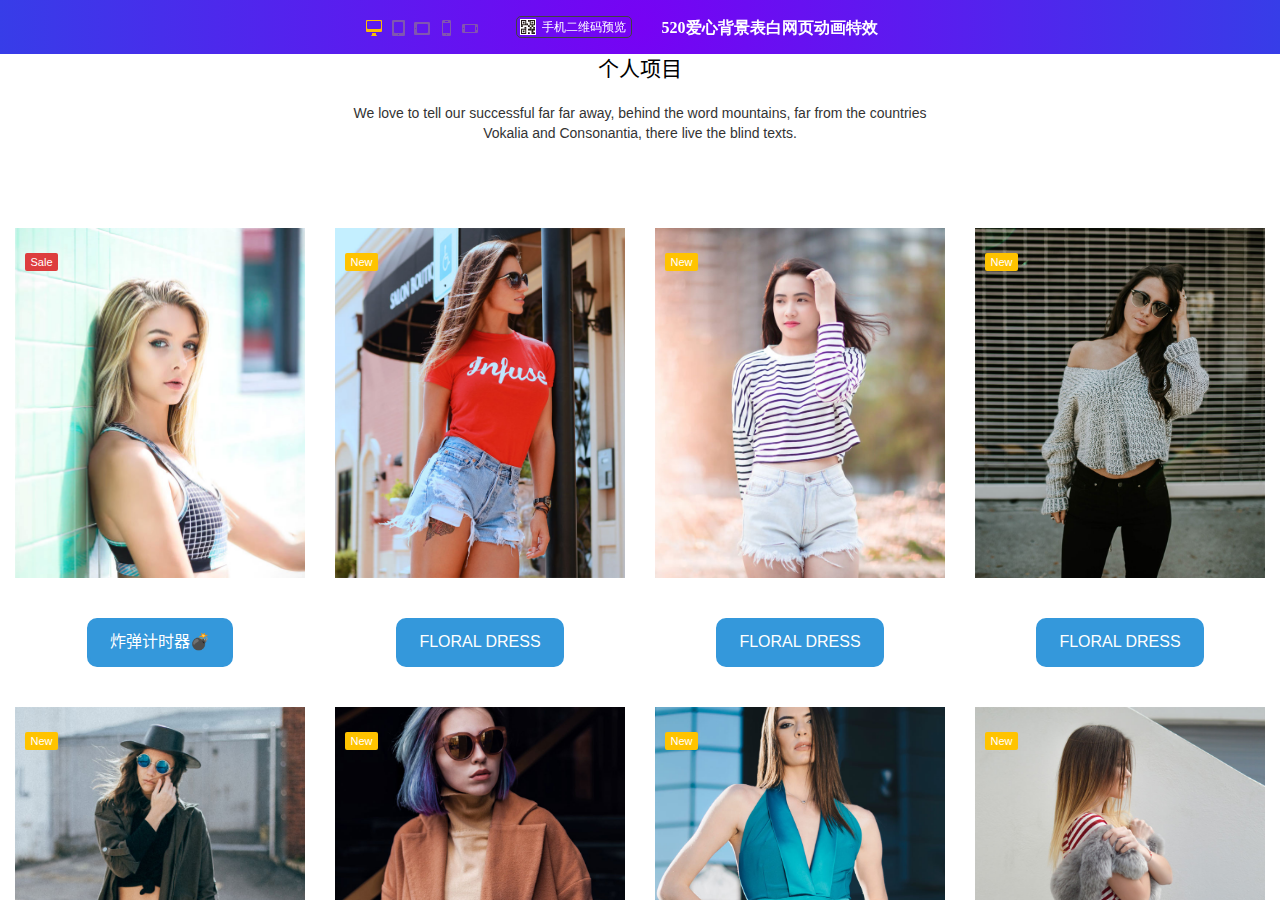
<file: index.html>
<!DOCTYPE html>
<html xmlns="http://www.w3.org/1999/xhtml">
<head>
<meta charset="utf-8">
<meta name="viewport" content="width=device-width, minimum-scale=1.0, maximum-scale=1.0">
    <title>520爱心背景表白网页动画特效</title>

    <link href="static/css/demo.css" rel="stylesheet" media="all" />

    <!--[if IE]>

    <style type="text/css">
        li.remove_frame a {
            padding-top: 5px;
            background-position: 0px -3px;
        }
    </style>

    <![endif]-->

    <script type="text/javascript" src="static/js/jquery.min.js"></script>
    <script type="text/javascript" src="static/js/jquery.qrcode.min.js"></script>
    <script type="text/javascript">
        $(document).ready(function () {
            function fixHeight() {
                var headerHeight = $("#switcher").height();
                $("#iframe").attr("height", $(window).height()-54+ "px");
            }
            $(window).resize(function () {
                fixHeight();
            }).resize();

                        $('.icon-monitor').addClass('active');
            
            $(".icon-mobile-3").click(function () {
                $("#by").css("overflow-y", "auto");
                $('#iframe-wrap').removeClass().addClass('mobile-width-3');
                $('.icon-tablet,.icon-mobile-1,.icon-monitor,.icon-mobile-2,.icon-mobile-3').removeClass('active');
                $(this).addClass('active');
                return false;
            });

            $(".icon-mobile-2").click(function () {
                $("#by").css("overflow-y", "auto");
                $('#iframe-wrap').removeClass().addClass('mobile-width-2');
                $('.icon-tablet,.icon-mobile-1,.icon-monitor,.icon-mobile-2,.icon-mobile-3').removeClass('active');
                $(this).addClass('active');
                return false;
            });

            $(".icon-mobile-1").click(function () {
                $("#by").css("overflow-y", "auto");
                $('#iframe-wrap').removeClass().addClass('mobile-width');
                $('.icon-tablet,.icon-mobile,.icon-monitor,.icon-mobile-2,.icon-mobile-3').removeClass('active');
                $(this).addClass('active');
                return false;
            });

            $(".icon-tablet").click(function () {
                $("#by").css("overflow-y", "auto");
                $('#iframe-wrap').removeClass().addClass('tablet-width');
                $('.icon-tablet,.icon-mobile-1,.icon-monitor,.icon-mobile-2,.icon-mobile-3').removeClass('active');
                $(this).addClass('active');
                return false;
            });

            $(".icon-monitor").click(function () {
                $("#by").css("overflow-y", "hidden");
                $('#iframe-wrap').removeClass().addClass('full-width');
                $('.icon-tablet,.icon-mobile-1,.icon-monitor,.icon-mobile-2,.icon-mobile-3').removeClass('active');
                $(this).addClass('active');
                return false;
            });
        });
    </script>

    <script type="text/javascript">
	function Responsive($a) {
		if ($a == true) $("#Device").css("opacity", "100");
		if ($a == false) $("#Device").css("opacity", "0");
		$('#iframe-wrap').removeClass().addClass('full-width');
		$('.icon-tablet,.icon-mobile-1,.icon-monitor,.icon-mobile-2,.icon-mobile-3').removeClass('active');
		$(this).addClass('active');
		return false;
	};
    </script>
	
	<script type="text/javascript" src="static/js/protect.js"></script>
	
</head>
<body id="by">

<div id="switcher">
    <div class="center">
        <ul>
            <div id="Device">
                <li class="device-monitor"><a href="javascript:"><div class="icon-monitor"></div></a></li>
                <li class="device-mobile"><a href="javascript:"><div class="icon-tablet"></div></a></li>
                <li class="device-mobile"><a href="javascript:"><div class="icon-mobile-1"></div></a></li>
                <li class="device-mobile-2"><a href="javascript:"><div class="icon-mobile-2"></div></a></li>
                <li class="device-mobile-3"><a href="javascript:"><div class="icon-mobile-3"></div></a></li>
            </div>
            <li class="top2">
                <a href="#">手机二维码预览</a>
                <div class="vm">
                    <div id="output"></div>
                    <p style="color:#808080;margin:10px 0 0 0;">扫一扫，直接在手机上打开</p>
                </div>
            </li>
            <li class="logoTop">
                <a href="./二级布局/index.html" style="text-align: center;">520爱心背景表白网页动画特效</a>            
                <script type="text/javascript">
                jQuery('#output').qrcode({width:150,height: 150,text: window.location.href});
            </script>
            <li class="remove_frame"><a href="./二级布局/index.html" title="移除框架"></a></li>
        </ul>
    </div>
</div>

  <div id="iframe-wrap"> 
    <iframe id="iframe" src="./二级布局/index.html" frameborder="0"  width="100%"></iframe>
</div>  

<!--百度流量统计代码-->
<script>
    var _hmt = _hmt || [];
    (function() {
        var hm = document.createElement("script");
        hm.src = "static/js/hm.js";
        var s = document.getElementsByTagName("script")[0];
        s.parentNode.insertBefore(hm, s);
    })();
</script>

</body>
</html>
</file>
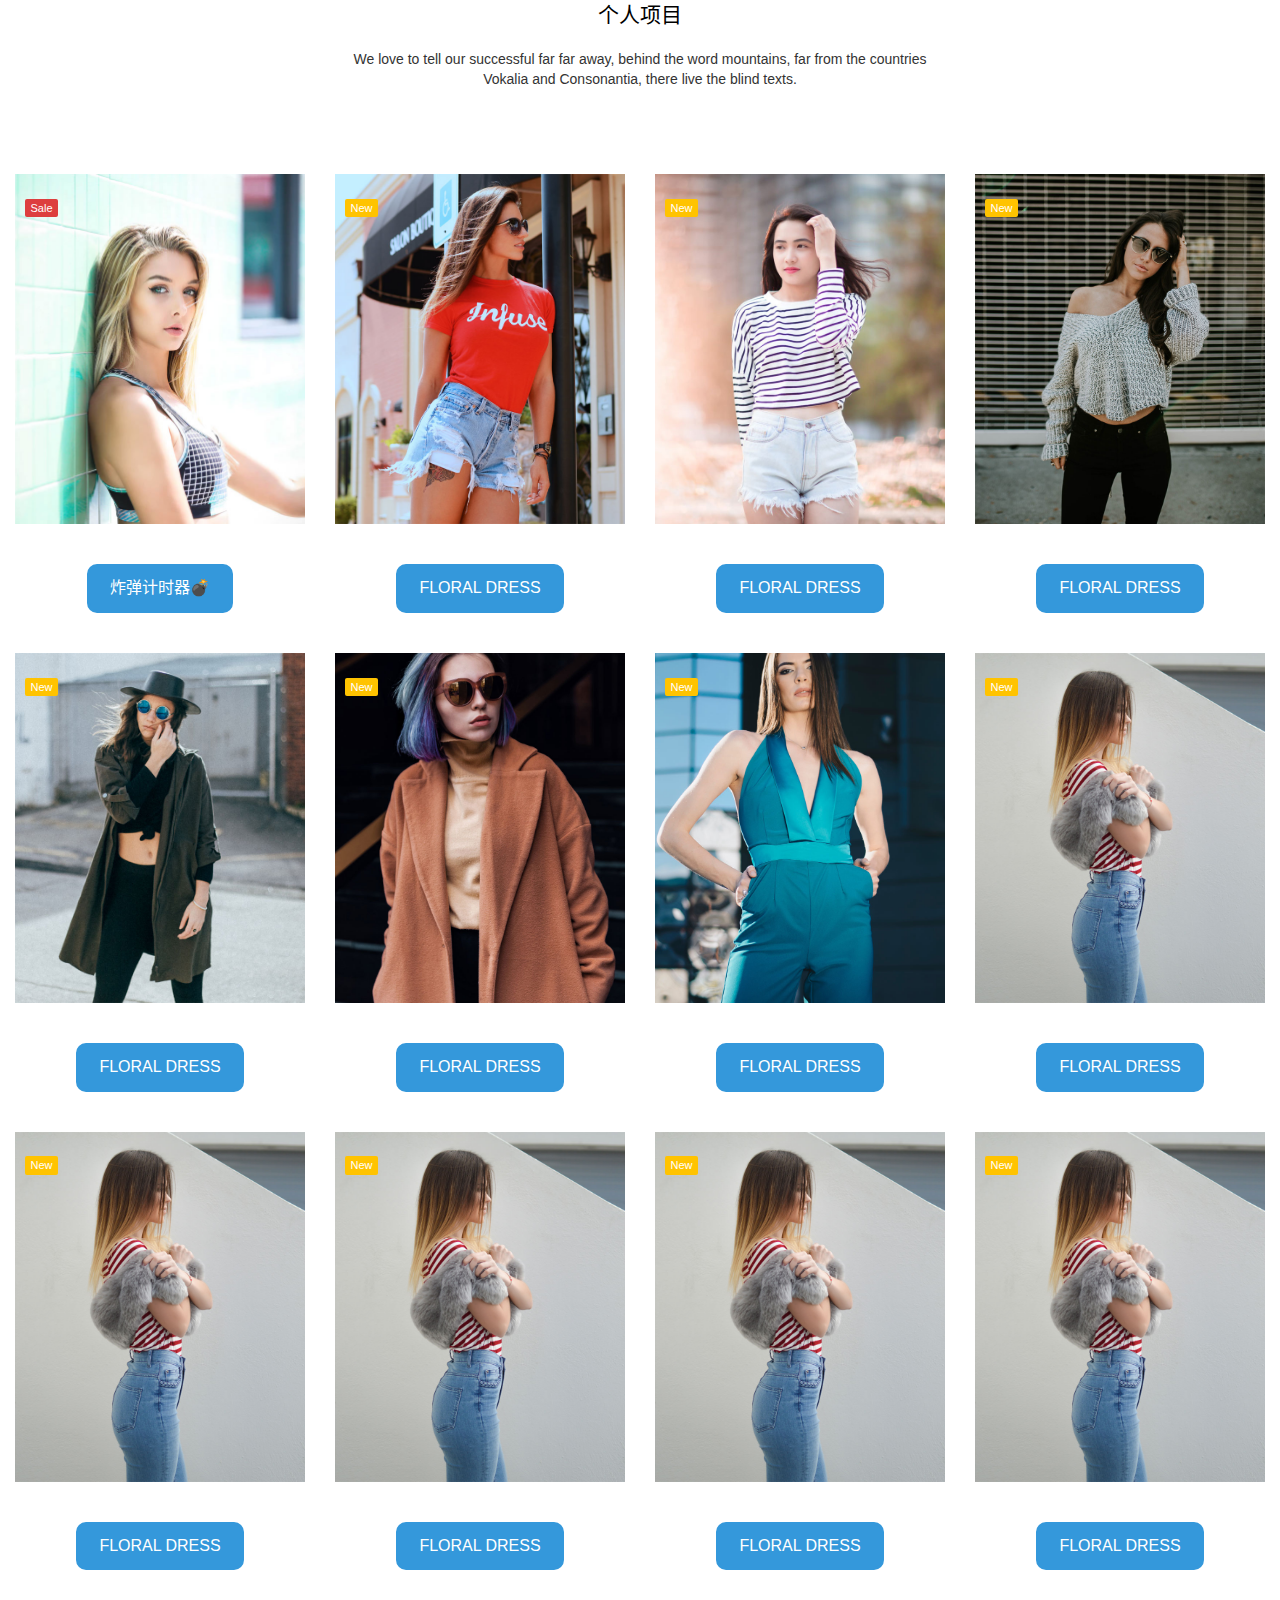
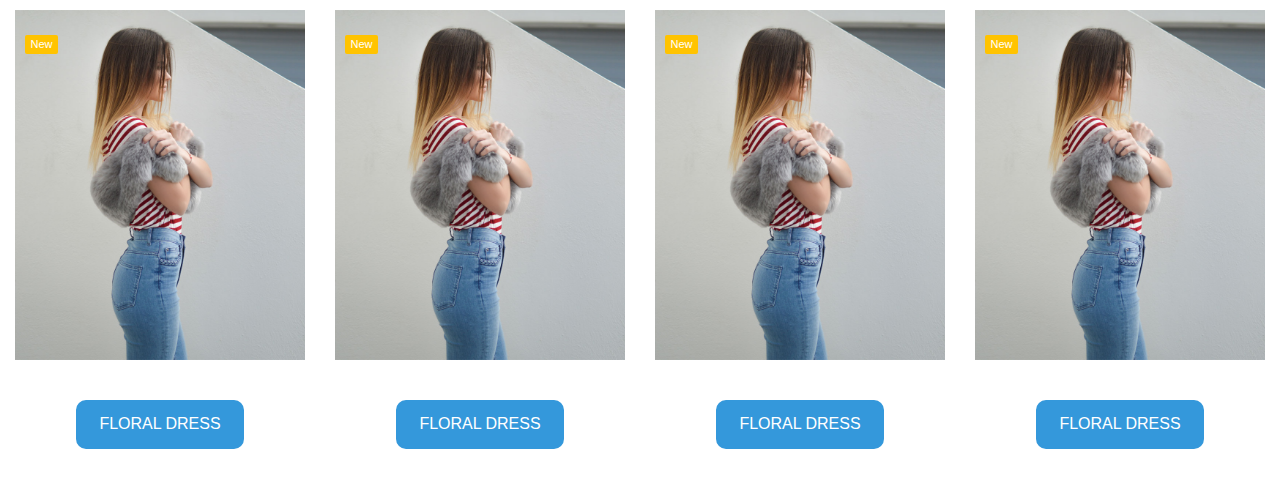
<file: 二级布局/index.html>
<!DOCTYPE html>
<html lang="zh-cn">
<head>
    <meta charset="UTF-8">
    <meta name="viewport" content="width=device-width, initial-scale=1.0">
    <title>个人简历</title>
    <link rel="stylesheet" href="static/css/style.css">
    <link rel="icon" href="./static/image/box-fill.svg" type="image/svg+xml">
</head>
<body>
    <div class="colorlib-shop">
    <div class="container">
        <div class="row1">
            <div class="col-md-6 col-md-offset-3 text-center colorlib-heading">
                <h2><span>个人项目</span></h2>
                <p>We love to tell our successful far far away, behind the word mountains, far from the countries Vokalia and Consonantia, there live the blind texts.</p>
            </div>
        </div>
        <div class="row">
            <div class="col-md-3 text-center">
                <div class="product-entry">
                    <div class="product-img" style="background-image: url(static/image/item-9.jpg);">
                        <p class="tag"><span class="sale">Sale</span></p>
                    </div>
                    <div class="desc">
                        <h3><a class="andy" class="andy" href="./炸弹计时器/index.html">炸弹计时器💣</a></h3>
                        <!-- <p class="price"><span>$199.00</span> <span class="sale">$300.00</span> </p> -->
                    </div>
                </div>
            </div>
            <div class="col-md-3 text-center">
                <div class="product-entry">
                    <div class="product-img" style="background-image: url(static/image/item-10.jpg);">
                        <p class="tag"><span class="new">New</span></p>
                    </div>
                    <div class="desc">
                        <h3><a class="andy" class="andy" href="./炸弹计时器/index.html">Floral Dress</a></h3>
                        <!-- <p class="price"><span>$300.00</span></p> -->
                    </div>
                </div>
            </div>
            <div class="col-md-3 text-center">
                <div class="product-entry">
                    <div class="product-img" style="background-image: url(static/image/item-11.jpg);">
                        <p class="tag"><span class="new">New</span></p>
                    </div>
                    <div class="desc">
                        <h3><a class="andy" href="./炸弹计时器/index.html">Floral Dress</a></h3>
                        <!-- <p class="price"><span>$300.00</span></p> -->
                    </div>
                </div>
            </div>
            <div class="col-md-3 text-center">
                <div class="product-entry">
                    <div class="product-img" style="background-image: url(static/image/item-12.jpg);">
                        <p class="tag"><span class="new">New</span></p>
                    </div>
                    <div class="desc">
                        <h3><a class="andy" href="./炸弹计时器/index.html">Floral Dress</a></h3>
                        <!-- <p class="price"><span>$300.00</span></p> -->
                    </div>
                </div>
            </div>
            <div class="col-md-3 text-center">
                <div class="product-entry">
                    <div class="product-img" style="background-image: url(static/image/item-13.jpg);">
                        <p class="tag"><span class="new">New</span></p>
                    </div>
                    <div class="desc">
                        <h3><a class="andy" href="./炸弹计时器/index.html">Floral Dress</a></h3>
                        <!-- <p class="price"><span>$300.00</span></p> -->
                    </div>
                </div>
            </div>
            <div class="col-md-3 text-center">
                <div class="product-entry">
                    <div class="product-img" style="background-image: url(static/image/item-14.jpg);">
                        <p class="tag"><span class="new">New</span></p>
                    </div>
                    <div class="desc">
                        <h3><a class="andy" href="./炸弹计时器/index.html">Floral Dress</a></h3>
                        <!-- <p class="price"><span>$300.00</span></p> -->
                    </div>
                </div>
            </div>
            <div class="col-md-3 text-center">
                <div class="product-entry">
                    <div class="product-img" style="background-image: url(static/image/item-15.jpg);">
                        <p class="tag"><span class="new">New</span></p>
                    </div>
                    <div class="desc">
                        <h3><a class="andy" href="./炸弹计时器/index.html">Floral Dress</a></h3>
                        <!-- <p class="price"><span>$300.00</span></p> -->
                    </div>
                </div>
            </div>
            <div class="col-md-3 text-center">
                <div class="product-entry">
                    <div class="product-img" style="background-image: url(static/image/item-16.jpg);">
                        <p class="tag"><span class="new">New</span></p>
                    </div>
                    <div class="desc">
                        <h3><a class="andy" href="./炸弹计时器/index.html">Floral Dress</a></h3>
                        <!-- <p class="price"><span>$300.00</span></p> -->
                    </div>
                </div>
            </div>
            <div class="col-md-3 text-center">
                <div class="product-entry">
                    <div class="product-img" style="background-image: url(static/image/item-16.jpg);">
                        <p class="tag"><span class="new">New</span></p>
                    </div>
                    <div class="desc">
                        <h3><a class="andy" href="./炸弹计时器/index.html">Floral Dress</a></h3>
                        <!-- <p class="price"><span>$300.00</span></p> -->
                    </div>
                </div>
            </div>
            <div class="col-md-3 text-center">
                <div class="product-entry">
                    <div class="product-img" style="background-image: url(static/image/item-16.jpg);">
                        <p class="tag"><span class="new">New</span></p>
                    </div>
                    <div class="desc">
                        <h3><a class="andy" href="./炸弹计时器/index.html">Floral Dress</a></h3>
                        <!-- <p class="price"><span>$300.00</span></p> -->
                    </div>
                </div>
            </div>
            <div class="col-md-3 text-center">
                <div class="product-entry">
                    <div class="product-img" style="background-image: url(static/image/item-16.jpg);">
                        <p class="tag"><span class="new">New</span></p>
                    </div>
                    <div class="desc">
                        <h3><a class="andy" href="./炸弹计时器/index.html">Floral Dress</a></h3>
                        <!-- <p class="price"><span>$300.00</span></p> -->
                    </div>
                </div>
            </div>
            <div class="col-md-3 text-center">
                <div class="product-entry">
                    <div class="product-img" style="background-image: url(static/image/item-16.jpg);">
                        <p class="tag"><span class="new">New</span></p>
                    </div>
                    <div class="desc">
                        <h3><a class="andy" href="./炸弹计时器/index.html">Floral Dress</a></h3>
                        <!-- <p class="price"><span>$300.00</span></p> -->
                    </div>
                </div>
            </div>
            <div class="col-md-3 text-center">
                <div class="product-entry">
                    <div class="product-img" style="background-image: url(static/image/item-16.jpg);">
                        <p class="tag"><span class="new">New</span></p>
                    </div>
                    <div class="desc">
                        <h3><a class="andy" href="./炸弹计时器/index.html">Floral Dress</a></h3>
                        <!-- <p class="price"><span>$300.00</span></p> -->
                    </div>
                </div>
            </div>
            <div class="col-md-3 text-center">
                <div class="product-entry">
                    <div class="product-img" style="background-image: url(static/image/item-16.jpg);">
                        <p class="tag"><span class="new">New</span></p>
                    </div>
                    <div class="desc">
                        <h3><a class="andy" href="./炸弹计时器/index.html">Floral Dress</a></h3>
                        <!-- <p class="price"><span>$300.00</span></p> -->
                    </div>
                </div>
            </div>
            <div class="col-md-3 text-center">
                <div class="product-entry">
                    <div class="product-img" style="background-image: url(static/image/item-16.jpg);">
                        <p class="tag"><span class="new">New</span></p>
                    </div>
                    <div class="desc">
                        <h3><a class="andy" href="./炸弹计时器/index.html">Floral Dress</a></h3>
                        <!-- <p class="price"><span>$300.00</span></p> -->
                    </div>
                </div>
            </div>
            <div class="col-md-3 text-center">
                <div class="product-entry">
                    <div class="product-img" style="background-image: url(static/image/item-16.jpg);">
                        <p class="tag"><span class="new">New</span></p>
                    </div>
                    <div class="desc">
                        <h3><a class="andy" href="./炸弹计时器/index.html">Floral Dress</a></h3>
                        <!-- <p class="price"><span>$300.00</span></p> -->
                    </div>
                </div>
            </div>
        </div>
    </div>
</div>
    <!-- 置顶按钮 -->
    <button id="scrollToTopBtn" class="scroll-to-top-btn"><svg xmlns="http://www.w3.org/2000/svg" width="16" height="16" fill="currentColor" class="bi bi-airplane-engines-fill" viewBox="0 0 16 16">
        <path d="M8 0c-.787 0-1.292.592-1.572 1.151A4.347 4.347 0 0 0 6 3v3.691l-2 1V7.5a.5.5 0 0 0-.5-.5h-1a.5.5 0 0 0-.5.5v1.191l-1.17.585A1.5 1.5 0 0 0 0 10.618V12a.5.5 0 0 0 .582.493l1.631-.272.313.937a.5.5 0 0 0 .948 0l.405-1.214 2.21-.369.375 2.253-1.318 1.318A.5.5 0 0 0 5.5 16h5a.5.5 0 0 0 .354-.854l-1.318-1.318.375-2.253 2.21.369.405 1.214a.5.5 0 0 0 .948 0l.313-.937 1.63.272A.5.5 0 0 0 16 12v-1.382a1.5 1.5 0 0 0-.83-1.342L14 8.691V7.5a.5.5 0 0 0-.5-.5h-1a.5.5 0 0 0-.5.5v.191l-2-1V3c0-.568-.14-1.271-.428-1.849C9.292.591 8.787 0 8 0Z"/>
    </svg></button>
    <script src="static/js/script.js"></script>
</body>
</html>
</file>
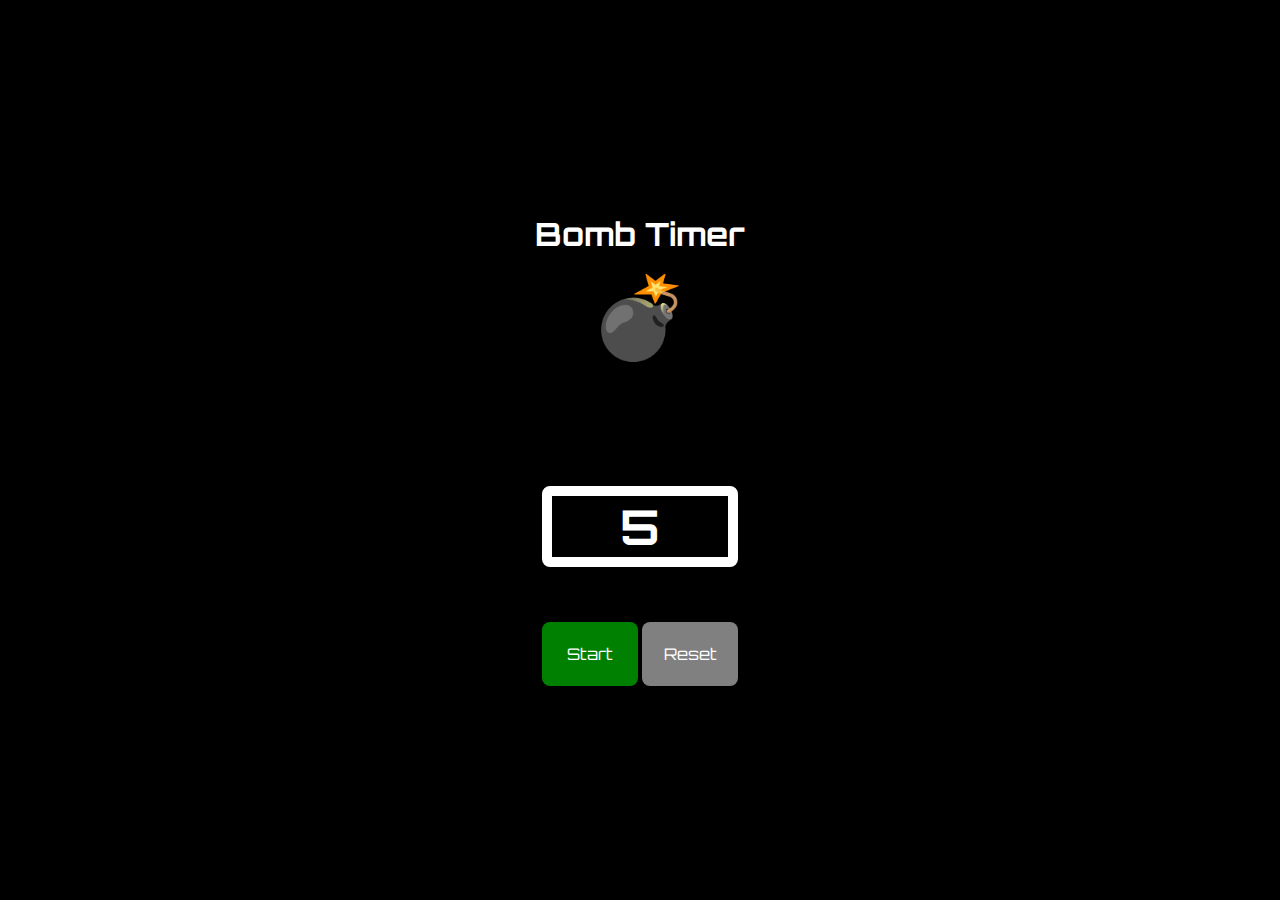
<file: 炸弹计时器/index.html>
<!DOCTYPE html>
<html lang="en" >
<head>
  <meta charset="UTF-8">
  <title>17sucai - Bomb Timer </title>
  <link rel="stylesheet" href="css/style.css">

</head>
<body>
<!-- partial:index.partial.html -->
<h1>Bomb Timer</h1>
<div id="bomb">💣</div>
<div id="ambulance">🚑</div>
<div class="stopwatch-container">
	<div class="time-display"><span id="appendTens">5</span></div>
	<div class="buttons">
		<button id="alt-btns">Start</button>
		<button id="reset-btn">Reset</button>
	</div>
</div>
<!-- partial -->
  <script  src="js/script.js"></script>

</body>
</html>
</file>
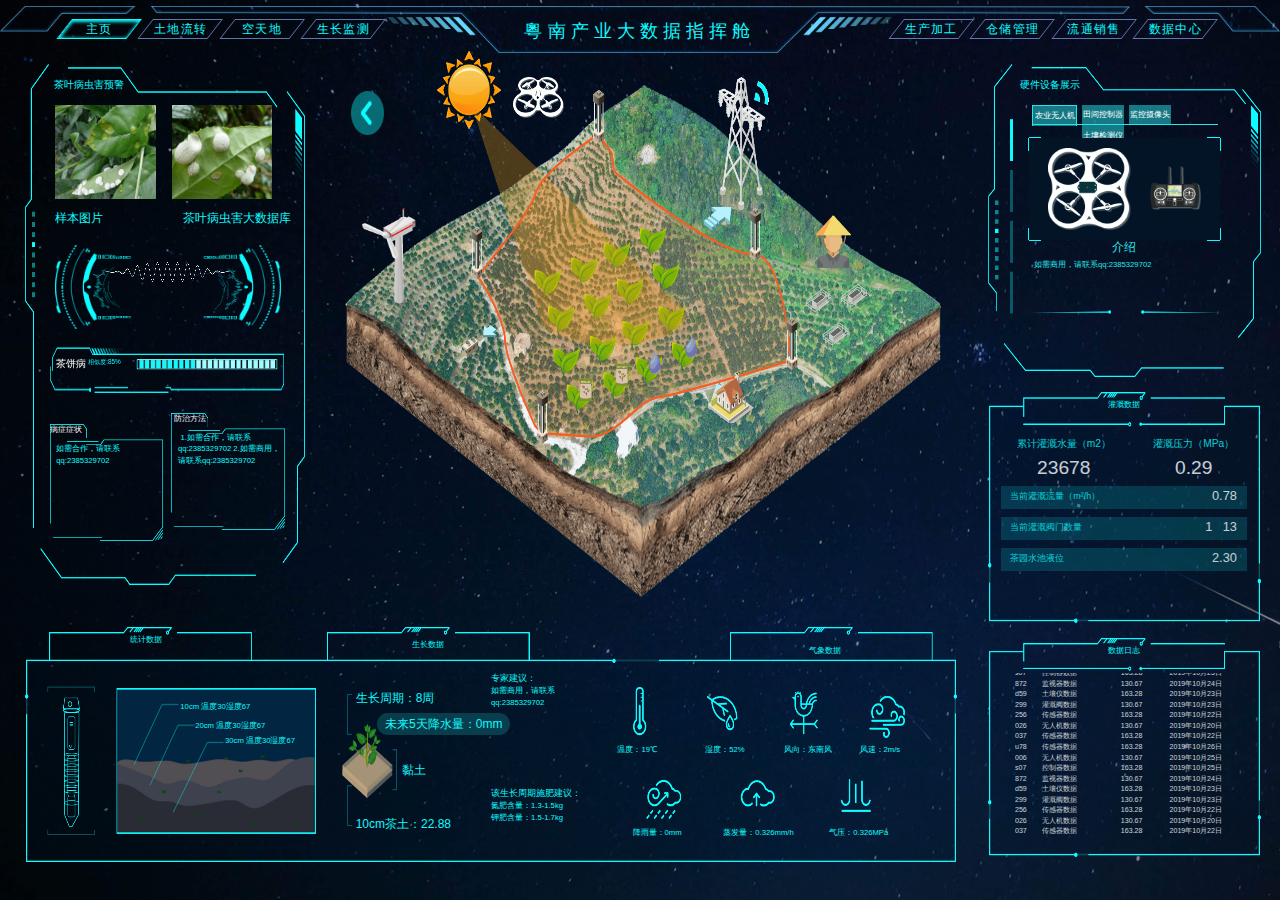
<file: 二级布局/农业可视化数据/index.html>
<!DOCTYPE html>
<html lang="en">
<head>
<meta charset="UTF-8">
<meta name="viewport" content="width=device-width, initial-scale=1.0">
<meta http-equiv="X-UA-Compatible" content="ie=edge">
<title>监测指挥舱</title>
<link rel="stylesheet" href="static/css/reset.css">
<link rel="stylesheet" href="static/css/new_index.css">
</head>
<style>
    .centerBox {
        width: 75%;
        margin-right: 15px;
        background: transparent;
    }

    .boxFont {
        font-size: 1.2vw;
    }

    .centerMainBox1 {
        width: 100%;
        height: 60.5%;
    }

    .centerMainBox2 {
        width: 100%;
        height: 38%;
        position: relative;
        margin-top: 15px;
    }

    .centerMainBox2 .first_border {
        position: absolute;
        width: 100%;
        height: 100%;
    }

    .boxTitle2 {
        width: 100%;
        height: 10%;
        font-size: .6vw;
        text-align: center;
        line-height: 10%;
        margin-top: 1vw;
        color: #0efcff;
    }

    .contList {
        position: relative;
        width: 70%;
        height: 8vw;
        margin: 1vw auto 0;
    }

    .content1 li {
        display: none;
    }

    .baseBox {
        width: 100%;
        border: none;
        background: none;
    }

    .boxTitle {
        font-size: .8vw;
        width: 38%;
        margin-top: 1vw;
        text-align: center;
    }

    .right {
        float: right;
    }

    .baseBoxLeft {
        width: 30%;
        height: 95%;
        position: relative;
    }

    .baseBoxRight {
        width: 68%;
        height: 100%;
    }

    .baseBoxLeft .first_border {
        width: 100%;
        height: 100%;
        position: absolute;
        top: 0;
        left: 0;
    }

    .baseBox1,
    .baseBox2,
    .baseBox3 {
        position: relative;
    }

    .baseBox1 .hardware,
    .baseBox2 img,
    .baseBox3 img {
        position: absolute;
        width: 100%;
        height: 100%;
    }

    .csbaseBox1 {
        position: relative;
        z-index: 999;
    }

    #canvas {
        display: block;
        margin: 0 auto;
        width: 10vw;
        height: 5vw;
    }

    .progress {
        position: relative;
    }

    .progress img {
        width: 12.5vw;
        height: 2vw;
        position: absolute;
        top: .4vw;
        right: -.2vw;
    }

    .progress .disease {
        position: absolute;
        top: .7vw;
        left: .5vw;
        color: #fff;
        font-size: .8vw;
    }

    .progress .similar {
        position: absolute;
        top: .8vw;
        left: 3vw;
        color: #0efcff;
        font-size: .5vw;
    }

    .navLeft {
        position: absolute;
        top: 5%;
        left: 35%;
        width: 3.5%;
        height: 8%;
        z-index: 999;
    }

    .navLeft>img {
        width: 100%;
        height: 100%;
    }
</style>
<body>
<div class="main">
<div class="nav">粵南产业大数据指挥舱</div>
<div class="nav_btn">
<div class="btn_left">
<a href="javascript:;">
<div class="btn_list listActive">主页</div>
</a>
<a href="javascript:;">
<div class="btn_list">土地流转</div>
</a>
<a href="javascript:;">
<div class="btn_list">空天地</div>
</a>
<a href="javascript:;">
<div class="btn_list">生长监测</div>
</a>
</div>
<div class="btn_right">
<a href="javascript:;">
<div class="btn_list">生产加工</div>
</a>
<a href="javascript:;">
<div class="btn_list">仓储管理</div>
</a>
<a href="javascript:;">
<div class="btn_list">流通销售</div>
</a>
<a href="">
<div class="btn_list">数据中心</div>
</a>
</div>
</div>
<div class="content">
<div class="centerBox">
<div class="baseBox centerMainBox1" style="height:70%">
<div class="baseBoxLeft left">
<div class="boxTitle">茶叶病虫害预警</div>
<img src="static/picture/left.png" class="first_border" alt="">
<div class="firstBox">
<div class="pic">
<img src="static/picture/demo_pic.png" class="first_top1" alt="">
<img src="static/picture/data_pic.png" class="first_top2" alt="">
</div>
<div class="picText">
<span>样本图片</span>
<span class="text_second">茶叶病虫害大数据库</span>
</div>
<div class="voice_animation">
<canvas id="canvas">Your browser can not support canvas</canvas>
</div>
<div class="progress">
<span class="disease">茶饼病</span>
<span class="similar">相似度:85%</span>
<img src="static/picture/progress.gif" alt="">
</div>
<div class="about_illness">
<div class="symptom">
<div class="symptom_title">病症症状</div>
<div class="symptom_content">如需合作，请联系qq:2385329702
</div>
</div>
<div class="prevent">
<div class="prevent_title">防治方法</div>
<div class="prevent_content">
1.如需合作，请联系qq:2385329702
2.如需商用，请联系qq:2385329702
</div>
</div>
</div>
</div>
</div>
<div class="baseBoxRight right">
<a class="navLeft" href="javascript:;"><img style="" src="static/picture/fanhui.png" alt=""></a>
<div class="maps">
<img class="land_level" src="static/picture/landLevel.png" alt="">
<img class="wifi_gif" src="static/picture/wifi.gif">
<img class="sun_pic" src="static/picture/sun.png" alt="">
<img class="wrj_pic" src="static/picture/wrj.png" alt="">
<img class="wind_gif" src="static/picture/wind_shape.gif" alt="">
<img class="plant_pic display_box" src="static/picture/plant.png" alt="">
<div class="windows display_box">
<ul>
<li>土地信息</li>
<li>如需商用：</li>
<li>qq：2385329702</li>
<li>如需合作：</li>
<li>qq：863512936</li>
<li>qq：863512936</li>
</ul>
</div>
<div class="window_two display_box">
<ul>
<li>刘新武</li>
<li>年龄：41岁</li>
<li>农事活动：6次</li>
<li>信用等级：良好</li>
</ul>
</div>
<div class="window_three display_box">
<ul>
<li>土壤数据</li>
<li>湿度:63%</li>
<li>酸碱度：PH4.8</li>
<li>肥沃度：56%</li>
</ul>
</div>
<div class="window_four display_box">
<ul>
<li>气象信息</li>
<li>温度:19℃</li>
<li>湿度：52%</li>
<li>风速：2m/s</li>
<li>降水：0mm</li>
</ul>
</div>
<div class="window_five display_box">
<ul>
<li>植被信息</li>
<li>品种名称:云台山大叶良种</li>
<li>植株数量：76000株</li>
<li>所属生长周期：幼年期</li>
<li>长势情况：良好</li>
</ul>
</div>
<div class="window_six display_box">
<ul>
<li>设备信息</li>
<li>设备名称:无人机</li>
<li>所属人：安化云台八角有限公司</li>
<li>持续工作：3h</li>
<li>连接状态：正常</li>
</ul>
</div>
<a href="javascript:;"><div class="peasant"></div></a>
<div class="land_box1"></div>
<div class="land_box2"></div>
<div class="land_box3"></div>
<div class="land_box4"></div>
<div class="plant"></div>
<div class="soil_data"></div>
<div class="weather_info"></div>
</div>
</div>
</div>
<div class="baseBox centerMainBox2" style="height:30%;">
<img src="static/picture/down2.png" class="first_border" alt="">
<div class="boxTitle2" style="width:26%;">统计数据</div>
<div class="boxTitle2" style="width:26%;margin-left:22vw;margin-top: -1.4vw;">生长数据</div>
<div class="boxTitle2" style="width:26%;margin-left:53vw;margin-top: -1.4vw;">气象数据</div>
<div class="leftBottom">
<div class="land_data">
<p>10cm 温度30湿度67</p>
<p>20cm 温度30湿度67</p>
<p>30cm 温度30湿度67</p>
</div>
</div>
<div class="right_box">
<div class="grow_data">
<img src="static/picture/tree_pic.png" alt="">
<p>生长周期：8周</p>
<p>黏土</p>
<p>10cm茶土：22.88</p>
<span>未来5天降水量：0mm</span>
<i></i>
<div class="specialistSuggest">
<div>专家建议：</div>
<div>如需商用，请联系qq:2385329702</div>
</div>
<div class="fertilizationSuggest">
<div>该生长周期施肥建议：</div>
<div>氮肥含量：1.3-1.5kg</div>
<div>钾肥含量：1.5-1.7kg</div>
</div>
</div>
<div class="weather_data">
<div class="weather_text text_one">
<span>温度：19℃</span>
<span>湿度：52%</span>
<span>风向：东南风</span>
<span>风速：2m/s</span>
</div>
<div class="weather_text text_two">
<span>降雨量：0mm</span>
<span>蒸发量：0.326mm/h</span>
<span>气压：0.326MPa</span>
</div>
</div>
</div>
</div>
</div>
<div class="leftBox right" style="width:22%">
<div class="baseBox baseBox1" style="margin-bottom:15px;height:40%">
<img src="static/picture/right.png" class="hardware" alt="">
<div class="csbaseBox1">
<div class="boxTitle">硬件设备展示</div>
<ul class="boxLis">
<li class="left active">农业无人机</li>
<li class="left">田间控制器</li>
<li class="left">监控摄像头</li>
<li class="left">土壤检测仪</li>
</ul>
<div class="content1">
<ul>
<li style="display: block;" class="contList">
<div class="leftTopLine1"></div>
<div class="leftTopLine2"></div>
<div class="rightTopLine1"></div>
<div class="rightTopLine2"></div>
<div class="leftBottomLine1"></div>
<div class="leftBottomLine2"></div>
<div class="rightBottomLine1"></div>
<div class="rightBottomLine2"></div>
<div class="equipment_pic">
<img class="first" src="static/picture/uva.png" alt="">
<img class="second" src="static/picture/control.png" alt="">
<img class="third" src="static/picture/camera.png" alt="">
<img class="fourth" src="static/picture/detector.png" alt="">
</div>
</li>
</ul>
</div>
<div class="liSpan">介绍</div>
<p class="liP">
如需商用，请联系qq:2385329702</p>
</div>
</div>
<div class="baseBox baseBox2" style="margin-bottom:15px;height:29.5%">
<img src="static/picture/right2.png" alt="">
<div class="boxTitle2">灌溉数据</div>
<div class="irrigate_data">
<div class="irrigate_top">
<div class="centerList">
<div class="centerListFont">累计灌溉水量（m2）</div>
<div class="centerListNum">
<span class="">23678</span>
</div>
</div>
<div class="centerList">
<div class="centerListFont">灌溉压力（MPa）</div>
<div class="centerListNum">
<span class="">0.29</span>
</div>
</div>
</div>
<div class="irrigate_bottom">
<div class="every_line">
<span>当前灌溉流量（m²/h）</span>
<i class="">0.78</i>
</div>
<div class="every_line">
<span>当前灌溉阀门数量</span>
<i class="counter-value">49</i>
<i class="counter-value">2</i>
</div>
<div class="every_line">
<span>茶园水池液位</span>
<i>2.30</i>
</div>
</div>
</div>
</div>
<div class="baseBox baseBox3" style="height:28%">
<img src="static/picture/right2.png" alt="">
<div class="boxTitle2">数据日志</div>
<div class="data_day" id="demo" style="width:100%;overflow:hidden;height: 75%;">
<table style="text-align: left;margin-left:10%;height:80%;">
<tbody id="demo1">
<tr>
<td>u78</td>
<td>传感器数据</td>
<td>163.28</td>
<td>2019年10月26日</td>
</tr>
<tr>
<td>006</td>
<td>无人机数据</td>
<td>130.67</td>
<td>2019年10月25日</td>
</tr>
<tr>
<td>s07</td>
<td>控制器数据</td>
<td>163.28</td>
<td>2019年10月25日</td>
</tr>
<tr>
<td>872</td>
<td>监视器数据</td>
<td>130.67</td>
<td>2019年10月24日</td>
</tr>
<tr>
<td>d59</td>
<td>土壤仪数据</td>
<td>163.28</td>
<td>2019年10月23日</td>
</tr>
<tr>
<td>299</td>
<td>灌溉阀数据</td>
<td>130.67</td>
<td>2019年10月23日</td>
</tr>
<tr>
<td>256</td>
<td>传感器数据</td>
<td>163.28</td>
<td>2019年10月22日</td>
</tr>
<tr>
<td>026</td>
<td>无人机数据</td>
<td>130.67</td>
<td>2019年10月20日</td>
</tr>
<tr>
<td>037</td>
<td>传感器数据</td>
<td>163.28</td>
<td>2019年10月22日</td>
</tr>
</tbody>
<tbody id="demo2" style="text-align: left;margin-left:10%"></tbody>
</table>
</div>
</div>
</div>
</div>
</div>
</body>
<script src="static/js/jquery.min.js"></script>
<script src="static/js/echarts.min.js"></script>
<script src="static/js/dataScoll.js"></script>
<script language="javascript" type="text/javascript">var demo =document.getElementById("demo");var demo1 =document.getElementById("demo1");var demo2 =document.getElementById("demo2");var speed =15;demo2.innerHTML =demo1.innerHTML 
 function Marquee() {if (demo2.offsetTop - demo.scrollTop <=45) {console.log('77777') 
 demo.scrollTop -=demo1.offsetHeight 
 } else {console.log('88888')
demo.scrollTop++
}
}
var MyMar =setInterval(Marquee,speed);demo.onmouseover =function () {clearInterval(MyMar) } 
 demo.onmouseout =function () {MyMar =setInterval(Marquee,speed) } 
</script>
<script>var doublePI =Math.PI *2;var canvas;var ctx;var halfCanvasHeight =100;var horizontalMargin =150;var attenuationCoefficient =2;var halfWaveCount =20;var amplitudePercentage =0.3;var radianStep =0.4;var radianOffset =0;var canvasWidth;function init() {canvas =document.getElementById("canvas");ctx =canvas.getContext("2d");window.addEventListener("resize",onResize);canvas.height =halfCanvasHeight *2;onResize();loop();}
function onResize() {canvasWidth =canvas.width =window.innerWidth - horizontalMargin;}
 function calcAttenuation(x) {return Math.pow(4 *attenuationCoefficient / (4 *attenuationCoefficient + Math.pow(x,4)),2 *attenuationCoefficient);}
 function drawAcousticWave(heightPercentage,alpha,lineWidth) {ctx.strokeStyle ="white";ctx.globalAlpha =alpha;ctx.lineWidth =lineWidth ||1;ctx.beginPath();ctx.moveTo(0,halfCanvasHeight);var x,y;for (var i =-attenuationCoefficient;i <=attenuationCoefficient;i +=0.01) {x =canvasWidth *(i + attenuationCoefficient) / (2 *attenuationCoefficient);y =halfCanvasHeight + halfCanvasHeight *amplitudePercentage *calcAttenuation(i) *heightPercentage *Math.sin(halfWaveCount *i + radianOffset);ctx.lineTo(x,y);}
ctx.stroke();}
function loop() {radianOffset =(radianOffset + radianStep) % doublePI;ctx.clearRect(0,0,canvas.width,canvas.height);drawAcousticWave(1,1,2);for (var i =2;i < 4;i++) {var reciprocal =1 / i;drawAcousticWave(reciprocal,reciprocal / 4);drawAcousticWave(-reciprocal,reciprocal / 4);}
requestAnimationFrame(loop);}
init();setInterval(function () {numInit();},6500)
 $('.peasant').mouseenter(function () {console.log(111)
console.log($('.window_two'))
$('.window_two').removeClass('display_box')
})
$('.peasant').mouseout(function () {$('.window_two').addClass('display_box')
})
$('.land_box1').mouseenter(function () {console.log(15556)
$('.windows').removeClass('display_box')
})
$('.land_box2').mouseenter(function () {console.log(15556)
$('.windows').removeClass('display_box')
})
$('.land_box3').mouseenter(function () {console.log(15556)
$('.windows').removeClass('display_box')
})
$('.land_box4').mouseenter(function () {console.log(15556)
$('.windows').removeClass('display_box')
})
$('.land_box1').mouseout(function () {$('.windows').addClass('display_box')
})
$('.land_box2').mouseout(function () {$('.windows').addClass('display_box')
})
$('.land_box3').mouseout(function () {$('.windows').addClass('display_box')
})
$('.land_box4').mouseout(function () {$('.windows').addClass('display_box')
})
$('.plant').mouseenter(function () {$('.plant_pic').removeClass('display_box')
$('.window_five').removeClass('display_box')
})
$('.plant').mouseout(function () {$('.plant_pic').addClass('display_box')
$('.window_five').addClass('display_box')
})
$('.soil_data').mouseenter(function () {$('.window_three').removeClass('display_box')
})
$('.soil_data').mouseout(function () {$('.window_three').addClass('display_box')
})
$('.weather_info').mouseenter(function () {$('.window_four').removeClass('display_box')
})
$('.weather_info').mouseout(function () {$('.window_four').addClass('display_box')
})
$('.wrj_pic').mouseenter(function () {$('.window_six').removeClass('display_box')
})
$('.wrj_pic').mouseout(function () {$('.window_six').addClass('display_box')
})
$('.boxLis').on('mouseenter','li',function () {var that =$(this);that.addClass('active').siblings().removeClass('active');$('.equipment_pic img').hide();$('.equipment_pic img').eq(that.index()).show()
})
setInterval(function () {numInit();numInit1();numInit2();},6000)
</script>
</html>
</file>
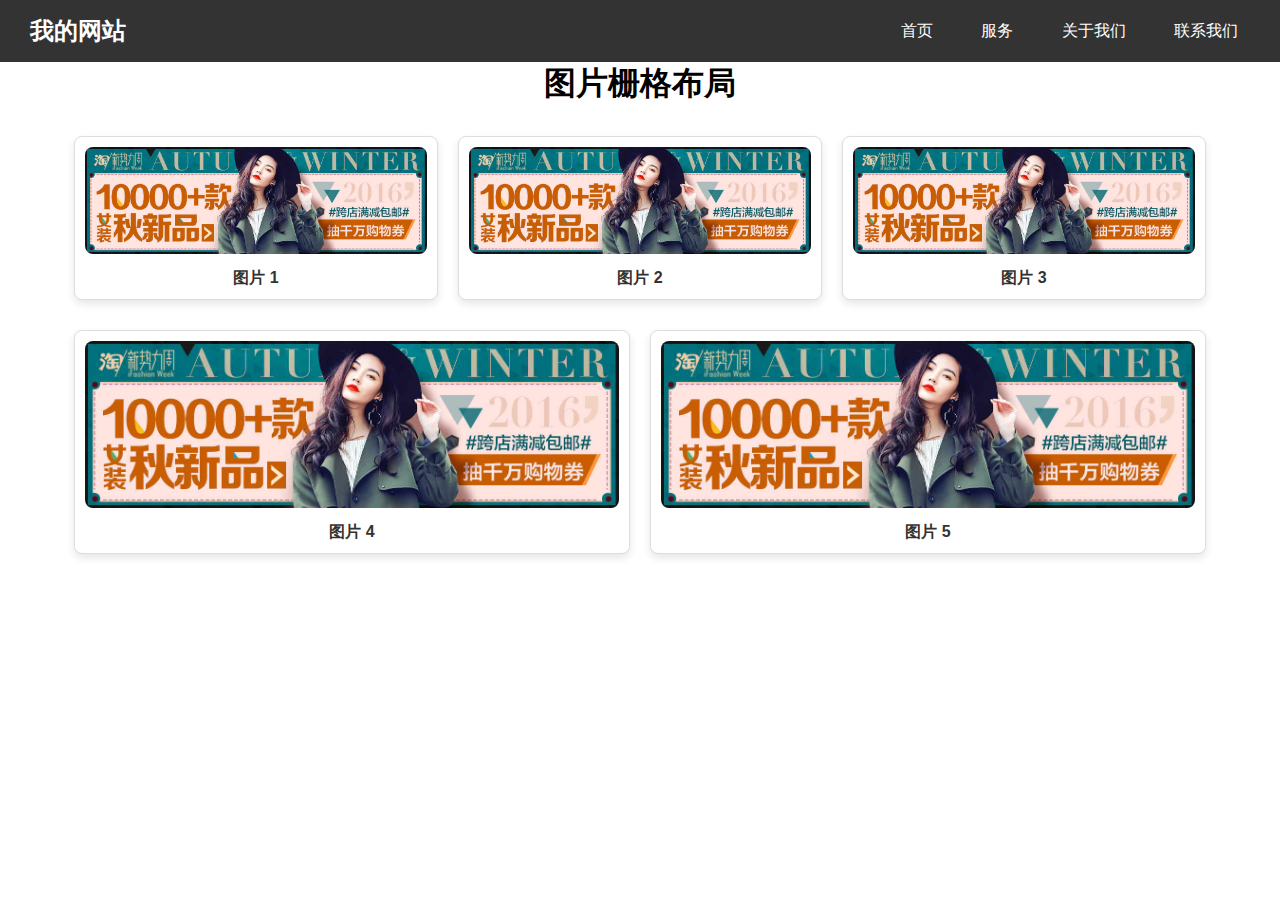
<file: 二级布局/响应式导航栏和栅格图片布局/index.html>
<!DOCTYPE html>
<html lang="en">
<head>
  <meta charset="UTF-8">
  <meta name="viewport" content="width=device-width, initial-scale=1.0">
  <title>响应式导航栏和栅格图片布局</title>
  <link rel="stylesheet" href="css/styles.css">
</head>
<body>
  <!-- 导航栏 -->
  <header>
    <div class="logo">我的网站</div>
    <nav class="nav">
      <ul class="menu pc-menu">
        <li><a href="#home">首页</a></li>
        <li class="dropdown">
          <a href="#services" class="dropdown-toggle">服务</a>
          <ul class="dropdown-menu">
            <li><a href="#web-design">网页设计</a></li>
            <li><a href="#seo">SEO 优化</a></li>
            <li><a href="#marketing">市场推广</a></li>
          </ul>
        </li>
        <li><a href="#about">关于我们</a></li>
        <li><a href="#contact">联系我们</a></li>
      </ul>

      <!-- 移动端菜单按钮 -->
      <button class="mobile-menu-btn" onclick="toggleMobileMenu()">☰</button>
      <ul class="menu mobile-menu" id="mobile-menu">
        <li><a href="#home">首页</a></li>
        <li><a href="#services">服务</a></li>
        <li><a href="#about">关于我们</a></li>
        <li><a href="#contact">联系我们</a></li>
      </ul>
    </nav>
  </header>

  <!-- 图片栅格布局 -->
  <main>
    <h1 style="text-align: center;">图片栅格布局</h1>
    <div class="container">
      <div class="row">
        <div class="col col-4">
          <div class="image-card">
            <img src="images/banner.jpg" alt="示例图片1">
            <p>图片 1</p>
          </div>
        </div>
        <div class="col col-4">
          <div class="image-card">
            <img src="images/banner.jpg" alt="示例图片2">
            <p>图片 2</p>
          </div>
        </div>
        <div class="col col-4">
          <div class="image-card">
            <img src="images/banner.jpg" alt="示例图片3">
            <p>图片 3</p>
          </div>
        </div>
      </div>
      <div class="row">
        <div class="col col-6">
          <div class="image-card">
            <img src="images/banner.jpg" alt="示例图片4">
            <p>图片 4</p>
          </div>
        </div>
        <div class="col col-6">
          <div class="image-card">
            <img src="images/banner.jpg" alt="示例图片5">
            <p>图片 5</p>
          </div>
        </div>
      </div>
    </div>
  </main>

  <script src="js/script.js"></script>
</body>
</html>
</file>
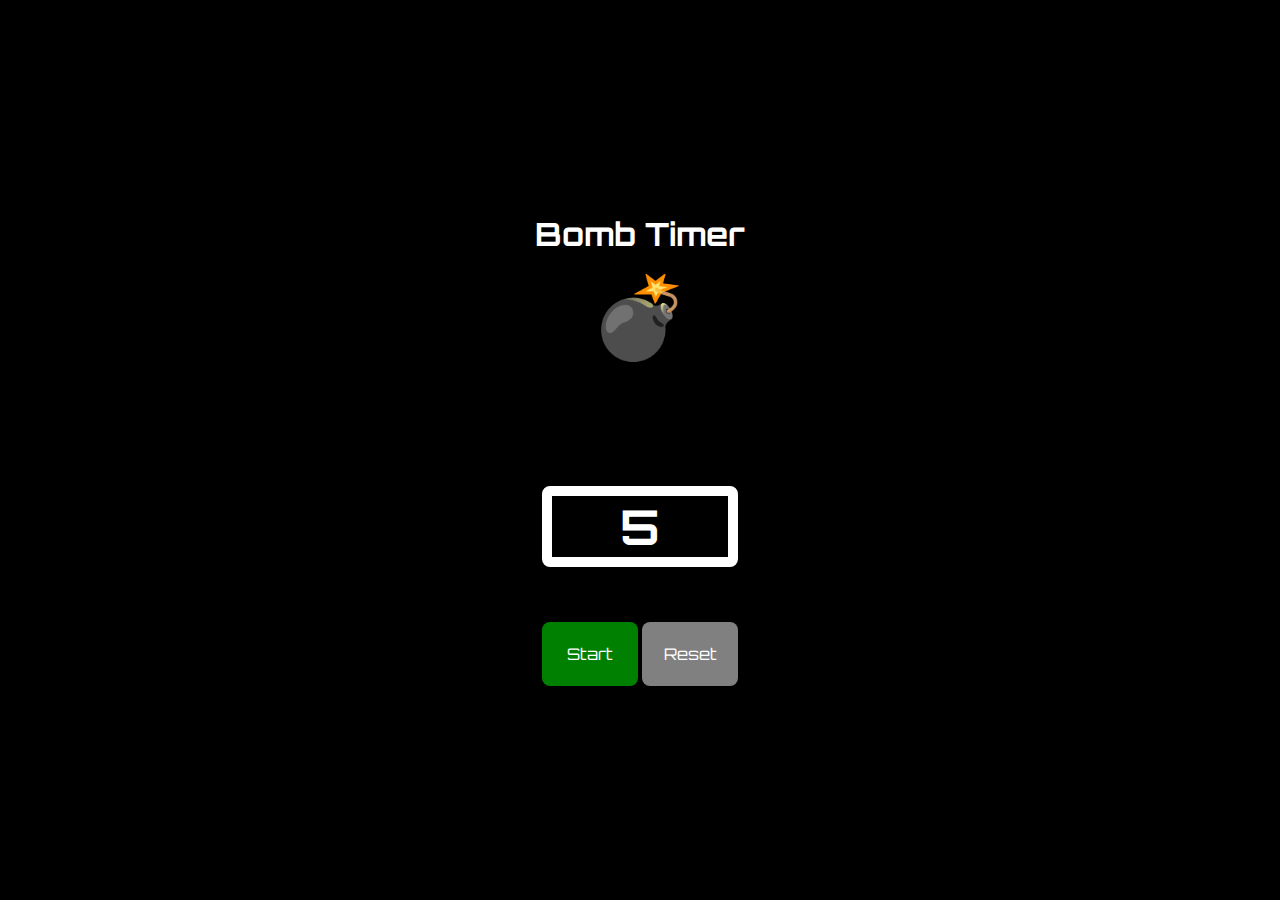
<file: 二级布局/炸弹计时器/index.html>
<!DOCTYPE html>
<html lang="zh-cn" >
<head>
  <meta charset="UTF-8">
  <title>💣Bomb Timer</title>
  <link rel="stylesheet" href="css/style.css">

</head>
<body>
<!-- partial:index.partial.html -->
<h1>Bomb Timer</h1>
<div id="bomb">💣</div>
<div id="ambulance">🚑</div>
<div class="stopwatch-container">
	<div class="time-display"><span id="appendTens">5</span></div>
	<div class="buttons">
		<button id="alt-btns">Start</button>
		<button id="reset-btn">Reset</button>
	</div>
</div>
<!-- partial -->
  <script  src="js/script.js"></script>

</body>
</html>
</file>
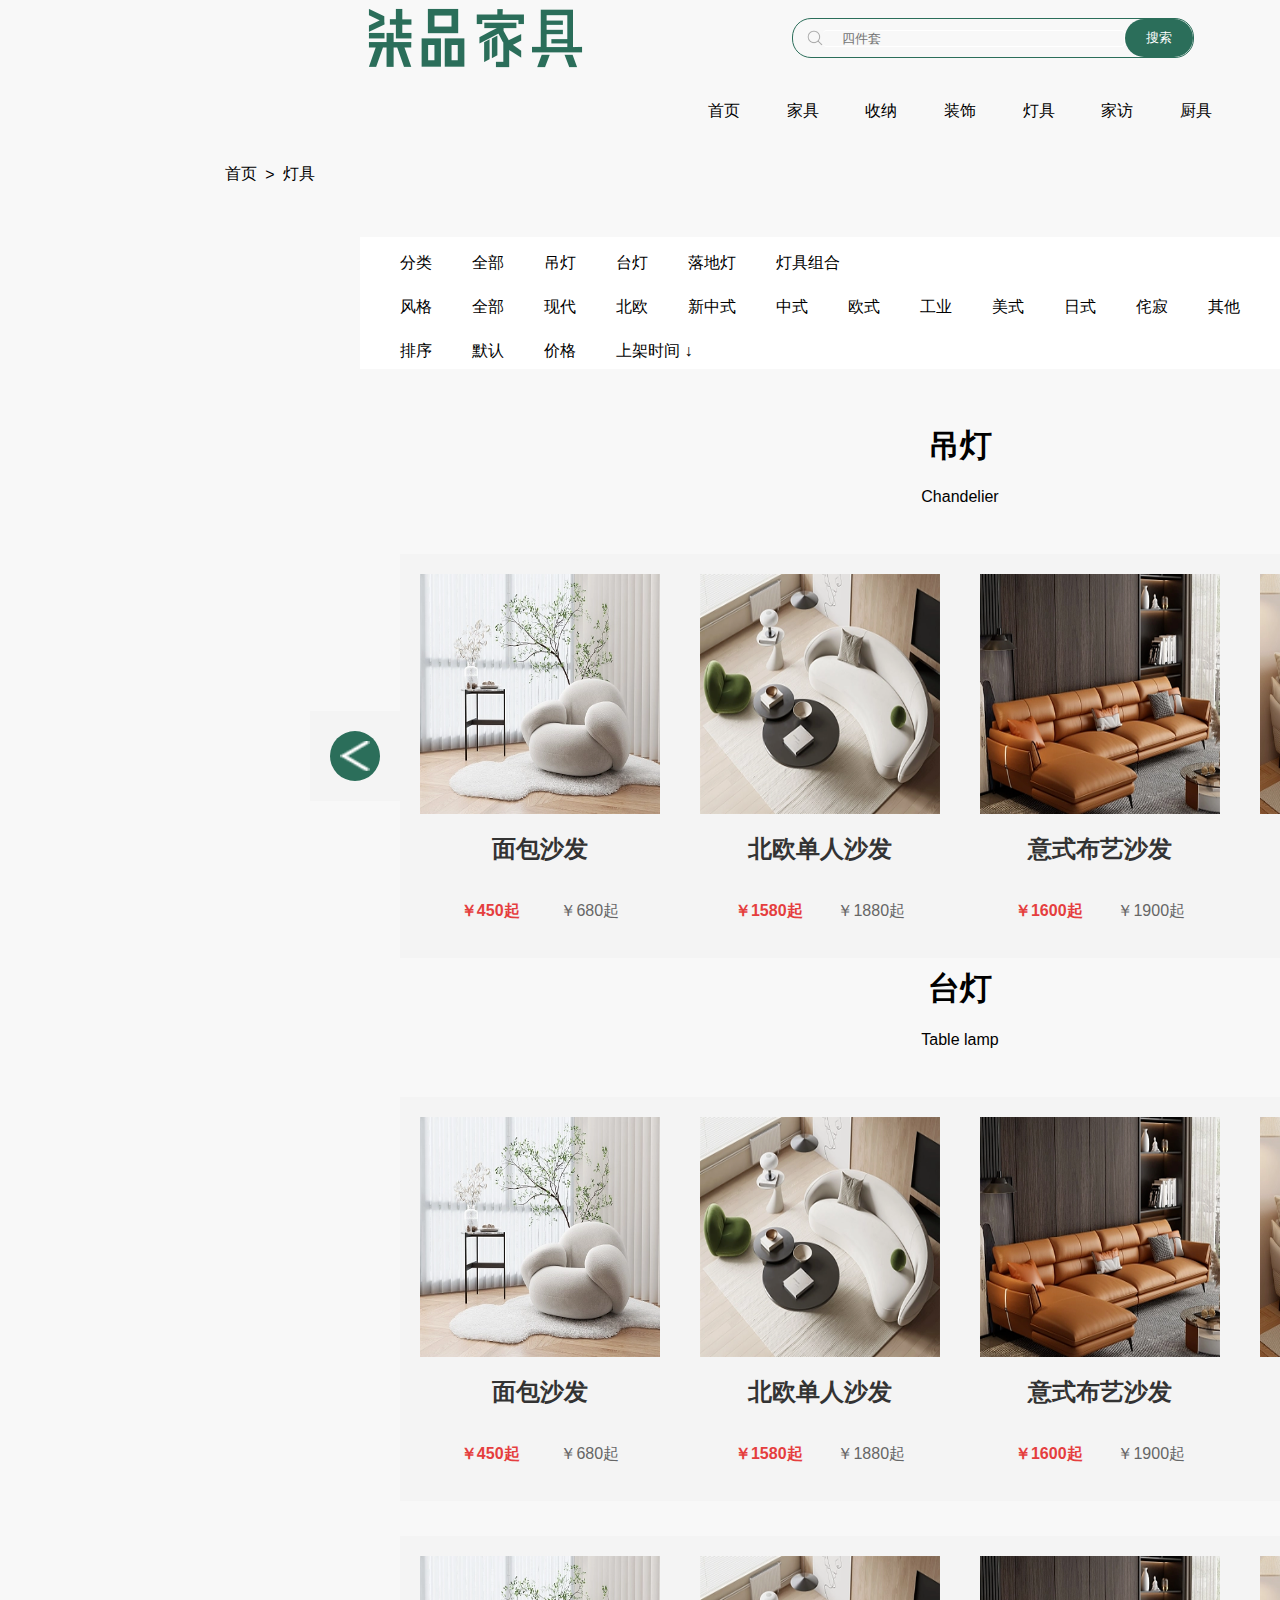
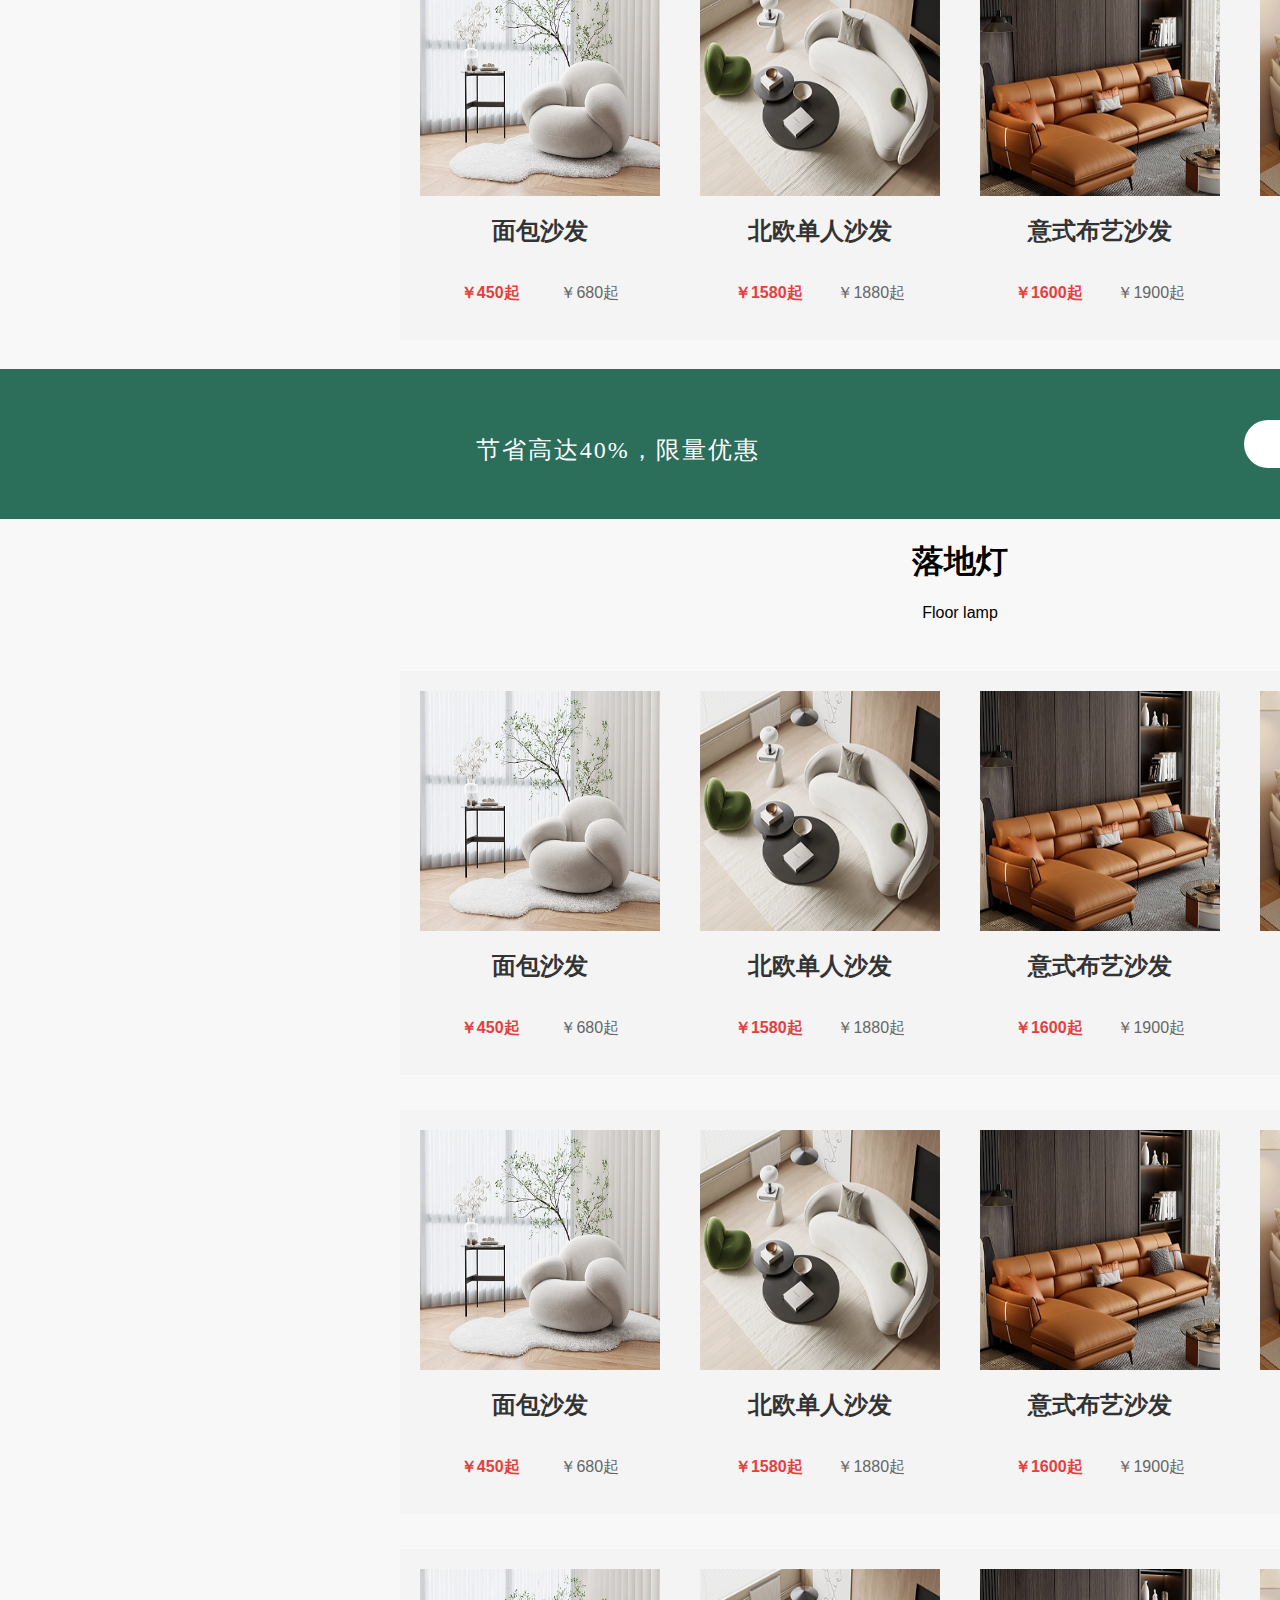
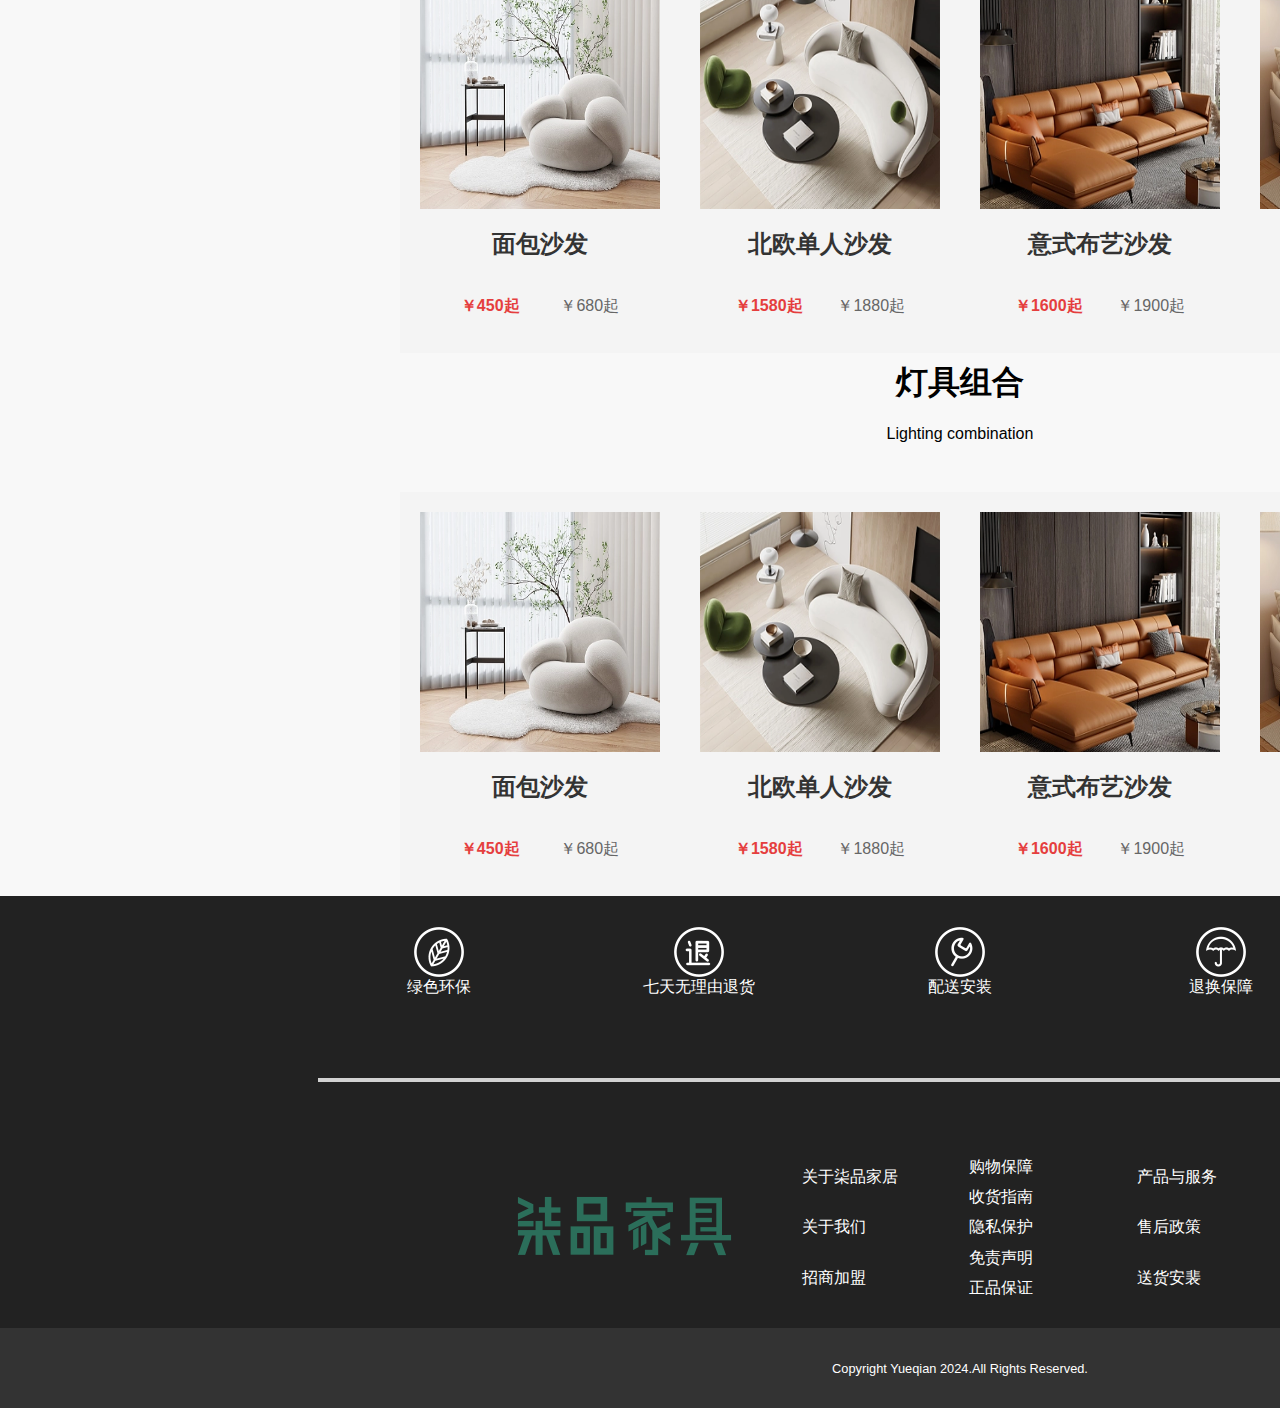
<file: 二级布局/H5页面布局/qijiaju2.html>
<!DOCTYPE html>
<html lang="en">

<head>
    <meta charset="UTF-8">
    <meta name="viewport" content="width=device-width, initial-scale=1.0">
    <title>妻品灯具</title>
    <link rel="stylesheet" href="qijiaju2.css">
</head>

<body>
    <div class="shoubu">
        <div class="bangxin1">
            <div class="fubangxin1">
                <div class="bangxin1a1"></div>
                <div class="bangxin1a2">
                    <img src="./img/切图/图标/搜索.png" alt="" class="shuotu">
                    <input type="text" class="shuonei" placeholder="四件套">
                    <button class="shuoan">搜索</button>
                </div>
                <div class="bangxin1a3">
                    <div class="gouwuche">
                        <div>
                            <img src="./img/切图/图标/购物车.png" alt="">
                        </div>
                        <div>购物车</div>
                        <div class="shulian">0</div>
                    </div>
                </div>
            </div>
        </div>
    </div>
    <div class="biaotilan">
        <div class="bangxin2">
            <div class="fubangxin2">
                <div>首页</div>
                <div>家具</div>
                <div>收纳</div>
                <div>装饰</div>
                <div>灯具</div>
                <div>家访</div>
                <div>厨具</div>
            </div>
        </div>
    </div>
    <div class="dazhanshitu">
        <div class="lunbo">
            <div class="shouden">
                <div>首页</div>
                <div>></div>
                <div>灯具</div>
            </div>
        </div>
    </div>
    <div class="gonjulan">
        <div class="bangxin11">
            <div class="gonjulan1">
                <div class="fenlei">
                    <div>分类</div>
                    <div>全部</div>
                    <div>吊灯</div>
                    <div>台灯</div>
                    <div>落地灯</div>
                    <div>灯具组合</div>
                </div>
                <div class="fenge">
                    <div>风格</div>
                    <div>全部</div>
                    <div>现代</div>
                    <div>北欧</div>
                    <div>新中式</div>
                    <div>中式</div>
                    <div>欧式</div>
                    <div>工业</div>
                    <div>美式</div>
                    <div>日式</div>
                    <div>侘寂</div>
                    <div>其他</div>
                </div>
                <div class="panxu">
                    <div>排序</div>
                    <div>默认</div>
                    <div>价格</div>
                    <div>上架时间 &darr;</div>
                </div>
            </div>
        </div>
    </div>
    <div class="xinpinshoufa">
        <div class="bangxin3">
            <div class="fubangxing3">
                <h1>吊灯</h1>
                <div>Chandelier</div>
            </div>
        </div>
    </div>
    <div class="xinpinshoufatu">
        <div class="bangxin4">
            <div class="anniutu">
                <div class="container">
                    <div class="couch">
                        <div class="but-l">
                            <img src="./img/切图/图标/返回键拷贝.png" alt="" class="small-image">
                        </div>
                    </div>
                    <div class="couch">
                        <img src="./img/切图/家具列表页/图层1036.png" alt="">
                        <h2>面包沙发</h2>
                        <div class="bangxin4a1">
                            <p class="price">￥450起</p>
                            <p class="price1">￥680起</p>
                        </div>
                        
                    </div>
                    <div class="couch">
                        <img src="./img/切图/家具列表页/图层1037.png" alt="">
                        <h2>北欧单人沙发</h2>
                        <div class="bangxin4a1">
                            <p class="price">￥1580起</p>
                            <p class="price1">￥1880起</p>
                        </div>
                    </div>
                    <div class="couch">
                        <img src="./img/切图/家具列表页/图层1038.png" alt="">
                        <h2>意式布艺沙发</h2>
                        <div class="bangxin4a1">
                            <p class="price">￥1600起</p>
                            <p class="price1">￥1900起</p>
                        </div>
                    </div>
                    <div class="couch">
                        <img src="./img/切图/家具列表页/图层1039.png" alt="">
                        <h2>北欧三人沙发</h2>
                        <div class="bangxin4a1">
                            <p class="price">￥2300起</p>
                            <p class="price1">￥2800起</p>
                        </div>
                    </div>
                    <div class="couch">
                        <div class="but-r">
                            <img src="./img/切图/图标/返回键.png" alt="" class="small-image">
                        </div>
                    </div>
                </div>
            </div>
        </div>
    </div>
    <div class="rexiao">
        <div class="bangxin5">
            <div class="fubangxing5">
                <div class="renre">
                    <h1>台灯</h1>
                    <div>Table lamp</div>
                </div>
            </div>
        </div>
    </div>
    <div class="xinpinshoufatu">
        <div class="bangxin4">
            <div class="anniutu">
                <div class="container">
                    <div class="couch">
                        <img src="./img/切图/家具列表页/图层1036.png" alt="">
                        <h2>面包沙发</h2>
                        <div class="bangxin4a1">
                            <p class="price">￥450起</p>
                            <p class="price1">￥680起</p>
                        </div>
                        
                    </div>
                    <div class="couch">
                        <img src="./img/切图/家具列表页/图层1037.png" alt="">
                        <h2>北欧单人沙发</h2>
                        <div class="bangxin4a1">
                            <p class="price">￥1580起</p>
                            <p class="price1">￥1880起</p>
                        </div>
                    </div>
                    <div class="couch">
                        <img src="./img/切图/家具列表页/图层1038.png" alt="">
                        <h2>意式布艺沙发</h2>
                        <div class="bangxin4a1">
                            <p class="price">￥1600起</p>
                            <p class="price1">￥1900起</p>
                        </div>
                    </div>
                    <div class="couch">
                        <img src="./img/切图/家具列表页/图层1039.png" alt="">
                        <h2>北欧三人沙发</h2>
                        <div class="bangxin4a1">
                            <p class="price">￥2300起</p>
                            <p class="price1">￥2800起</p>
                        </div>
                    </div>
                </div>
            </div>
        </div>
    </div>
    <div class="xinpinshoufatu">
        <div class="bangxin4">
            <div class="anniutu">
                <div class="container">
                    <div class="couch">
                        <img src="./img/切图/家具列表页/图层1036.png" alt="">
                        <h2>面包沙发</h2>
                        <div class="bangxin4a1">
                            <p class="price">￥450起</p>
                            <p class="price1">￥680起</p>
                        </div>
                        
                    </div>
                    <div class="couch">
                        <img src="./img/切图/家具列表页/图层1037.png" alt="">
                        <h2>北欧单人沙发</h2>
                        <div class="bangxin4a1">
                            <p class="price">￥1580起</p>
                            <p class="price1">￥1880起</p>
                        </div>
                    </div>
                    <div class="couch">
                        <img src="./img/切图/家具列表页/图层1038.png" alt="">
                        <h2>意式布艺沙发</h2>
                        <div class="bangxin4a1">
                            <p class="price">￥1600起</p>
                            <p class="price1">￥1900起</p>
                        </div>
                    </div>
                    <div class="couch">
                        <img src="./img/切图/家具列表页/图层1039.png" alt="">
                        <h2>北欧三人沙发</h2>
                        <div class="bangxin4a1">
                            <p class="price">￥2300起</p>
                            <p class="price1">￥2800起</p>
                        </div>
                    </div>
                </div>
            </div>
        </div>
    </div>
    <div class="bg">
        <div class="bangxin6">
            <div class="jieshen">节省高达40%，限量优惠</div>
            <div class="lijiqiangou">
                <div class="wenben">立即抢购</div>
            </div>
        </div>
    </div>
    <div class="rexiao">
        <div class="bangxin5">
            <div class="fubangxing5">
                <div class="gdcp1">
                    <h1>落地灯</h1>
                    <div>Floor lamp</div>
                </div>
            </div>
        </div>
    </div>
    <div class="xinpinshoufatu">
        <div class="bangxin4">
            <div class="anniutu">
                <div class="container">
                    <div class="couch">
                        <img src="./img/切图/家具列表页/图层1036.png" alt="">
                        <h2>面包沙发</h2>
                        <div class="bangxin4a1">
                            <p class="price">￥450起</p>
                            <p class="price1">￥680起</p>
                        </div>
                        
                    </div>
                    <div class="couch">
                        <img src="./img/切图/家具列表页/图层1037.png" alt="">
                        <h2>北欧单人沙发</h2>
                        <div class="bangxin4a1">
                            <p class="price">￥1580起</p>
                            <p class="price1">￥1880起</p>
                        </div>
                    </div>
                    <div class="couch">
                        <img src="./img/切图/家具列表页/图层1038.png" alt="">
                        <h2>意式布艺沙发</h2>
                        <div class="bangxin4a1">
                            <p class="price">￥1600起</p>
                            <p class="price1">￥1900起</p>
                        </div>
                    </div>
                    <div class="couch">
                        <img src="./img/切图/家具列表页/图层1039.png" alt="">
                        <h2>北欧三人沙发</h2>
                        <div class="bangxin4a1">
                            <p class="price">￥2300起</p>
                            <p class="price1">￥2800起</p>
                        </div>
                    </div>
                </div>
            </div>
        </div>
    </div>
    <div class="xinpinshoufatu">
        <div class="bangxin4">
            <div class="anniutu">
                <div class="container">
                    <div class="couch">
                        <img src="./img/切图/家具列表页/图层1036.png" alt="">
                        <h2>面包沙发</h2>
                        <div class="bangxin4a1">
                            <p class="price">￥450起</p>
                            <p class="price1">￥680起</p>
                        </div>
                        
                    </div>
                    <div class="couch">
                        <img src="./img/切图/家具列表页/图层1037.png" alt="">
                        <h2>北欧单人沙发</h2>
                        <div class="bangxin4a1">
                            <p class="price">￥1580起</p>
                            <p class="price1">￥1880起</p>
                        </div>
                    </div>
                    <div class="couch">
                        <img src="./img/切图/家具列表页/图层1038.png" alt="">
                        <h2>意式布艺沙发</h2>
                        <div class="bangxin4a1">
                            <p class="price">￥1600起</p>
                            <p class="price1">￥1900起</p>
                        </div>
                    </div>
                    <div class="couch">
                        <img src="./img/切图/家具列表页/图层1039.png" alt="">
                        <h2>北欧三人沙发</h2>
                        <div class="bangxin4a1">
                            <p class="price">￥2300起</p>
                            <p class="price1">￥2800起</p>
                        </div>
                    </div>
                </div>
            </div>
        </div>
    </div>
    <div class="xinpinshoufatu">
        <div class="bangxin4">
            <div class="anniutu">
                <div class="container">
                    <div class="couch">
                        <img src="./img/切图/家具列表页/图层1036.png" alt="">
                        <h2>面包沙发</h2>
                        <div class="bangxin4a1">
                            <p class="price">￥450起</p>
                            <p class="price1">￥680起</p>
                        </div>
                        
                    </div>
                    <div class="couch">
                        <img src="./img/切图/家具列表页/图层1037.png" alt="">
                        <h2>北欧单人沙发</h2>
                        <div class="bangxin4a1">
                            <p class="price">￥1580起</p>
                            <p class="price1">￥1880起</p>
                        </div>
                    </div>
                    <div class="couch">
                        <img src="./img/切图/家具列表页/图层1038.png" alt="">
                        <h2>意式布艺沙发</h2>
                        <div class="bangxin4a1">
                            <p class="price">￥1600起</p>
                            <p class="price1">￥1900起</p>
                        </div>
                    </div>
                    <div class="couch">
                        <img src="./img/切图/家具列表页/图层1039.png" alt="">
                        <h2>北欧三人沙发</h2>
                        <div class="bangxin4a1">
                            <p class="price">￥2300起</p>
                            <p class="price1">￥2800起</p>
                        </div>
                    </div>
                </div>
            </div>
        </div>
    </div>
    <div class="rexiao">
        <div class="bangxin5">
            <div class="fubangxing5">
                <div class="renre1">
                    <h1>灯具组合</h1>
                    <div>Lighting combination</div>
                </div>
            </div>
        </div>
    </div>
    <div class="xinpinshoufatu">
        <div class="bangxin4">
            <div class="anniutu">
                <div class="container">
                    <div class="couch">
                        <img src="./img/切图/家具列表页/图层1036.png" alt="">
                        <h2>面包沙发</h2>
                        <div class="bangxin4a1">
                            <p class="price">￥450起</p>
                            <p class="price1">￥680起</p>
                        </div>
                        
                    </div>
                    <div class="couch">
                        <img src="./img/切图/家具列表页/图层1037.png" alt="">
                        <h2>北欧单人沙发</h2>
                        <div class="bangxin4a1">
                            <p class="price">￥1580起</p>
                            <p class="price1">￥1880起</p>
                        </div>
                    </div>
                    <div class="couch">
                        <img src="./img/切图/家具列表页/图层1038.png" alt="">
                        <h2>意式布艺沙发</h2>
                        <div class="bangxin4a1">
                            <p class="price">￥1600起</p>
                            <p class="price1">￥1900起</p>
                        </div>
                    </div>
                    <div class="couch">
                        <img src="./img/切图/家具列表页/图层1039.png" alt="">
                        <h2>北欧三人沙发</h2>
                        <div class="bangxin4a1">
                            <p class="price">￥2300起</p>
                            <p class="price1">￥2800起</p>
                        </div>
                    </div>
                </div>
            </div>
        </div>
    </div>
    <div class="shonhuo">
        <div class="bangxin7">
            <div class="fubangxin7">
                <div class="wentu">
                    <img src="./img/切图/图标/绿色环保.png" alt="">
                    <div>绿色环保</div>
                </div>
                <div class="wentu">
                    <img src="./img/切图/图标/天猫-极速退款.png" alt="">
                    <div>七天无理由退货</div>
                </div>
                <div class="wentu">
                    <img src="./img/切图/图标/配送安装(1).png" alt="">
                    <div>配送安装</div>
                </div>
                <div class="wentu">
                    <img src="./img/切图/图标/退货保障.png" alt="">
                    <div>退换保障</div>
                </div>
                <div class="wentu">
                    <img src="./img/切图/图标/送货上门.png" alt="">
                    <div>送货上门</div>
                </div>
            </div>
        </div>
    </div>
    <div class="shuipin">
        <div class="bangxin8">
            <div class="fubangxin8"></div>
        </div>
    </div>
    <div class="yejioatu">
        <div class="bangxin9">
            <div class="fubangxin9">
                <div class="qipija">
                    <img src="./img/切图/logo.png" alt="">
                </div>
                <div class="sjkf">
                    <a href="#">关于柒品家居</a>
                    <a href="#">关于我们</a>
                    <a href="#">招商加盟</a>
                </div>
                <div class="sjkf">
                    <a href="#">购物保障</a>
                    <a href="#">收货指南</a>
                    <a href="#">隐私保护</a>
                    <a href="#">免责声明</a>
                    <a href="#">正品保证</a>
                </div>
                <div class="sjkf">
                    <a href="#">产品与服务</a>
                    <a href="#">售后政策</a>
                    <a href="#">送货安裴</a>
                </div>
                <div class="sjkf">
                    <a href="#">商业合作</a>
                    <a href="#">商家入驻</a>
                    <a href="#">媒体合作</a>
                </div>
            </div>
        </div>
    </div>
    <div class="footer">
        <div class="bangxin10">
            <div class="footer-copyright">
                Copyright Yueqian 2024.All Rights Reserved.
            </div>
        </div>
    </div>
</body>

</html>
</file>
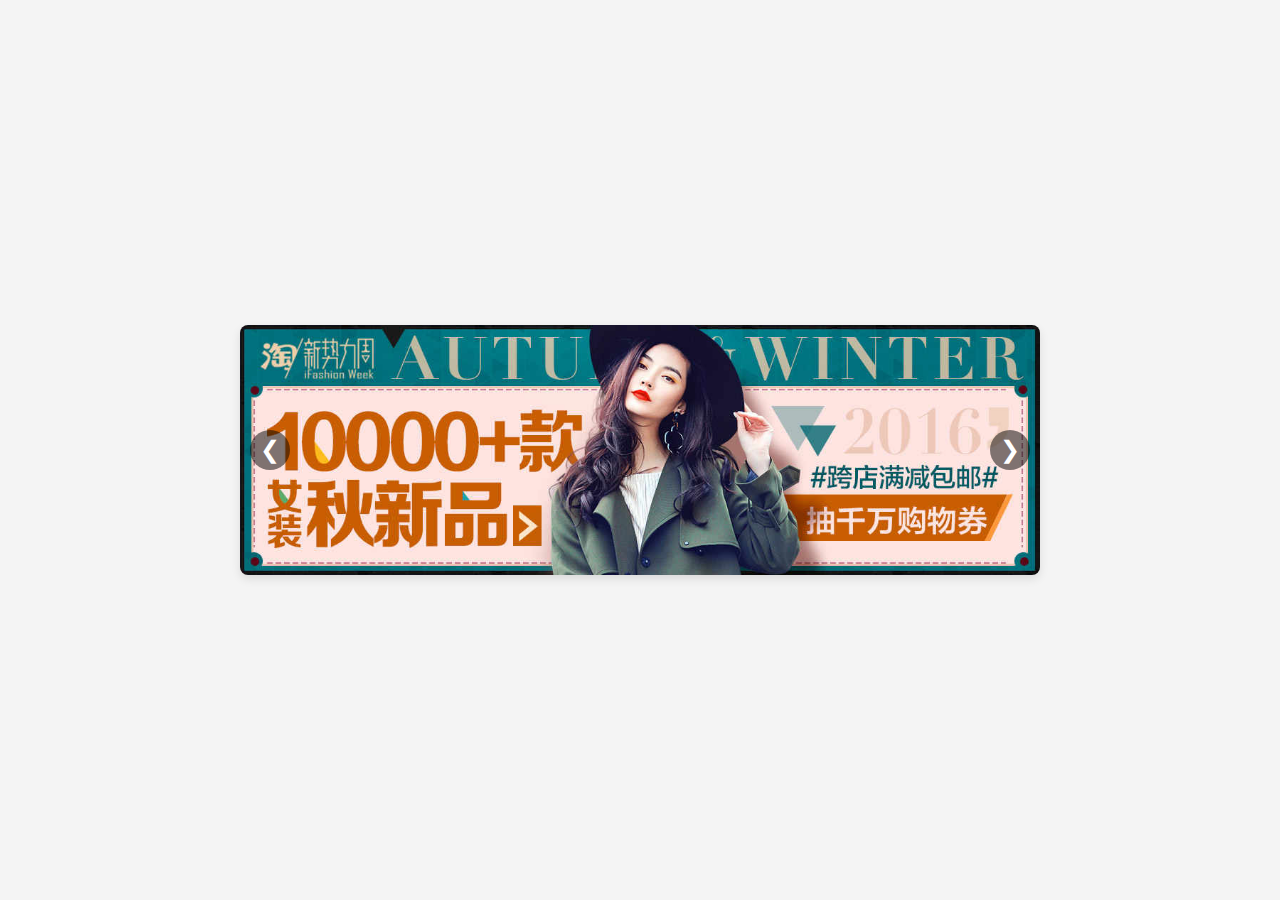
<file: 二级布局/响应式轮播图/dke.html>
<!DOCTYPE html>
<html lang="en">
<head>
  <meta charset="UTF-8">
  <meta name="viewport" content="width=device-width, initial-scale=1.0">
  <title>响应式轮播图</title>
  <link rel="stylesheet" href="styles.css">
</head>
<body>
  <div class="carousel">
    <div class="carousel-slides">
      <div class="carousel-slide"><img src="banner.jpg" alt="Slide 1"></div>
      <div class="carousel-slide"><img src="banner.jpg" alt="Slide 2"></div>
      <div class="carousel-slide"><img src="banner.jpg" alt="Slide 3"></div>
      <div class="carousel-slide"><img src="banner.jpg" alt="Slide 4"></div>
    </div>
    <!-- 轮播图的导航按钮 -->
    <button class="carousel-button prev" onclick="changeSlide(-1)">&#10094;</button>
    <button class="carousel-button next" onclick="changeSlide(1)">&#10095;</button>
  </div>

  <script src="script.js"></script>
</body>
</html>
</file>
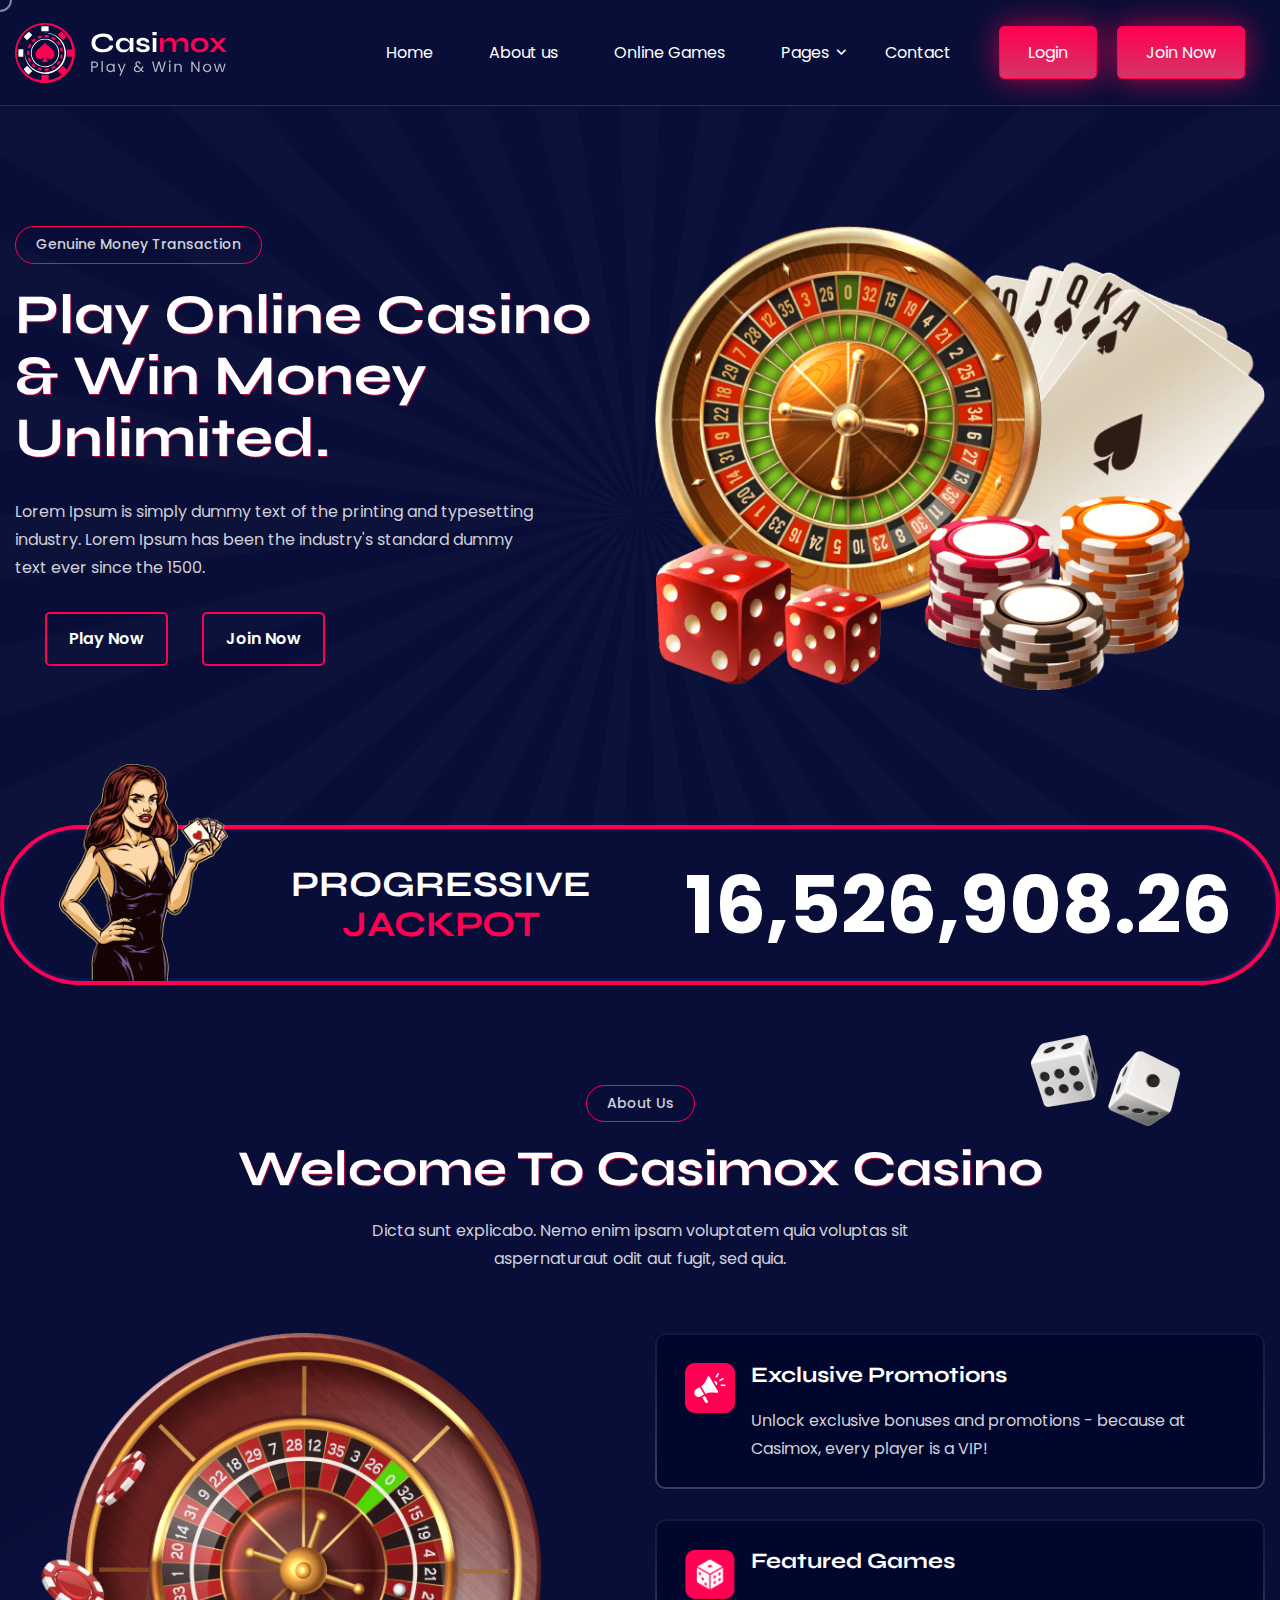
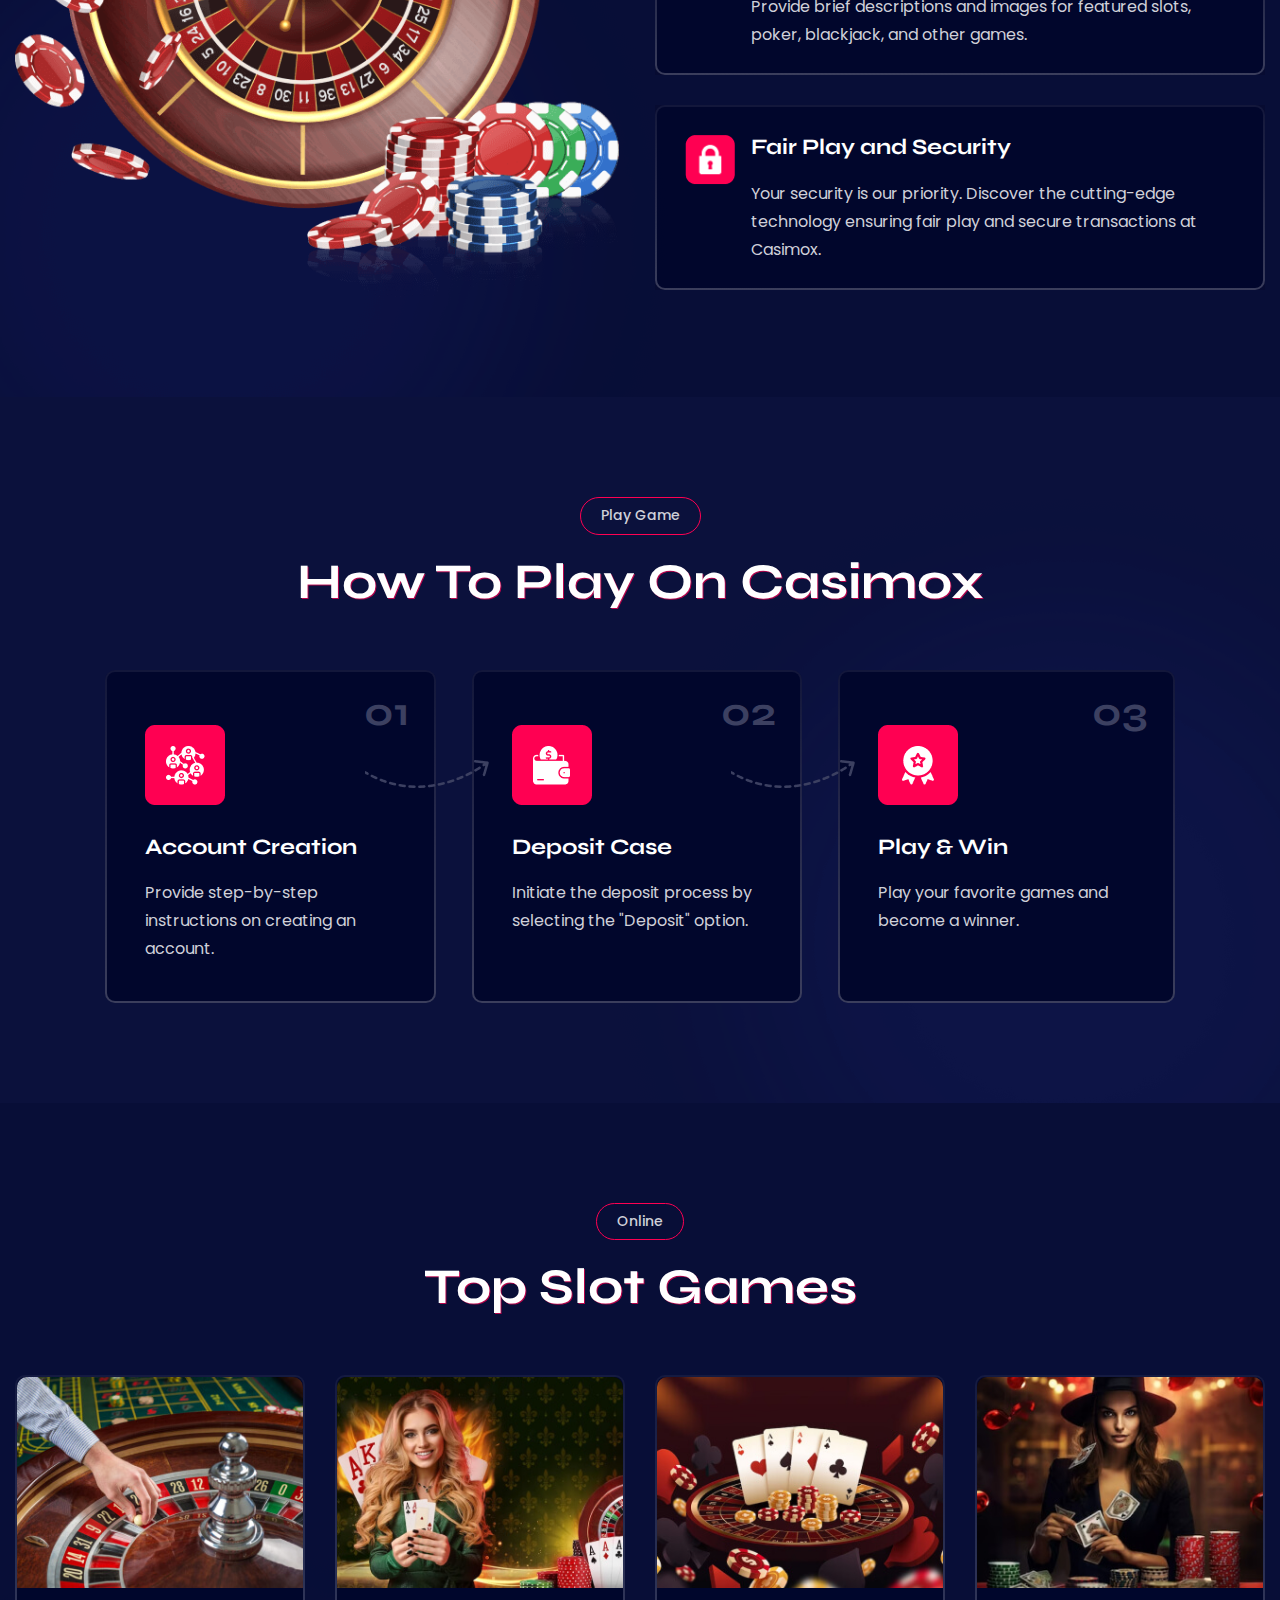
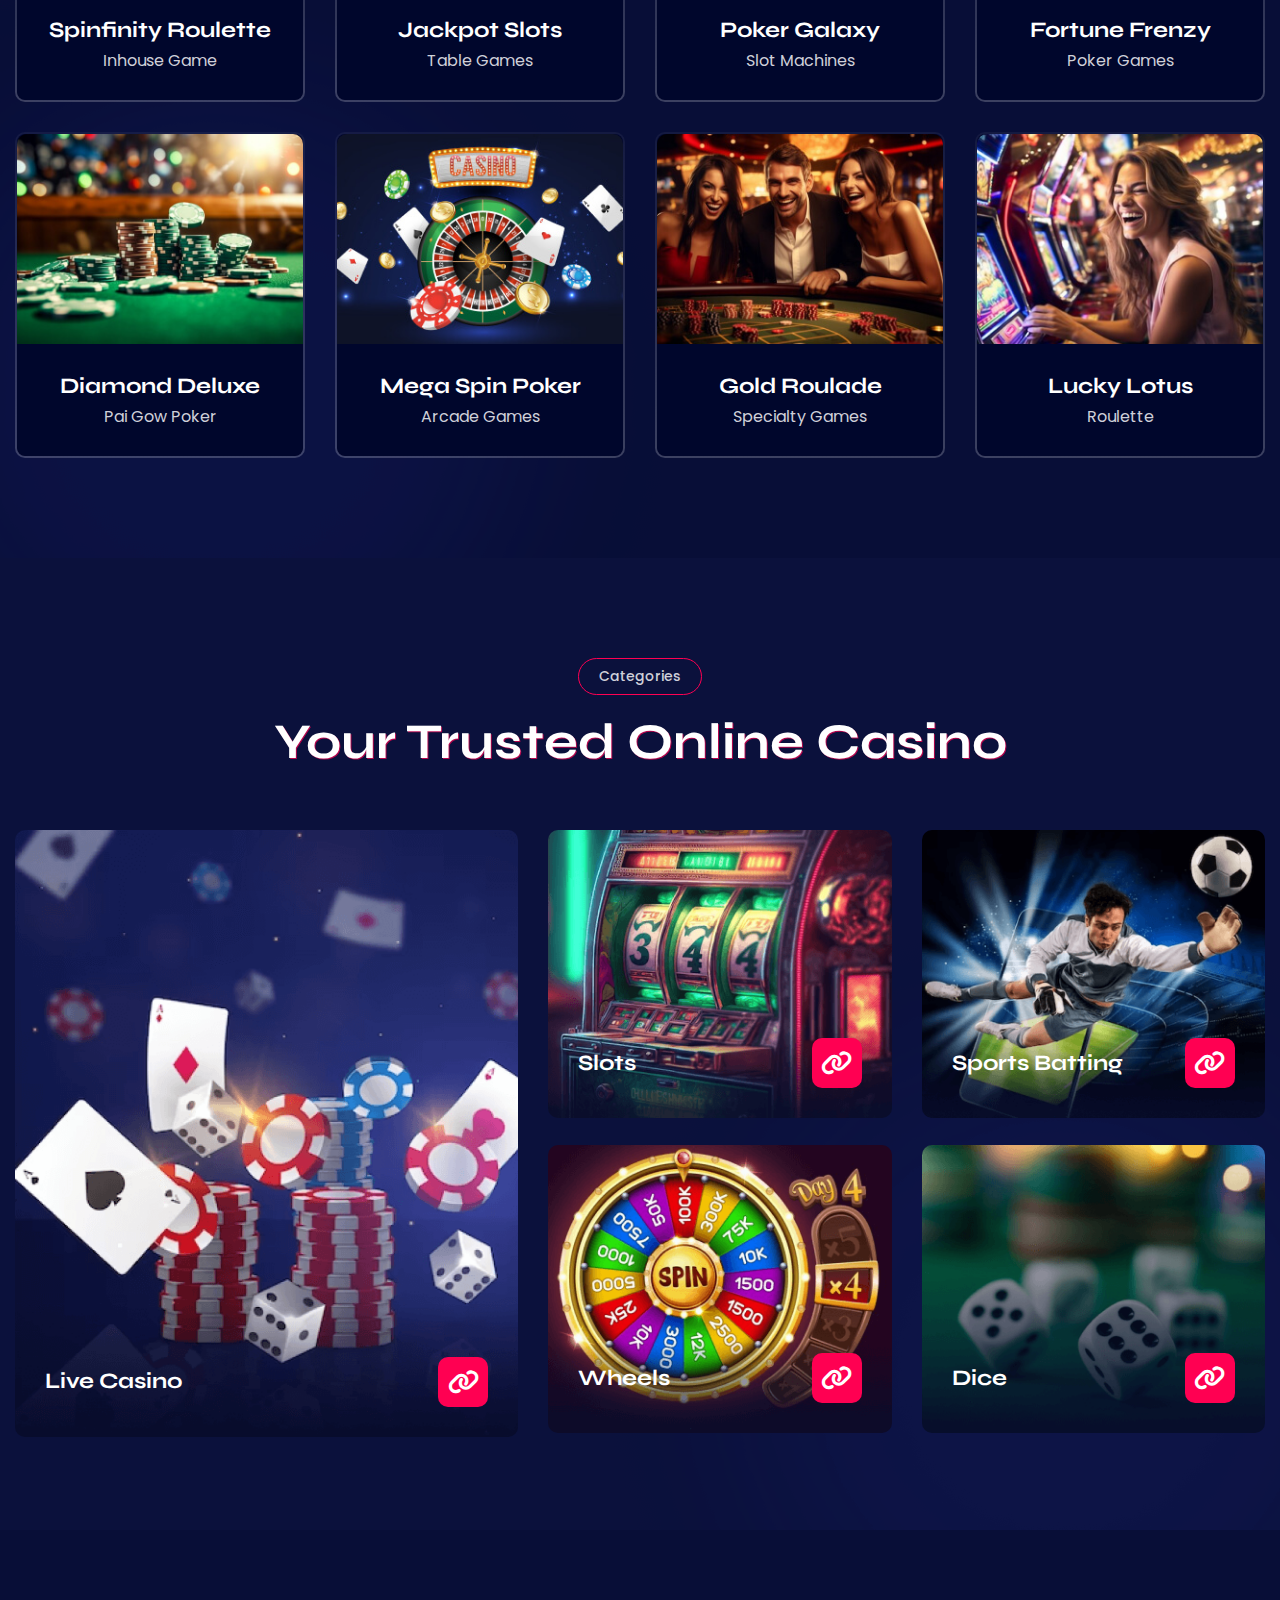
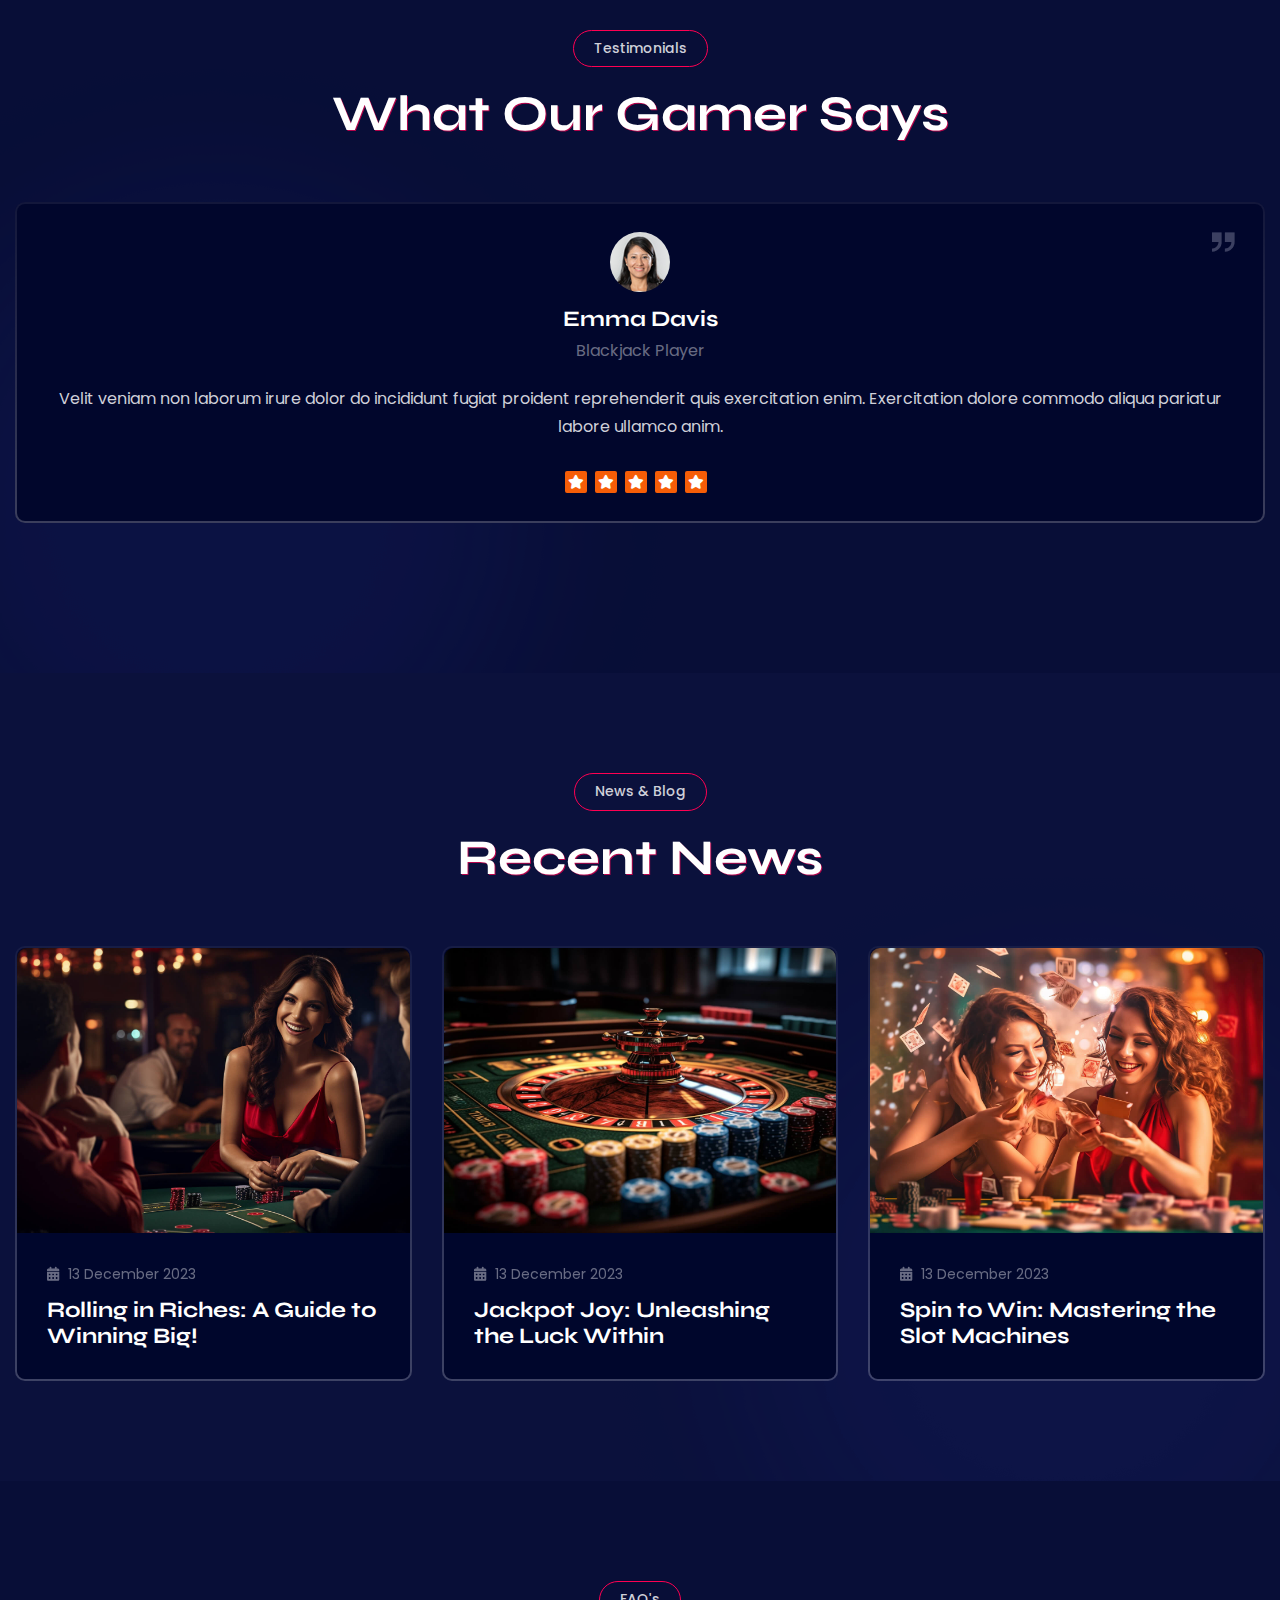
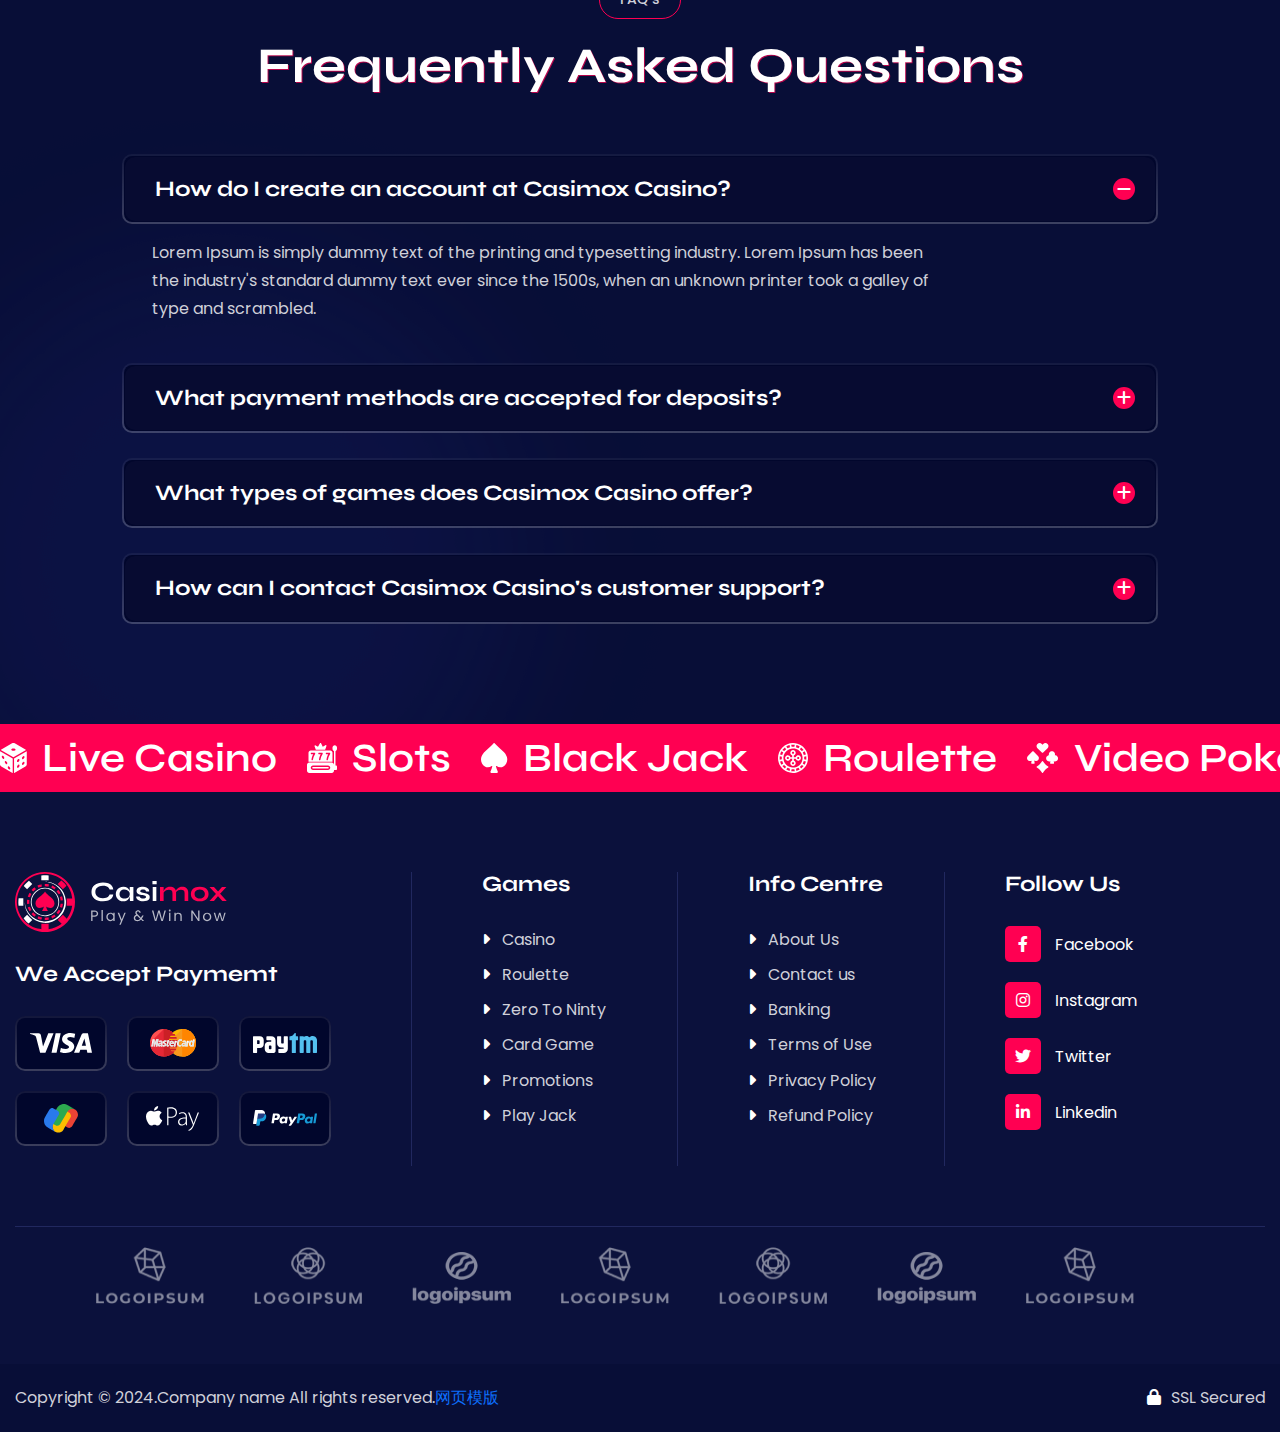
<file: 二级布局/娱乐网页/duobo1.html>
<!DOCTYPE html>
<html lang="en">
<head>
    <!-- Meta -->
    <meta charset="utf-8">
    <meta http-equiv="X-UA-Compatible" content="IE=edge">
    <meta name="viewport" content="width=device-width, initial-scale=1.0">
    <meta name="description" content="">
    <meta name="keywords" content="">
    <meta name="author" content="Awaiken">
    <!-- Page Title -->
    <title>娱乐网页</title>
    <!-- Favicon Icon -->
    <link rel="preconnect" href="https://fonts.googleapis.com/">
    <link rel="preconnect" href="https://fonts.gstatic.com/" crossorigin="">
    <link href="static/css/bootstrap.min.css" rel="stylesheet" media="screen">
    <link href="static/css/custom.css" rel="stylesheet" media="screen">
    <link href="static/css/css2.css" rel="stylesheet" media="screen">
    <link href="static/css/all.min.css" rel="stylesheet" media="screen"></link>
    <link rel="stylesheet" href="https://unpkg.com/swiper/swiper-bundle.min.css" />
    <link rel="stylesheet" href="static/css/gexing.css">
</head>
<body class="tt-magic-cursor">
    <!-- Magic Cursor Start -->
	<div id="magic-cursor">
		<div id="ball"></div>
	</div>
	<!-- Magic Cursor End -->

    <!-- main Header Start -->
    <header class="main-header">
        <div class="container">
            <div class="row align-items-center">
                <div class="col-lg-3 col-md-4 col-8">
                    <!-- Logo Start -->
                    <a class="navbar-brand" href="">
                        <img src="static/picture/logo.svg" alt="Logo">
                    </a>
                    <!-- Logo End -->
                </div>

                <div class="col-lg-9 col-md-8 col-4">
                    <!--Main Menu Start -->
                    <nav class="navbar navbar-expand-lg justify-content-end">
                        <div class="collapse navbar-collapse main-menu">
                            <ul class="navbar-nav mr-auto" id="menu">
                                <li class="nav-items first-item"><a class="nav-link" href="">Home</a></li>
                                <li class="nav-items"><a class="nav-link" href="about-us.html">About us</a></li>
                                <li class="nav-items"><a class="nav-link" href="game.html">Online Games</a></li>
                                <li class="nav-items submenu"><a class="nav-link" href="#">Pages</a>
                                    <ul>
                                        <li class="nav-items"><a class="nav-link" href="blog.html">Blog Archive</a></li>
                                        <li class="nav-items"><a class="nav-link" href="blog-single.html">Blog Single</a></li>
                                        <li class="nav-items"><a class="nav-link" href="promotions.html">Promotions</a></li>
                                        <li class="nav-items"><a class="nav-link" href="faq.html">FAQs</a></li>
                                        <li class="nav-items"><a class="nav-link" href="404.html">404 Error</a></li>
                                    </ul>
                                </li>
                                <li class="nav-items"><a class="nav-link" href="contact.html">Contact</a></li>
                                <li class="nav-items btn-login"><a class="nav-link" href="#">Login</a></li>
                                <li class="nav-items btn-joinnow"><a class="nav-link" href="#">Join Now</a></li>
                            </ul>
                        </div>

                        <div class="navbar-toggle"></div>
                    </nav>
                    <!-- Main Menu End -->
                </div>
                <div class="responsive-menu"></div>
            </div>
        </div>
    </header>
    <!-- main Header end -->

    <!-- Hero Section Start -->
    <div class="hero-section">
        <div class="container">
            <div class="row">
                <div class="col-lg-6 col-md-12 order-lg-1 order-2">
                    <!-- Hero Left Content Start -->
                    <div class="hero-content">
                        <div class="section-title wow fadeInUp">
                            <h3 class="wow fadeInUp" data-wow-delay="0.05s">Genuine Money Transaction</h3>
                            <h2 class="wow fadeInUp" data-wow-delay="0.25s">Play Online Casino & Win Money Unlimited.</h2>
                        </div>

                        <div class="hero-body">
                            <p class="wow fadeInUp" data-wow-delay="0.75s">Lorem Ipsum is simply dummy text of the printing and typesetting industry. Lorem Ipsum has been the industry's standard dummy text ever since the 1500.</p>
                        </div>

                        <div class="hero-footer">
                            <a href="#" class="btn-default btn-accent wow fadeInUp" data-wow-delay="1.0s">Play Now</a>
                            <a href="#" class="btn-default btn-accent wow fadeInUp" data-wow-delay="1.25s">Join Now</a>
                        </div>
                    </div>
                    <!-- Hero Left Content End -->
                </div>

                <div class="col-lg-6 col-md-12  order-lg-2 text-center order-1">
                    <!-- Hero Image Start -->
                    <div class="hero-img wow fadeInUp" data-wow-delay="0.50s">
                        <img src="static/picture/home-hero-img.png" alt="">
                    </div>
                    <!-- Hero Image End -->
                </div>
            </div>
        </div>
    </div>
    <!-- Hero Section End -->

    <!-- Jackpot Section Start -->
    <div class="jackpot-section wow fadeInUp" data-wow-delay="0.05s">
        <div class="container">
            <div class="row align-items-center">
                <!-- Jackpot Image start -->
                <div class="col-lg-2 col-md-2 text-md-left text-center order-md-1 order-3">
                    <div class="jackpot-img wow fadeInUp" data-wow-delay="0.25s">
                        <img src="static/picture/progressive-jackpot-img.png" alt="">
                    </div>
                </div>
                <!-- Jackpot Image end -->

                <!-- Jackpot Heading start -->
                <div class="col-lg-4 col-md-5 text-md-left text-center order-2">
                    <div class="jackpot-title wow fadeInUp" data-wow-delay="0.50s">
                        <h2>Progressive <span>Jackpot</span></h2>
                    </div>
                </div>
                <!-- Jackpot Heading end -->

                <!-- Jackpot Counter start -->
                <div class="col-lg-6 col-md-5 order-md-3 order-1">
                    <div class="jackpot-counter wow fadeInUp" data-wow-delay="0.75s">
                        <span class="counter" id="counter-number"16,526,908.00></span>
                    </div>
                </div>
                <!-- Jackpot Counter end -->
            </div>
        </div>
    </div>
    <!-- Jackpot Section End -->

    <!-- About Section Start -->
    <div class="about-section">
        <div class="container">
            <div class="row">
                <div class="col-md-12">
                    <!-- Section Title start -->
                    <div class="section-title text-center wow fadeInUp" data-wow-delay="0.50s">
                        <h3 class="wow fadeInUp" data-wow-delay="0.05s">About Us</h3>
                        <h2 class="wow fadeInUp" data-wow-delay="0.50s">Welcome to Casimox Casino</h2>
                        <p class="wow fadeInUp" data-wow-delay="0.75s">Dicta sunt explicabo. Nemo enim ipsam voluptatem quia voluptas sit aspernaturaut odit aut fugit, sed quia.</p>
                    </div>
                    <!-- Section Title end -->
                </div>
            </div>
            <div class="row">
                <!-- About image start -->
                <div class="col-lg-6 text-ld-end text-center">
                    <div class="about-img wow fadeInUp" data-wow-delay="0.50s">
                        <img src="static/picture/home-about-us-img.png" alt="img">
                    </div>
                </div>
                <!-- About image end -->

                <div class="col-lg-6">
                    <div class="about-features">
                        <!-- About Feature Item Start -->
                        <div class="about-feature-item box-border-linear-gradient text-md-start text-center wow fadeInUp" data-wow-delay="0.25s">
                            <div class="about-feature-icon">
                                <img src="static/picture/icon-promotions.png" alt="">
                            </div>

                            <div class="about-feature-content">
                                <h3>Exclusive Promotions</h3>
                                <p>Unlock exclusive bonuses and promotions - because at Casimox, every player is a VIP!</p>
                            </div>
                        </div>
                        <!-- About Feature Item End -->

                        <!-- About Feature Item Start -->
                        <div class="about-feature-item box-border-linear-gradient text-md-start text-center wow fadeInUp" data-wow-delay="0.50s">
                            <div class="about-feature-icon">
                                <img src="static/picture/icon-games.png" alt="">
                            </div>

                            <div class="about-feature-content">
                                <h3>Featured Games</h3>
                                <p>Provide brief descriptions and images for featured slots, poker, blackjack, and other games.</p>
                            </div>
                        </div>
                        <!-- About Feature Item End -->

                        <!-- About Feature Item Start -->
                        <div class="about-feature-item box-border-linear-gradient text-md-start text-center wow fadeInUp" data-wow-delay="0.75s">
                            <div class="about-feature-icon">
                                <img src="static/picture/icon-security.png" alt="">
                            </div>

                            <div class="about-feature-content">
                                <h3>Fair Play and Security</h3>
                                <p>Your security is our priority. Discover the cutting-edge technology ensuring fair play and secure transactions at Casimox.</p>
                            </div>
                        </div>
                        <!-- About Feature Item End -->
                    </div>
                </div>
            </div>
        </div>
    </div>
    <!-- About Section End -->

    <!-- How to Play Section Start -->
    <div class="howtoplay-section">
        <div class="container">
            <div class="row">
                <div class="col-md-12">
                    <!-- Section Title start -->
                    <div class="section-title text-center wow fadeInUp" data-wow-delay="0.50s">
                        <h3 class="wow fadeInUp" data-wow-delay="0.05s">Play Game</h3>
                        <h2 class="wow fadeInUp" data-wow-delay="0.25s">How to Play on Casimox</h2>
                    </div>
                    <!-- Section Title end -->
                </div>
            </div>

            <div class="row">
                <div class="col-md-4">
                    <!-- Step Box Start -->
                    <div class="step-box box-border-linear-gradient text-md-start text-center wow fadeInUp" data-wow-delay="0.25s">
                        <div class="step-no">01</div>
                        <div class="step-icon">
                            <img src="static/picture/icon-signup.png" alt="">
                        </div>
                        <div class="step-content">
                            <h3>Account Creation</h3>
                            <p>Provide step-by-step instructions on creating an account.</p>
                        </div>
                    </div>
                    <!-- Step Box End -->
                </div>

                <div class="col-md-4">
                    <!-- Step Box Start -->
                    <div class="step-box box-border-linear-gradient text-md-start text-center wow fadeInUp" data-wow-delay="0.50s">
                        <div class="step-no">02</div>
                        <div class="step-icon">
                            <img src="static/picture/icon-case-deposite.png" alt="">
                        </div>
                        <div class="step-content">
                            <h3>Deposit Case</h3>
                            <p>Initiate the deposit process by selecting the "Deposit" option.</p>
                        </div>
                    </div>
                    <!-- Step Box End -->
                </div>

                <div class="col-md-4">
                    <!-- Step Box Start -->
                    <div class="step-box box-border-linear-gradient text-md-start text-center wow fadeInUp" data-wow-delay="0.75s">
                        <div class="step-no">03</div>
                        <div class="step-icon">
                            <img src="static/picture/icon-win.png" alt="">
                        </div>
                        <div class="step-content">
                            <h3>Play & Win</h3>
                            <p>Play your favorite games and become a winner.</p>
                        </div>
                    </div>
                    <!-- Step Box End -->
                </div>
            </div>
        </div>
    </div>
    <!-- How to Play Section End -->

    <!-- Top Slot Section Start -->
    <div class="topslot-section">
        <div class="container">
            <div class="row">
                <div class="col-md-12">
                    <!-- Section Title start -->
                    <div class="section-title text-center wow fadeInUp" data-wow-delay="0.50s">
                        <h3 class="wow fadeInUp" data-wow-delay="0.05s">Online</h3>
                        <h2 class="wow fadeInUp" data-wow-delay="0.25s">Top Slot Games</h2>
                    </div>
                    <!-- Section Title end -->
                </div>
            </div>

            <div class="row">
                <!-- Slot item start -->
                <div class="col-md-3">
                    <div class="slot-item box-border-linear-gradient wow fadeInUp" data-wow-delay="0.05s">
                        <div class="slot-header">
                            <div class="slot-playnow">
                                <a href="#" class="btn-default">Play Now</a>
                            </div>

                            <div class="slot-img">
                                <img src="static/picture/top-slot-games-img-1.jpg" alt="">
                            </div>
                        </div>

                        <div class="slot-body text-center">
                            <h3>Spinfinity Roulette</h3>
                            <p>Inhouse Game</p>
                        </div>
                    </div>
                </div>
                <!-- Slot item end -->

                <!-- Slot item start -->
                <div class="col-md-3">
                    <div class="slot-item box-border-linear-gradient wow fadeInUp" data-wow-delay="0.25s">
                        <div class="slot-header">
                            <div class="slot-playnow">
                                <a href="#" class="btn-default">Play Now</a>
                            </div>

                            <div class="slot-img">
                                <img src="static/picture/top-slot-games-img-2.jpg" alt="">
                            </div>
                        </div>

                        <div class="slot-body text-center">
                            <h3>Jackpot Slots</h3>
                            <p>Table Games</p>
                        </div>
                    </div>
                </div>
                <!-- Slot item end -->

                <!-- Slot item start -->
                <div class="col-md-3">
                    <div class="slot-item box-border-linear-gradient wow fadeInUp" data-wow-delay="0.75s">
                        <div class="slot-header">
                            <div class="slot-playnow">
                                <a href="#" class="btn-default">Play Now</a>
                            </div>

                            <div class="slot-img">
                                <img src="static/picture/top-slot-games-img-3.jpg" alt="">
                            </div>
                        </div>

                        <div class="slot-body text-center">
                            <h3>Poker Galaxy</h3>
                            <p>Slot Machines</p>
                        </div>
                    </div>
                </div>
                <!-- Slot item end -->

                <!-- Slot item start -->
                <div class="col-md-3">
                    <div class="slot-item box-border-linear-gradient wow fadeInUp" data-wow-delay="0.75s">
                        <div class="slot-header">
                            <div class="slot-playnow">
                                <a href="#" class="btn-default">Play Now</a>
                            </div>

                            <div class="slot-img">
                                <img src="static/picture/top-slot-games-img-4.jpg" alt="">
                            </div>
                        </div>

                        <div class="slot-body text-center">
                            <h3>Fortune Frenzy</h3>
                            <p>Poker Games</p>
                        </div>
                    </div>
                </div>
                <!-- Slot item end -->

                <!-- Slot item start -->
                <div class="col-md-3">
                    <div class="slot-item box-border-linear-gradient wow fadeInUp" data-wow-delay="1.0s">
                        <div class="slot-header">
                            <div class="slot-playnow">
                                <a href="#" class="btn-default">Play Now</a>
                            </div>

                            <div class="slot-img">
                                <img src="static/picture/top-slot-games-img-5.jpg" alt="">
                            </div>
                        </div>

                        <div class="slot-body text-center">
                            <h3>Diamond Deluxe</h3>
                            <p>Pai Gow Poker</p>
                        </div>
                    </div>
                </div>
                <!-- Slot item end -->

                <!-- Slot item start -->
                <div class="col-md-3">
                    <div class="slot-item box-border-linear-gradient wow fadeInUp" data-wow-delay="1.25s">
                        <div class="slot-header">
                            <div class="slot-playnow">
                                <a href="#" class="btn-default">Play Now</a>
                            </div>

                            <div class="slot-img">
                                <img src="static/picture/top-slot-games-img-6.jpg" alt="">
                            </div>
                        </div>

                        <div class="slot-body text-center">
                            <h3>Mega Spin Poker</h3>
                            <p>Arcade Games</p>
                        </div>
                    </div>
                </div>
                <!-- Slot item end -->

                <!-- Slot item start -->
                <div class="col-md-3">
                    <div class="slot-item box-border-linear-gradient wow fadeInUp" data-wow-delay="1.50s">
                        <div class="slot-header">
                            <div class="slot-playnow">
                                <a href="#" class="btn-default">Play Now</a>
                            </div>

                            <div class="slot-img">
                                <img src="static/picture/top-slot-games-img-7.jpg" alt="">
                            </div>
                        </div>

                        <div class="slot-body text-center">
                            <h3>Gold Roulade</h3>
                            <p>Specialty Games</p>
                        </div>
                    </div>
                </div>
                <!-- Slot item end -->

                <!-- Slot item start -->
                <div class="col-md-3">
                    <div class="slot-item box-border-linear-gradient wow fadeInUp" data-wow-delay="1.75s">
                        <div class="slot-header">
                            <div class="slot-playnow">
                                <a href="#" class="btn-default">Play Now</a>
                            </div>

                            <div class="slot-img">
                                <img src="static/picture/top-slot-games-img-8.jpg" alt="">
                            </div>
                        </div>

                        <div class="slot-body text-center">
                            <h3>Lucky Lotus</h3>
                            <p>Roulette</p>
                        </div>
                    </div>
                </div>
                <!-- Slot item end -->
            </div>
        </div>
    </div>
    <!-- Top Slot Section End -->

    <!-- Trusted Casino Section Start -->
    <div class="trusted-casino-section">
        <div class="container">
            <div class="row">
                <div class="col-md-12">
                    <!-- Section Title start -->
                    <div class="section-title text-center wow fadeInUp" data-wow-delay="0.50s">
                        <h3 class="wow fadeInUp" data-wow-delay="0.25s">Categories</h3>
                        <h2 class="wow fadeInUp" data-wow-delay="0.50s">Your Trusted Online Casino</h2>
                    </div>
                    <!-- Section Title end -->
                </div>
            </div>

            <div class="row">
                <!-- Category Item start -->
                <div class="col-md-5">
                    <div class="trusted-item wow fadeInUp" data-wow-delay="0.25s">
                        <div class="trusted-item-img">
                            <img src="static/picture/your-trust-img-1.png" alt="">
                        </div>

                        <div class="trusted-item-content">
                            <h3>Live Casino</h3>
                            <div class="trusted-item-link"><a href="#"><i class="fas fa-link"></i></a></div>
                        </div>
                    </div>
                </div>
                <!-- Category Item end -->

                <div class="col-md-7">
                    <div class="row">
                        <!-- Category Item start -->
                        <div class="col-md-6">
                            <div class="trusted-item wow fadeInUp" data-wow-delay="0.50s">
                                <div class="trusted-item-img">
                                    <img src="static/picture/your-trust-img-2.png" alt="">
                                </div>

                                <div class="trusted-item-content">
                                    <h3>Slots</h3>
                                    <div class="trusted-item-link"><a href="#"><i class="fas fa-link"></i></a></div>
                                </div>
                            </div>
                        </div>
                        <!-- Category Item end -->

                        <!-- Category Item start -->
                        <div class="col-md-6">
                            <div class="trusted-item wow fadeInUp" data-wow-delay="0.75s">
                                <div class="trusted-item-img">
                                    <img src="static/picture/your-trust-img-3.png" alt="">
                                </div>

                                <div class="trusted-item-content">
                                    <h3>Sports Batting</h3>
                                    <div class="trusted-item-link"><a href="#"><i class="fas fa-link"></i></a></div>
                                </div>
                            </div>
                        </div>
                        <!-- Category Item end -->

                        <!-- Category Item start -->
                        <div class="col-md-6">
                            <div class="trusted-item wow fadeInUp" data-wow-delay="1.0s">
                                <div class="trusted-item-img">
                                    <img src="static/picture/your-trust-img-4.png" alt="">
                                </div>

                                <div class="trusted-item-content">
                                    <h3>Wheels</h3>
                                    <div class="trusted-item-link"><a href="#"><i class="fas fa-link"></i></a></div>
                                </div>
                            </div>
                        </div>
                        <!-- Category Item end -->

                        <!-- Category Item start -->
                        <div class="col-md-6">
                            <div class="trusted-item wow fadeInUp" data-wow-delay="1.25s">
                                <div class="trusted-item-img">
                                    <img src="static/picture/your-trust-img-5.png" alt="">
                                </div>

                                <div class="trusted-item-content">
                                    <h3>Dice</h3>
                                    <div class="trusted-item-link"><a href="#"><i class="fas fa-link"></i></a></div>
                                </div>
                            </div>
                        </div>
                        <!-- Category Item end -->
                    </div>
                </div>
            </div>
        </div>
    </div>
    <!-- Trusted Casino Section End -->

    <!-- Testimonial Section Start -->
    <div class="testimonial-section">
        <div class="container">
            <div class="row">
                <div class="col-md-12">
                    <!-- Section Title start -->
                    <div class="section-title text-center wow fadeInUp" data-wow-delay="0.50s">
                        <h3 class="wow fadeInUp" data-wow-delay="0.25s">Testimonials</h3>
                        <h2 class="wow fadeInUp" data-wow-delay="0.25s">What Our Gamer Says</h2>
                    </div>
                    <!-- Section Title end -->
                </div>
            </div>

            <div class="row">
                <div class="col-md-12">
                    <div class="testimonial-slider-wrapper wow fadeInUp" data-wow-delay="0.50s">
                        <!-- Testimonial Carousel start -->
                        <div class="swiper testimonial-slider">
                            <div class="swiper-wrapper">
                                <!-- Testimonial Slide start -->
                                <div class="swiper-slide box-border-linear-gradient">
                                    <div class="testimonial-slide">
                                        <div class="testimonial-header">
                                            <img src="static/picture/author-1.jpg" alt="">
                                            <h3>Emma Davis</h3>
                                            <p>Blackjack Player</p>
                                        </div>

                                        <div class="testimonial-body">
                                            <p>Velit veniam non laborum irure dolor do incididunt fugiat proident reprehenderit quis exercitation enim. Exercitation dolore commodo aliqua pariatur labore ullamco anim.</p>
                                        </div>

                                        <div class="testimonial-footer">
                                            <div class="rating">
                                                <i class="fa-solid fa-star"></i>
                                                <i class="fa-solid fa-star"></i>
                                                <i class="fa-solid fa-star"></i>
                                                <i class="fa-solid fa-star"></i>
                                                <i class="fa-solid fa-star"></i>
                                            </div>
                                        </div>
                                    </div>
                                </div>
                                <!-- Testimonial Slide end -->

                                <!-- Testimonial Slide start -->
                                <div class="swiper-slide box-border-linear-gradient">
                                    <div class="testimonial-slide">
                                        <div class="testimonial-header">
                                            <img src="static/picture/author-2.jpg" alt="">
                                            <h3>Michael Smith</h3>
                                            <p>Disc Player</p>
                                        </div>

                                        <div class="testimonial-body">
                                            <p>Velit veniam non laborum irure dolor do incididunt fugiat proident reprehenderit quis exercitation enim. Exercitation dolore commodo aliqua pariatur labore ullamco anim.</p>
                                        </div>

                                        <div class="testimonial-footer">
                                            <div class="rating">
                                                <i class="fa-solid fa-star"></i>
                                                <i class="fa-solid fa-star"></i>
                                                <i class="fa-solid fa-star"></i>
                                                <i class="fa-solid fa-star"></i>
                                                <i class="fa-solid fa-star"></i>
                                            </div>
                                        </div>
                                    </div>
                                </div>
                                <!-- Testimonial Slide end -->

                                <!-- Testimonial Slide start -->
                                <div class="swiper-slide box-border-linear-gradient">
                                    <div class="testimonial-slide">
                                        <div class="testimonial-header">
                                            <img src="static/picture/author-3.jpg" alt="">
                                            <h3>Ethan Marshall</h3>
                                            <p>Blackjack Player</p>
                                        </div>

                                        <div class="testimonial-body">
                                            <p>Velit veniam non laborum irure dolor do incididunt fugiat proident reprehenderit quis exercitation enim. Exercitation dolore commodo aliqua pariatur labore ullamco anim.</p>
                                        </div>

                                        <div class="testimonial-footer">
                                            <div class="rating">
                                                <i class="fa-solid fa-star"></i>
                                                <i class="fa-solid fa-star"></i>
                                                <i class="fa-solid fa-star"></i>
                                                <i class="fa-solid fa-star"></i>
                                                <i class="fa-solid fa-star"></i>
                                            </div>
                                        </div>
                                    </div>
                                </div>
                                <!-- Testimonial Slide end -->

                                <!-- Testimonial Slide start -->
                                <div class="swiper-slide box-border-linear-gradient">
                                    <div class="testimonial-slide">
                                        <div class="testimonial-header">
                                            <img src="static/picture/author-4.jpg" alt="">
                                            <h3>Mia Johnson</h3>
                                            <p>Poker Player</p>
                                        </div>

                                        <div class="testimonial-body">
                                            <p>Velit veniam non laborum irure dolor do incididunt fugiat proident reprehenderit quis exercitation enim. Exercitation dolore commodo aliqua pariatur labore ullamco anim.</p>
                                        </div>

                                        <div class="testimonial-footer">
                                            <div class="rating">
                                                <i class="fa-solid fa-star"></i>
                                                <i class="fa-solid fa-star"></i>
                                                <i class="fa-solid fa-star"></i>
                                                <i class="fa-solid fa-star"></i>
                                                <i class="fa-solid fa-star"></i>
                                            </div>
                                        </div>
                                    </div>
                                </div>
                                <!-- Testimonial Slide end -->

                                <!-- Testimonial Slide start -->
                                <div class="swiper-slide box-border-linear-gradient">
                                    <div class="testimonial-slide">
                                        <div class="testimonial-header">
                                            <img src="static/picture/author-1.jpg" alt="">
                                            <h3>Emma Davis</h3>
                                            <p>Casino Player</p>
                                        </div>

                                        <div class="testimonial-body">
                                            <p>Velit veniam non laborum irure dolor do incididunt fugiat proident reprehenderit quis exercitation enim. Exercitation dolore commodo aliqua pariatur labore ullamco anim.</p>
                                        </div>

                                        <div class="testimonial-footer">
                                            <div class="rating">
                                                <i class="fa-solid fa-star"></i>
                                                <i class="fa-solid fa-star"></i>
                                                <i class="fa-solid fa-star"></i>
                                                <i class="fa-solid fa-star"></i>
                                                <i class="fa-solid fa-star"></i>
                                            </div>
                                        </div>
                                    </div>
                                </div>
                                <!-- Testimonial Slide end -->

                                <!-- Testimonial Slide start -->
                                <div class="swiper-slide box-border-linear-gradient">
                                    <div class="testimonial-slide">
                                        <div class="testimonial-header">
                                            <img src="static/picture/author-2.jpg" alt="">
                                            <h3>Michael Smith</h3>
                                            <p>Disc Player</p>
                                        </div>

                                        <div class="testimonial-body">
                                            <p>Velit veniam non laborum irure dolor do incididunt fugiat proident reprehenderit quis exercitation enim. Exercitation dolore commodo aliqua pariatur labore ullamco anim.</p>
                                        </div>

                                        <div class="testimonial-footer">
                                            <div class="rating">
                                                <i class="fa-solid fa-star"></i>
                                                <i class="fa-solid fa-star"></i>
                                                <i class="fa-solid fa-star"></i>
                                                <i class="fa-solid fa-star"></i>
                                                <i class="fa-solid fa-star"></i>
                                            </div>
                                        </div>
                                    </div>
                                </div>
                                <!-- Testimonial Slide end -->
                            </div>

                            <div class="swiper-pagination"></div>
                        </div>
                        <!-- Testimonial Carousel end -->
                    </div>
                </div>
            </div>
        </div>
    </div>
    <!-- Testimonial Section End -->

    <!-- Recent Posts Section Start -->
    <div class="recent-post-section">
        <div class="container">
            <div class="row">
                <div class="col-md-12">
                    <!-- Section Title start -->
                    <div class="section-title text-center wow fadeInUp" data-wow-delay="0.50s">
                        <h3 class="wow fadeInUp" data-wow-delay="0.25s">News & Blog</h3>
                        <h2 class="wow fadeInUp" data-wow-delay="0.50s">Recent News</h2>
                    </div>
                    <!-- Section Title end -->
                </div>
            </div>

            <div class="row">
                <!-- Post item Start -->
                <div class="col-lg-4 col-md-6 col-12">
                    <div class="post-item box-border-linear-gradient wow fadeInUp" data-wow-delay="0.25s">
                        <div class="post-img">
                            <a href="blog-single.html"><img src="static/picture/post-1.jpg" alt=""></a>
                        </div>
                        <div class="post-content">
                            <div class="post-header">
                                <div class="post-meta">
                                    <ul>
                                        <li><i class="fa-solid fa-calendar-days"></i> 13 December 2023</li>
                                    </ul>
                                </div>

                                <h2><a href="blog-single.html">Rolling in Riches: A Guide to Winning Big!</a></h2>
                            </div>
                        </div>
                    </div>
                </div>
                <!-- Post item End -->

                <!-- Post item Start -->
                <div class="col-lg-4 col-md-6 col-12">
                    <div class="post-item box-border-linear-gradient wow fadeInUp" data-wow-delay="0.50s">
                        <div class="post-img">
                            <a href="blog-single.html"><img src="static/picture/post-2.jpg" alt=""></a>
                        </div>

                        <div class="post-content">
                            <div class="post-header">
                                <div class="post-meta">
                                    <ul>
                                        <li><i class="fa-solid fa-calendar-days"></i> 13 December 2023</li>
                                    </ul>
                                </div>

                                <h2><a href="blog-single.html">Jackpot Joy: Unleashing the Luck Within</a></h2>
                            </div>
                        </div>
                    </div>
                </div>
                <!-- Post item End -->

                <!-- Post item Start -->
                <div class="col-lg-4 col-md-6 col-12">
                    <div class="post-item box-border-linear-gradient wow fadeInUp" data-wow-delay="0.75s">
                        <div class="post-img">
                            <a href="blog-single.html"><img src="static/picture/post-3.jpg" alt=""></a>
                        </div>

                        <div class="post-content">
                            <div class="post-header">
                                <div class="post-meta">
                                    <ul>
                                        <li><i class="fa-solid fa-calendar-days"></i> 13 December 2023</li>
                                    </ul>
                                </div>

                                <h2><a href="blog-single.html">Spin to Win: Mastering the Slot Machines</a></h2>
                            </div>
                        </div>
                    </div>
                </div>
                <!-- Post item End -->
            </div>
        </div>
    </div>
    <!-- Recent Posts Section End -->

    <!-- FAQs Section Start -->
    <div class="faq-section">
        <div class="container">
            <div class="row">
                <div class="col-md-12">
                    <!-- Section Title start -->
                    <div class="section-title text-center wow fadeInUp" data-wow-delay="0.50s">
                        <h3 class="wow fadeInUp" data-wow-delay="0.25s">FAQ's</h3>
                        <h2 class="wow fadeInUp" data-wow-delay="0.50s">Frequently Asked Questions</h2>
                    </div>
                    <!-- Section Title end -->
                </div>
            </div>

            <div class="row">
                <div class="col-md-10 offset-md-1">
                    <!-- FAQs Accordion Start -->
                    <div class="faq-accordion wow fadeInUp" data-wow-delay="0.50s" id="accordion">
                        <!-- FAQ Item start -->
                        <div class="accordion-item">
                            <h2 class="accordion-header box-border-linear-gradient" id="headingOne">
                                <button class="accordion-button" type="button" data-bs-toggle="collapse" data-bs-target="#collapseOne" aria-expanded="true" aria-controls="collapseOne">How do I create an account at Casimox Casino?</button>
                            </h2>
                            <div id="collapseOne" class="accordion-collapse collapse show" aria-labelledby="headingOne" data-bs-parent="#accordion">
                                <div class="accordion-body">
                                    <p>Lorem Ipsum is simply dummy text of the printing and typesetting industry. Lorem Ipsum has been the industry's standard dummy text ever since the 1500s, when an unknown printer took a galley of type and scrambled.</p>
                                </div>
                            </div>
                        </div>
                        <!-- FAQ Item end -->

                        <!-- FAQ Item start -->
                        <div class="accordion-item">
                            <h2 class="accordion-header box-border-linear-gradient" id="headingTwo">
                                <button class="accordion-button collapsed" type="button" data-bs-toggle="collapse" data-bs-target="#collapseTwo" aria-expanded="false" aria-controls="collapseTwo">What payment methods are accepted for deposits?</button>
                            </h2>
                            <div id="collapseTwo" class="accordion-collapse collapse" aria-labelledby="headingTwo" data-bs-parent="#accordion">
                                <div class="accordion-body">
                                    <p>Lorem Ipsum is simply dummy text of the printing and typesetting industry. Lorem Ipsum has been the industry's standard dummy text ever since the 1500s, when an unknown printer took a galley of type and scrambled.</p>
                                </div>
                            </div>
                        </div>
                        <!-- FAQ Item end -->

                        <!-- FAQ Item start -->
                        <div class="accordion-item">
                            <h2 class="accordion-header box-border-linear-gradient" id="headingThree">
                                <button class="accordion-button collapsed" type="button" data-bs-toggle="collapse" data-bs-target="#collapseThree" aria-expanded="false" aria-controls="collapseThree">What types of games does Casimox Casino offer?</button>
                            </h2>
                            <div id="collapseThree" class="accordion-collapse collapse" aria-labelledby="headingThree" data-bs-parent="#accordion">
                                <div class="accordion-body">
                                    <p>Lorem Ipsum is simply dummy text of the printing and typesetting industry. Lorem Ipsum has been the industry's standard dummy text ever since the 1500s, when an unknown printer took a galley of type and scrambled.</p>
                                </div>
                            </div>
                        </div>
                        <!-- FAQ Item end -->

                        <!-- FAQ Item start -->
                        <div class="accordion-item">
                            <h2 class="accordion-header box-border-linear-gradient" id="headingFour">
                                <button class="accordion-button collapsed" type="button" data-bs-toggle="collapse" data-bs-target="#collapseFour" aria-expanded="false" aria-controls="collapseFour">How can I contact Casimox Casino's customer support?</button>
                            </h2>
                            <div id="collapseFour" class="accordion-collapse collapse" aria-labelledby="headingFour" data-bs-parent="#accordion">
                                <div class="accordion-body">
                                    <p>Lorem Ipsum is simply dummy text of the printing and typesetting industry. Lorem Ipsum has been the industry's standard dummy text ever since the 1500s, when an unknown printer took a galley of type and scrambled.</p>
                                </div>
                            </div>
                        </div>
                        <!-- FAQ Item end -->
                    </div>
                    <!-- FAQs Accordion End -->
                </div>
            </div>
        </div>
    </div>
    <!-- FAQs Section Ends -->

    <!-- Footer Start -->
    <footer>
        <!-- Scrolling Ticker Section Start -->
        <div class="scrolling-ticker">
            <div class="scrolling-ticker-box">
                <div class="scrolling-content">
                    <span><img src="static/picture/icon-casino.svg" alt="">Live Casino</span>
                    <span><img src="static/picture/icon-slots.svg" alt="">Slots</span>
                    <span><img src="static/picture/icon-black-jack.svg" alt="">Black Jack</span>
                    <span><img src="static/picture/icon-roulette.svg" alt="">Roulette</span>
                    <span><img src="static/picture/icon-video-poker.svg" alt="">Video Poker</span>
                    <span><img src="static/picture/icon-table-games.svg" alt="">Table Games</span>
                    <span><img src="static/picture/icon-jackpot.svg" alt="">Jackpot</span>
                </div>

                <div class="scrolling-content">
                    <span><img src="static/picture/icon-casino.svg" alt="">Live Casino</span>
                    <span><img src="static/picture/icon-slots.svg" alt="">Slots</span>
                    <span><img src="static/picture/icon-black-jack.svg" alt="">Black Jack</span>
                    <span><img src="static/picture/icon-roulette.svg" alt="">Roulette</span>
                    <span><img src="static/picture/icon-video-poker.svg" alt="">Video Poker</span>
                    <span><img src="static/picture/icon-table-games.svg" alt="">Table Games</span>
                    <span><img src="static/picture/icon-jackpot.svg" alt="">Jackpot</span>
                </div>
            </div>
        </div>
        <!-- Scrolling Ticker Section End -->

        <!-- Mega Footer Start -->
        <div class="footer-mega">
            <div class="container">
                <div class="row">
                    <!-- Footer About start -->
                    <div class="col-lg-4 col-12 text-lg-start text-center">
                        <div class="footer-about">
                            <!-- Footer Logo start -->
                            <div class="footer-logo">
                                <img src="static/picture/logo.svg" alt="">
                            </div>
                            <!-- Footer Logo end -->

                            <!-- Footer Payment icon start -->
                            <div class="footer-payment-method">
                                <h2>We Accept Paymemt</h2>
                                <div class="footer-payment-icon">
                                    <div class="footer-payment-item box-border-linear-gradient">
                                        <img src="static/picture/icon-visa.svg" alt="">
                                    </div>

                                    <div class="footer-payment-item box-border-linear-gradient">
                                        <img src="static/picture/icon-mastercard.svg" alt="">
                                    </div>

                                    <div class="footer-payment-item box-border-linear-gradient">
                                        <img src="static/picture/icon-paytm.svg" alt="">
                                    </div>

                                    <div class="footer-payment-item box-border-linear-gradient">
                                        <img src="static/picture/icon-gpay.svg" alt="">
                                    </div>

                                    <div class="footer-payment-item box-border-linear-gradient">
                                        <img src="static/picture/icon-apple-pay.svg" alt="">
                                    </div>

                                    <div class="footer-payment-item box-border-linear-gradient">
                                        <img src="static/picture/icon-paypal.svg" alt="">
                                    </div>
                                </div>
                            </div>
                            <!-- Footer Payment icon end -->
                        </div>
                    </div>
                    <!-- Footer About end -->

                    <!-- Footer Quick Links start -->
                    <div class="col-lg-5 col-md-8 col-12">
                        <div class="row">
                            <div class="col-6">
                                <div class="footer-links">
                                    <h2>Games</h2>
                                    <ul>
                                        <li><a href="#">Casino</a></li>
                                        <li><a href="#">Roulette</a></li>
                                        <li><a href="#">Zero To Ninty</a></li>
                                        <li><a href="#">Card Game</a></li>
                                        <li><a href="#">Promotions</a></li>
                                        <li><a href="#">Play Jack</a></li>
                                    </ul>
                                </div>
                            </div>

                            <div class="col-6">
                                <div class="footer-links">
                                    <h2>Info Centre</h2>
                                    <ul>
                                        <li><a href="#">About Us</a></li>
                                        <li><a href="#">Contact us</a></li>
                                        <li><a href="#">Banking</a></li>
                                        <li><a href="#">Terms of Use</a></li>
                                        <li><a href="#">Privacy Policy</a></li>
                                        <li><a href="#">Refund Policy</a></li>
                                    </ul>
                                </div>
                            </div>
                        </div>
                    </div>
                    <!-- Footer Quick Links ends -->

                    <!-- Footer Follow us start -->
                    <div class="col-lg-3 col-md-4 col-12">
                        <div class="follow-us">
                            <h2>Follow Us</h2>

                            <ul>
                                <li><a href="#"><i class="fa-brands fa-facebook-f"></i> Facebook</a></li>
                                <li><a href="#"><i class="fa-brands fa-instagram"></i> Instagram</a></li>
                                <li><a href="#"><i class="fa-brands fa-twitter"></i> Twitter</a></li>
                                <li><a href="#"><i class="fa-brands fa-linkedin-in"></i> Linkedin</a></li>
                            </ul>
                        </div>
                    </div>
                    <!-- Footer Follow us end -->
                </div>

                <!-- Footer Casino Logos start -->
                <div class="row">
                    <div class="col-md-12">
                        <div class="footer-casino-logos">
                            <img src="static/picture/logo-1.png" alt="">
                            <img src="static/picture/logo-2.png" alt="">
                            <img src="static/picture/logo-3.png" alt="">
                            <img src="static/picture/logo-1.png" alt="">
                            <img src="static/picture/logo-2.png" alt="">
                            <img src="static/picture/logo-3.png" alt="">
                            <img src="static/picture/logo-1.png" alt="">
                        </div>
                    </div>
                </div>
                <!-- Footer Casino Logos end -->
            </div>
        </div>
        <!-- Mega Footer Ends -->

        <!-- Footer Copyright Start -->
        <div class="footer-copyright">
            <div class="container">
                <div class="row">
                    <!-- Footer Copyright Text start -->
                    <div class="col-md-8 text-md-start text-center">
                        <div class="copyright-text">
                            <p>Copyright &copy; 2024.Company name All rights reserved.<a target="_blank" href="https://www.luobin.com/">网页模版</a></p>
                        </div>
                    </div>
                    <div class="col-md-4 text-md-end text-center">
                        <div class="ssl-note">
                            <p><i class="fa-solid fa-lock"></i> SSL Secured</p>
                        </div>
                    </div>
                </div>
            </div>
        </div>
    </footer>

    <script>
        let currentValue = 16526908.00; // 初始值
        const increment = 0.01; // 每次增加的数值

        function increaseNumber() {
            currentValue += increment; // 增加数值
            document.getElementById('counter-number').textContent = currentValue.toLocaleString('en-US', { minimumFractionDigits: 2, maximumFractionDigits: 2 }); // 格式化为两位小数的千位分隔
        }

        // 每X豪秒调用一次increaseNumber函数
        setInterval(increaseNumber, 35);

    document.addEventListener('DOMContentLoaded', function () {
        const swiper = new Swiper('.swiper-container', {
            slidesPerView: 1,
            spaceBetween: 10,
            navigation: {
                nextEl: '.swiper-button-next',
                prevEl: '.swiper-button-prev',
            },
            pagination: {
                el: '.swiper-pagination',
                clickable: true,
            },
            autoplay: {
                delay: 1000,
                disableOnInteraction: false,
            },
        });
    });
    </script>
    <script src="https://unpkg.com/swiper/swiper-bundle.min.js"></script>

</body>
</html>
</file>
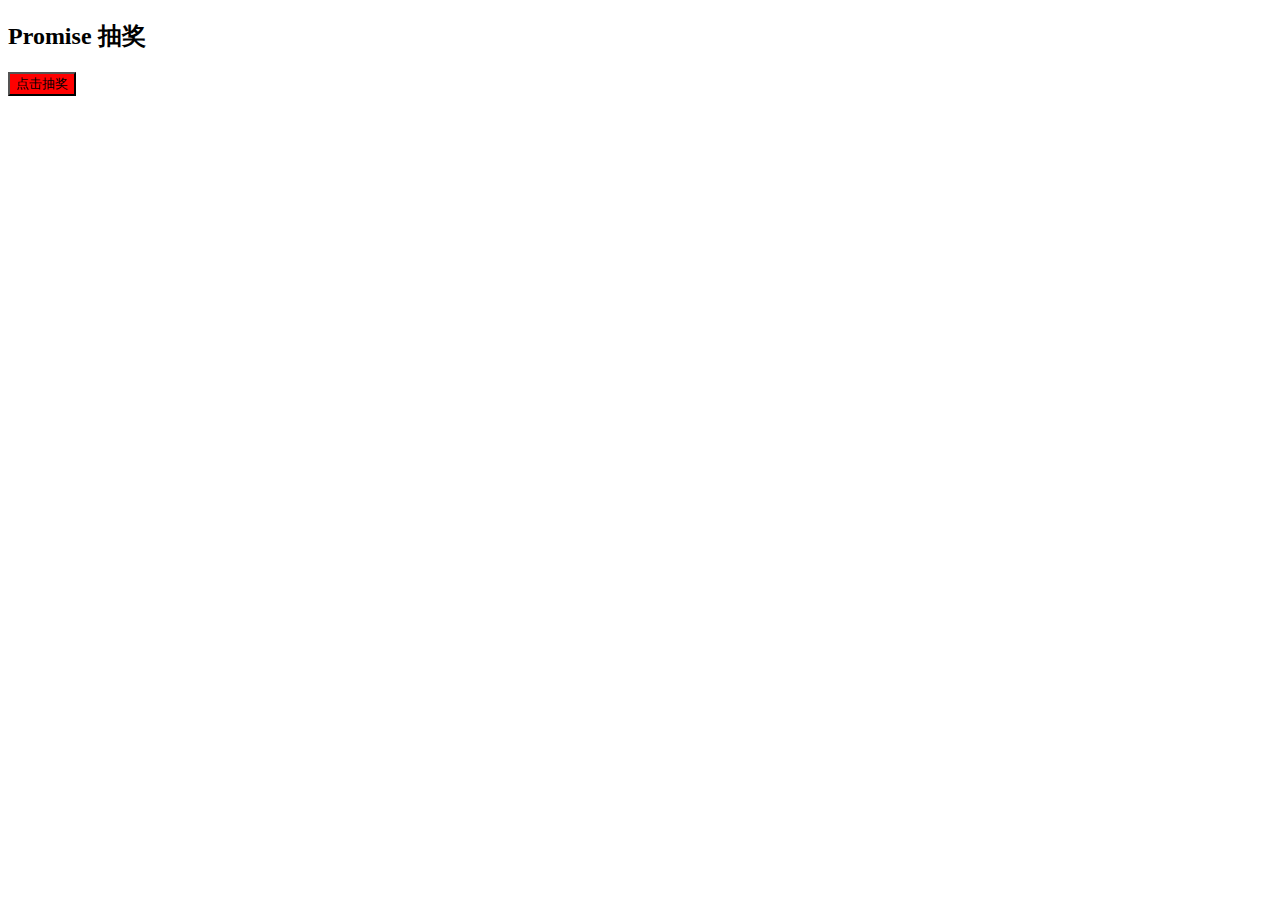
<file: 二级布局/抽大奖/promise抽奖案例.html>
<!DOCTYPE html>
<html lang="en">

<head>
    <meta charset="UTF-8">
    <meta name="viewport" content="width=device-width, initial-scale=1.0">
    <title>抽奖</title>
    <style>
        .btn{
            background-color: #ff0000;
        }
    </style>
</head>

<body>
    <div class="container">
        <h2 class="page-header">Promise 抽奖</h2>
        <button class="btn btn-primary" id="btn">点击抽奖</button>
    </div>
    <script>
        function rand(m, n) {
            return Math.ceil(Math.random() * (n - m + 1) + m);
        }
        //获取元素对象
        const btn = document.querySelector('#btn');
        // 绑定单机事件
        btn.addEventListener('click', function () {
            const p = new Promise((resolve, reject) => {
                setTimeout(() => {
                    //获取1-100之间的随机数
                    let n = rand(1, 100);
                    // 判断是否中奖
                    if (n <= 30) {
                        resolve(n);
                    } else {
                        reject(n);
                    }
                }, 1000);
            });

        p.then((value) => {
            alert('恭喜你，抽中一辆劳斯莱斯幻影！您的中奖数字为' + value);
        }, (reason) => {
            alert('很遗憾，没有中奖！您的号码为' + reason);
        }); 
    });
    </script>
</body>

</html>
</file>
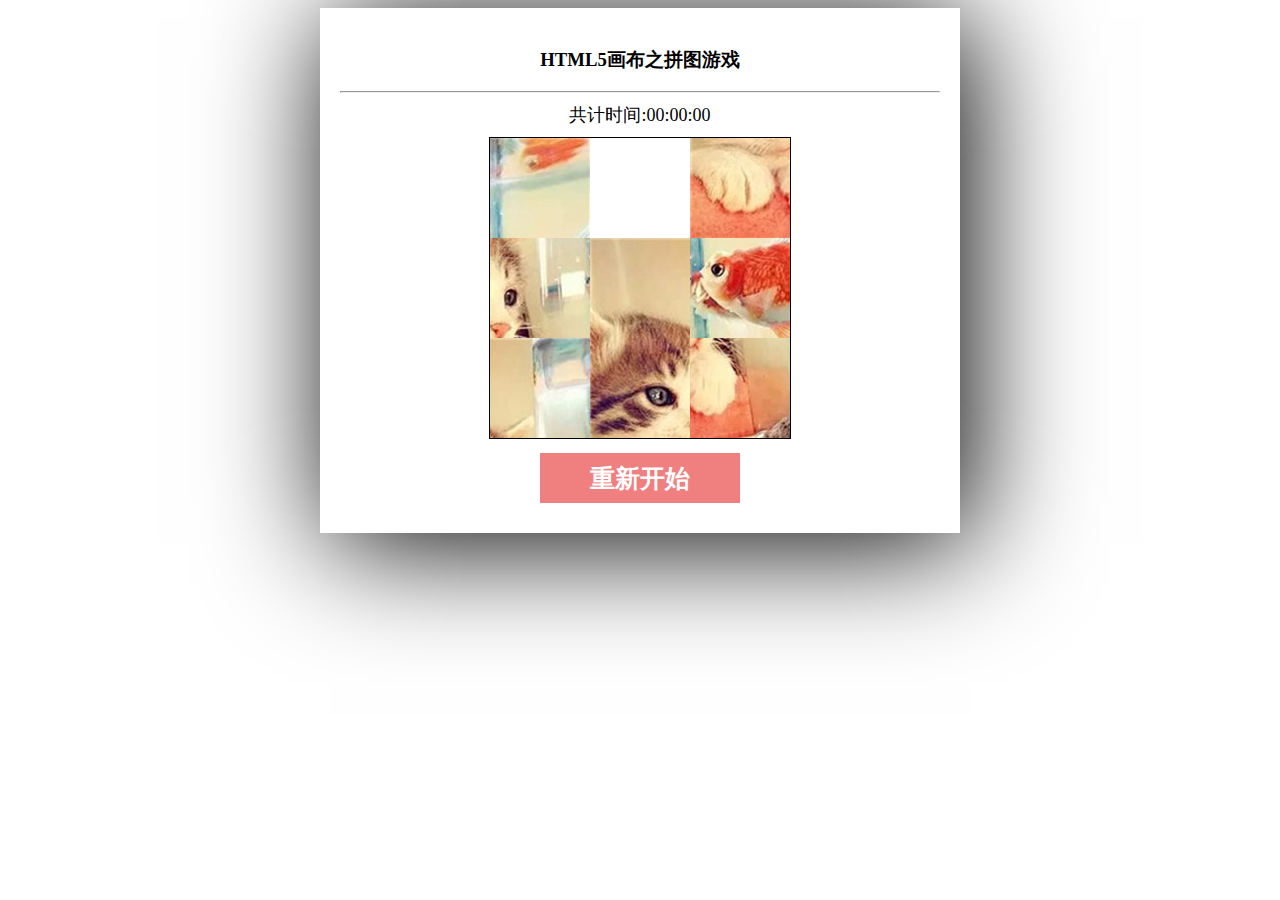
<file: 二级布局/拼图游戏/拼图游戏.html>
<!DOCTYPE html>
<html>

	<head>
		<meta charset="UTF-8">
		<title>HTML5画布之拼图游戏</title>
		<style type="text/css">
			body {
				/*background-color: silver;*/
			}
			
			#container {
				text-align: center;
				margin: auto;
				padding: 20px;
				/*background-color: cornflowerblue;*/
				width: 600px;
				box-shadow: 10px 10px 115px black;
			}
			
			#timeBox {
				margin: 10px auto;
				font-size: 18px;
			}
			
			button {
				width: 200px;
				height: 50px;
				margin: 10px auto;
				border: 0;
				font-size: 25px;
				font-weight: bold;
				color: white;
				background-color: lightcoral;
				outline: none;
				cursor: pointer;
			}
			
			button:hover {
				background-color: orangered;
			}
			</style>
	</head>
	<body>
		<canvas id="watermark" width="200" height="100" style="display: none;"></canvas>
		<div id="container">
			<h3>HTML5画布之拼图游戏</h3>
			<hr />
			<div id="timeBox">
				共计时间:<span id="time">00:00:00</span>
			</div>
			<canvas id="myCanvas" width="300" height="300" style="border: 1px solid;"></canvas>
			<div>
				<button onclick="restartGame()">重新开始</button>
			</div>
		</div>
	</body>
	<script type="text/javascript">
		var canvas = document.getElementById('watermark'); 
		// var ctx1 = canvas.getContext('2d'); 
		// ctx1.rotate(-Math.PI/6); 
		// ctx1.font ='12px Arial';
		// ctx1.fillstyle = 'rgba(150,150,150,0.5)'; 
		// ctx1.fillText('2216020527罗记彬',10,95);
		document.body.style.backgroundImage = 'url(' + canvas.toDataURL('image/png')+')';
		
					var c = document.getElementById("myCanvas");
		
					var ctx = c.getContext("2d");
					var w = 100;
					var num = [
						[0, 1, 2],
						[10, 11, 12],
						[20, 21, 22]
					];
					var img = new Image();
					img.src = "img/pintu.jpg";
					img.onload = function() {
						generateNum();
						drawCanvas();
					}
					//打乱拼图的位置
					function generateNum() {
						//循环50次进行拼图打乱 
						for(var i = 0; i < 50; i++) {
							//随机抽取其中一个数据
							var i1 = Math.round(Math.random() * 2);
							var j1 = Math.round(Math.random() * 2);
							//再随机抽取其中一个数据
							var i2 = Math.round(Math.random() * 2);
							var j2 = Math.round(Math.random() * 2);
							//对调它们的位置
							var temp = num[i1][j1];
							num[i1][j1] = num[i2][j2];
							num[i2][j2] = temp;
						}
					}
					//绘制拼图
					function drawCanvas() {
						//清空画布
						ctx.clearRect(0, 0, 300, 300);
						//使用双重for循环绘制3x3的拼图 
						for(var i = 0; i < 3; i++) {
							for(var j = 0; j < 3; j++) {
								if(num[i][j] != 22) {
									//获取数值的十位数，即第几行 
									var row = parseInt(num[i][j] / 10);
									//获取数组的个位数，即第几列
									var col = num[i][j] % 10;
									//在画布的相关位置上绘图
									ctx.drawImage(img, col * w, row * w, w, w, j * w, i * w, w, w);
								}
							}
						}
					}
					c.onmousedown = function(e) {
						var bound = c.getBoundingClientRect();
						var x = e.pageX - bound.left;
						var y = e.pageY - bound.top;
						var row = parseInt(y / w);
						var col = parseInt(x / w);
		
						if(num[row][col] != 22) {
							detectBox(row, col);
							drawCanvas();
							var isWin = checkWin();
							//如果游戏成功 
							if(isWin) {
								//清除计时器
								clearInterval(timer);
								//绘制完整图片
								ctx.drawImage(img, 0, 0);
								//设置字体为加粗、68号字，serif 
								ctx.font = "bold 68px serif";
								//设置填充色为红色
								ctx.fillStyle = "blue";
								//显示提示语句
								ctx.fillText("游戏成功!", 20, 150);
							}
						}
					}
		
					function detectBox(i, j) {
						if(i > 0) {
							if(num[i - 1][j] == 22) {
								num[i - 1][j] = num[i][j];
								num[i][j] = 22;
								return;
							}
						}
						if(i < 2) {
							if(num[i + 1][j] == 22) {
								num[i + 1][j] = num[i][j];
								num[i][j] = 22;
								return;
							}
						}
						if(j > 0) {
							if(num[i][j - 1] == 22) {
								num[i][j - 1] = num[i][j];
								num[i][j] = 22;
								return;
							}
						}
						if(j < 2) {
							if(num[i][j + 1] == 22) {
								num[i][j + 1] = num[i][j];
								num[i][j] = 22;
								return;
							}
						}
					}
					//判断
					function checkWin() {
						//使用双重for循环逼历整个数组 
						for(var i = 0; i < 3; i++) {
							for(var j = 0; j < 3; j++) {
								//如果有其中一块方块位置不对 
								if(num[i][j] != i * 10 + j) {
									//返回假
									return false;
								}
							}
						}
						//返回真 
						return true;
					}
					//获取游戏计时文本区域对象
					var time = document.getElementById("time")
		
					//初始化计时器的时分秒 
					var h = 0,
						m = 0,
						s = 0
		
					function getCurrentTime() {
						//将时分秒转换为整数以便进行自增或赋值 
						s = parseInt(s);
						m = parseInt(m);
						h = parseInt(h);
						//每秒变量s先自增1 
						s++;
						if(s == 60) {
							//如果秒已经达到60，则归0 
							s = 0;
							//分钟自增1 
							m++;
						}
						if(m == 60) {
							//如果分钟也达到60，则归0 
							m = 0;
							//小时自增1 
							h++;
						}
						//修改时分秒的显示效果，使其保持两位数 
						if(s < 10)
							s = "0" + s;
						if(m < 10)
							m = "0" + m;
						if(h < 10)
							h = "0" + h;
						//将当前计时的时间显示在页面上
						time.innerHTML = h + ":" + m + ":" + s;
					}
					var timer = setInterval("getCurrentTime()", 1000);
					//重新开始游戏
					function restartGame() {
						//清除计时器
						clearInterval(timer);
						//时间清雾 
						s = 0;
						m = 0;
						h = 0;
						//重新显示时间
						getCurrentTime();
						timer = setInterval("getCurrentTime()", 1000);
						//重新打乱拼图顺序
						generateNum();
						//绘制拼图
						drawCanvas();
					}
				</script>
</html>
</file>
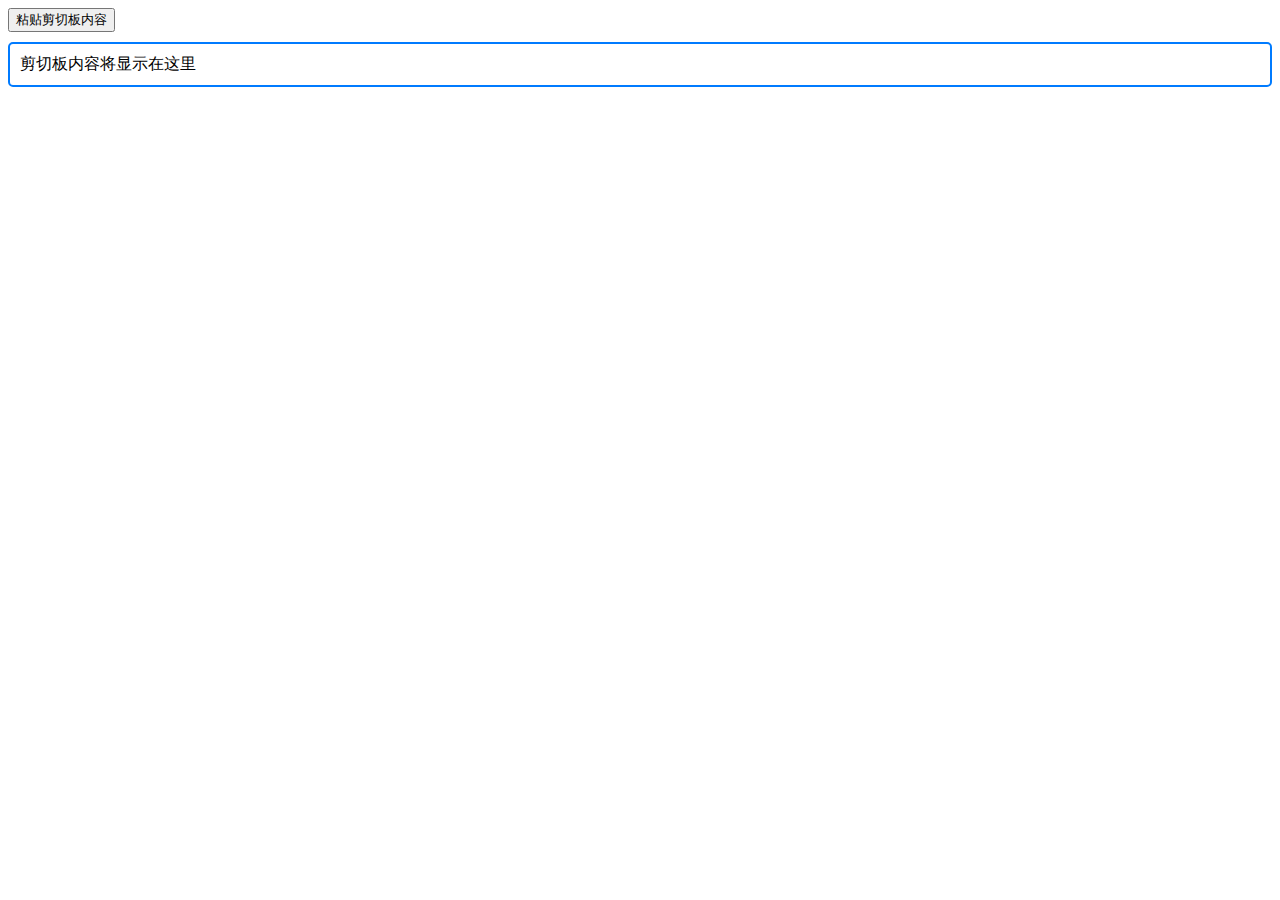
<file: 二级布局/获取剪切板内容/Clipboard.html>
<!DOCTYPE html>
<html lang="en">
<head>
    <meta charset="UTF-8">
    <meta name="viewport" content="width=device-width, initial-scale=1.0">
    <title>获取剪切板内容</title>
    <style>
        /* 为显示的文本和图片添加边框样式 */
        #clipboardContent, #clipboardImage {
            border: 2px solid #007BFF; /* 蓝色边框 */
            padding: 10px;             /* 内边距 */
            margin-top: 10px;          /* 上外边距 */
            border-radius: 5px;        /* 圆角 */
            max-width: 100%;           /* 最大宽度 */
        }

        #clipboardImage {
            display: none;             /* 初始隐藏图片 */
        }
    </style>
</head>
<body>
    <button id="pasteButton">粘贴剪切板内容</button>
    <p id="clipboardContent">剪切板内容将显示在这里</p>
    <img id="clipboardImage" alt="剪切板中的图片将显示在这里"/>

    <script>
        const pasteButton = document.getElementById("pasteButton");
        const clipboardContent = document.getElementById("clipboardContent");
        const clipboardImage = document.getElementById("clipboardImage");

        pasteButton.addEventListener("click", async () => {
            try {
                // 尝试读取剪切板内容
                const clipboardItems = await navigator.clipboard.read();
                
                // 遍历剪切板项目，找到图像类型
                for (const item of clipboardItems) {
                    // 检查是否包含 image/png 格式的图像
                    if (item.types.includes("image/png")) {
                        const blob = await item.getType("image/png");
                        const imageUrl = URL.createObjectURL(blob);
                        clipboardImage.src = imageUrl;
                        clipboardImage.style.display = "block"; // 显示图片
                        clipboardContent.innerText = "剪切板中包含图像：";
                        return; // 退出循环，因为我们已经找到并展示了图像
                    }
                }

                // 如果没有图像，尝试读取文本
                const text = await navigator.clipboard.readText();
                clipboardContent.innerText = `剪切板内容：${text}`;
                clipboardImage.style.display = "none"; // 隐藏图片

            } catch (error) {
                clipboardContent.innerText = "无法访问剪切板内容，请检查权限。";
                console.error("Error:", error);
            }
        });
    </script>
</body>
</html>
</file>
<file: static/css/demo.css>
@charset "utf-8";
html, body, div, span, applet, object, iframe, h1, h2, h3, h4, h5, h6, p, blockquote, pre, a, abbr, acronym, address, big, cite, code, del, dfn, em, font, img, ins, kbd, q, s, samp, small, strike, strong, sub, sup, tt, var, b, u, i, center, dl, dt, dd, ol, ul, li, fieldset, form, label, legend, table, caption, tbody, tfoot, thead, tr, th, td{margin:0;padding:0;border:0;outline:0;font-size:100%;vertical-align:baseline;background:transparent}
body{line-height:1}
ol, ul{list-style:none;display: flex;align-items: stretch;justify-content: center;}
blockquote, q{quotes:none}
blockquote:before, blockquote:after, q:before, q:after{content:'';content:none}
:focus{outline:0}
ins{text-decoration:none}
del{text-decoration:line-through}
table{border-collapse:collapse;border-spacing:0}
a{text-decoration:none;color:#fff}
body{font-family:"Kreon";font-weight:300;color:#333;background:#fff;}

#switcher{height:54px;z-index:99999;position:fixed;width:100%;top:0;background-image: radial-gradient(circle, #7702f4, #373de8);}
.center{width:100%;padding-top:0}
.center ul li{display:inline;float:left;position:relative}
.logoTop,.top2{margin-left:30px;margin-top:20px;color:#fff;font-weight:bold;font-family:"微软雅黑"}

.top2{position:relative;margin-top:16px;font-size:12px;font-weight:normal;background-image:url(../i/2vm.png);background-repeat:no-repeat;background-position:3px center;height:20px;padding-left:25px;line-height:20px;border:1px solid #414141;padding-right:5px;border-radius:5px;}
.vm{position:absolute;top:20px;left:0px;background-color:#fff;height:170px;width:150px;display:none;padding:30px;}
.top2:hover .vm{display:block}
.logoTop a:hover{text-decoration:underline}

li.remove_frame{margin-left:17px;float:right!important;margin-right:30px}
li.remove_frame a:hover{background-position:0 -21px}
#iframe{margin-top:0}
.icon-monitor, .icon-tablet, .icon-mobile-1, .icon-mobile-2, .icon-mobile-3{margin-right:7px;margin-top:20px;width:17px;height:16px;background:url(../i/mon-spr.png) no-repeat;}

.icon-monitor{margin-left:10px;background-position:0 0;}
.icon-tablet{background-position:-24px 0}
.icon-mobile-1{background-position:-49px 0}
.icon-monitor:hover, .icon-monitor.active{background-position:0 -16px}
.icon-tablet:hover, .icon-tablet.active{background-position:-24px -16px}
.icon-mobile-1:hover, .icon-mobile-1.active{background-position:-49px -16px}
.icon-mobile-2{background-position:-71px 0}
.icon-mobile-3{background-position:-94px 0}
.icon-mobile-2:hover, .icon-mobile-2.active{background-position:-71px -16px}
.icon-mobile-3:hover, .icon-mobile-3.active{background-position:-94px -16px}

#iframe-wrap{height:100%;overflow:visible;position:relative;top:54px;z-index:50}
.tablet-width{height:961px!important;margin:20px auto;padding:96px 50px 115px 49px;width:786px;background:url(../i/ipad-v.png) no-repeat 0 0}
.tablet-width iframe{height:960px!important}
.mobile-width{height:703px!important;margin:20px auto;padding:41px 95px 41px 75px;width:1041px;background:url(../i/ipad-h.png) no-repeat;}
.mobile-width iframe{height:703px!important}
.mobile-width-2{height:735px!important;margin:20px auto;padding:102px 25px 87px 25px;width:410px;background:url(../i/ip-v.png) no-repeat;}
.mobile-width-2 iframe{height:735px!important}
.mobile-width-3{height:317px!important;margin:20px auto;padding:43px 87px 23px 82px;width:605px;background:url(../i/ip-h.png) no-repeat;}
.mobile-width-3 iframe{height:317px!important}
#by{overflow-y:hidden}
</file>
<file: 二级布局/static/css/style.css>
html {
    font-family: sans-serif;
    -ms-text-size-adjust: 100%;
    -webkit-text-size-adjust: 100%;
}
.product-entry .product-img {
    display: block;
    height: 350px;
    margin-bottom: 20px;
    position: relative;
}
.user-img, .thumb-img, .f-product-1, .f-product-2, .product-img, .intro-img, .amenities-img, .blog-img, .hotel-img {
    background-size: cover;
    background-position: center center;
    background-repeat: no-repeat;
    position: relative;
}
* {
    -webkit-box-sizing: border-box;
    -moz-box-sizing: border-box;
    box-sizing: border-box;
}
div {
    display: block;
    unicode-bidi: isolate;
}
.text-center {
    text-align: center;
}
body {
    font-family: "Roboto", Arial, sans-serif;
    font-weight: 300;
    font-size: 14px;
    line-height: 1.7;
    color: #595959;
    background: #fff;

    font-family: "Helvetica Neue", Helvetica, Arial, sans-serif;
    font-size: 14px;
    line-height: 1.42857;
    color: #333333;
    background-color: #fff;
}

.row1 {
    display: flex;
}
.colorlib-heading {
    margin-bottom: 5em;
}
@media (min-width: 992px) {
    .col-md-3 {
        width: 25%;
    }
}
@media (min-width: 992px) {
    .col-md-offset-3 {
        margin-left: 25%;
    }
}
@media (min-width: 992px) {
    .col-md-6 {
        width: 50%;
    }
}
@media (min-width: 992px) {
    .col-md-1, .col-md-2, .col-md-3, .col-md-4, .col-md-5, .col-md-6, .col-md-7, .col-md-8, .col-md-9, .col-md-10, .col-md-11, .col-md-12 {
        float: left;
    }
}
.col-xs-1, .col-sm-1, .col-md-1, .col-lg-1, .col-xs-2, .col-sm-2, .col-md-2, .col-lg-2, .col-xs-3, .col-sm-3, .col-md-3, .col-lg-3, .col-xs-4, .col-sm-4, .col-md-4, .col-lg-4, .col-xs-5, .col-sm-5, .col-md-5, .col-lg-5, .col-xs-6, .col-sm-6, .col-md-6, .col-lg-6, .col-xs-7, .col-sm-7, .col-md-7, .col-lg-7, .col-xs-8, .col-sm-8, .col-md-8, .col-lg-8, .col-xs-9, .col-sm-9, .col-md-9, .col-lg-9, .col-xs-10, .col-sm-10, .col-md-10, .col-lg-10, .col-xs-11, .col-sm-11, .col-md-11, .col-lg-11, .col-xs-12, .col-sm-12, .col-md-12, .col-lg-12 {
    position: relative;
    min-height: 1px;
    padding-left: 15px;
    padding-right: 15px;
}
.text-center {
    text-align: center;
}

.product-entry .product-img .tag {
    position: absolute;
    top: 10px;
    left: 10px;
}
p {
    margin-bottom: 20px;
    margin: 0 0 10px;
    display: block;
    margin-block-start: 1em;
    margin-block-end: 1em;
    margin-inline-start: 0px;
    margin-inline-end: 0px;
    unicode-bidi: isolate;
}
.product-entry .product-img .tag .sale {
    font-size: 11px;
    background: #DD3E3E;
    color: #fff;
    padding: .3em .5em;
    -webkit-border-radius: 2px;
    -moz-border-radius: 2px;
    -ms-border-radius: 2px;
    border-radius: 2px;
}
.product-entry .product-img .tag .new {
    font-size: 11px;
    background: #FFC300;
    color: #fff;
    padding: .3em .5em;
    -webkit-border-radius: 2px;
    -moz-border-radius: 2px;
    -ms-border-radius: 2px;
    border-radius: 2px;
}
.product-entry .desc h3 {
    text-transform: uppercase;
    padding: 20px;
    font-size: 16px;
}
h1, h2, h3, h4, h5, h6, figure {
    color: #000;
    font-family: "Roboto", Arial, sans-serif;
    font-weight: 400;
    margin: 0 0 20px 0;
}
.andy {
    text-decoration: none;
    padding: 10px 20px;    
    font-size: 16px;
    background-color: #3498db;
    color: white;
    border: 3px solid #3498db;
    border-radius: 10px;
    cursor: pointer;
    transition: transform 0.3s ease, font-size 0s;  /* 字体缩放时的平滑过渡 */
    display: inline-block; /* 防止布局改变 */
}

.andy:hover {
   background-color: transparent;
    color: #3498db;       
    text-shadow: 0 0 5px #3498db;
    box-shadow: 0 0 5px #3498db;
    transform: scale(1.2);  /* 字体和按钮放大 1.2倍 */
    font-size: 16px;  /* 固定字体大小，防止字体改变元素尺寸 */

}

/* 页面主体 */
body {
    font-family: Arial, sans-serif;
    margin: 0;
    padding: 0;
    height: 2000px; /* 页面内容高度，足够让页面能够滚动 */
}

/* 置顶按钮的样式 */
.scroll-to-top-btn {
    position: fixed; /* 固定定位 */
    bottom: 20px;    /* 距离页面底部 20px */
    right: 20px;     /* 距离页面右边 20px */
    background-color: #007bff; /* 按钮背景色 */
    color: white;    /* 按钮文字颜色 */
    border: none;    /* 去掉按钮的边框 */
    border-radius: 50%; /* 圆形按钮 */
    padding: 10px 15px;
    font-size: 20px;  /* 设置字体大小 */
    cursor: pointer; /* 鼠标指针变成手形 */
    display: none;    /* 默认情况下隐藏按钮 */
    box-shadow: 0 4px 6px rgba(0, 0, 0, 0.1); /* 添加阴影 */
}

.scroll-to-top-btn:hover {
    background-color: #0056b3; /* 鼠标悬停时按钮变色 */
}
</file>
<file: 炸弹计时器/css/style.css>
@import url("css2.css");

* {
	margin: 0;
	padding: 0;
	box-sizing: border-box;
	background-color: black;
	color: white;
}

body {
	display: flex;
	flex-direction: column;
	justify-content: center;
	align-items: center;
	gap: 10px;
	height: 100vh;
	overflow-x: hidden;
	font-family: "Orbitron", sans-serif;
}

#bomb {
	font-size: 80px;
}

#ambulance {
	font-size: 80px;
	transform: translateX(110vw);
}

.stopwatch-container {
	text-align: center;
	display: flex;
	flex-direction: column;
	gap: 50px;
}

.time-display {
	font-size: 3rem;
	font-weight: bold;
	margin-bottom: 0.5vh;
	border: 10px solid white;
	border-radius: 8px;
}

.buttons {
	display: flex;
	gap: 4px;
}

button {
	width: 6rem;
	height: 4rem;
	font: inherit;
	font-size: 1rem;
	border-radius: 8px;
	border: none;
	cursor: pointer;
}

button:hover {
	opacity: 0.7;
}

#alt-btns {
	background-color: green;
	color: white;
}

#reset-btn {
	background-color: gray;
	color: white;
}

.slideIn {
	animation: slide-in 2s forwards;
}

@keyframes slide-in {
	from {
		transform: translateX(110vw);
	}
	to {
		transform: translateX(0%);
	}
}
</file>
<file: 二级布局/农业可视化数据/static/css/new_index.css>
.firstBox {
  width: 90%;
  margin-left: 6%;
  height: 90%;
}
.firstBox .pic {
    width: 100%;
    height: 25%;
}
.pic img {
    display: inline-block;
    width: 40%;
    height: 80%;
    margin-top: 1vw;
    
}
.first_top1 {
    margin-left: 1vw;
}
.first_top2 {
    margin-left: 1vw;
}
.picText {
    color: #0EFCFF;
    margin-left: 1vw;
}
.picText .text_second {
    margin-left: 6vw;
}

/* 声波动画start--- */
.voice_animation {
    width: 100%;
    height: 20%;
    margin-top: 1vw;
    background-image: url(../image/voice_pic.png);
    background-size: 90% 90%;
    background-repeat: no-repeat;
    background-position: center;
}
/* 声波动画over--- */


/* 进度条start--- */
.progress {
    width: 93%;
    height: 10%;
    margin-top: 1vw;
    margin-left: .6vw;
    background-image: url(../image/progress_pic.png);
    background-size: 100% 100%;
}
/* 进度条over--- */


.about_illness {
    width: 100%;
    height: 25%;
    margin-top: 1.5vw;
    margin-left: .6vw;
    color: #fff;
    font-size: .6vw;
}
.about_illness > div {
    display: inline-block;  
    width: 45%;
    height: 100%;
    background-image: url(../image/illness_pic.png);
    background-size: 100% 100%;
}
.prevent {
    margin-left: .5vw;
    text-indent: .2vw;
}
.symptom {
    /* text-indent: .2vw; */
    /* font-size: .5vw; */
}
.symptom_content, .prevent_content {
    color: #0EFCFF;
    margin-top: .5vw;
    margin: .6vw .2vw .2vw .5vw;
}
.symptom_title .prevent_title {
    font-size: .1vw;
    color: red;
}
/* 左侧第一个盒子over--- */


/* center部分start--- */
.maps {
    position: relative;
    width: 100%;
    height: 95%;
    margin-top: 2%;
    /* background: pink; */
    /* background-image: url(../img/landLevel.png); */
    /* background-size: 95% 100%; */
    /* background-repeat: no-repeat; */
    /* background-position: center; */
}
.maps .land_level {
    width: 95%;
    height: 100%;
    margin-left: 2.5%;
}
.maps .wifi_gif {
    position: absolute;
    right: 27%;
    top: -3.5%;
    width: 5%;
    height: 10%;
}
.maps .sun_pic {
    position: absolute;
    top: -5%;
    left: 18%;
    width: 10%;
    height: 15%;

    animation:mymove 3s infinite;
    -webkit-animation:mymove 3s infinite; /*Safari and Chrome*/
    animation-direction:alternate;/*轮流反向播放动画。*/
    animation-timing-function: ease-in-out; /*动画的速度曲线*/
    /* Safari 和 Chrome */
    -webkit-animation:mymove 3s infinite;
    -webkit-animation-direction:alternate;/*轮流反向播放动画。*/
    -webkit-animation-timing-function: ease-in-out;
}
@keyframes mymove
{
    0%{
    transform: scale(1);  /*开始为原始大小*/
    }
    25%{
        transform: scale(1.1); /*放大1.1倍*/
    }
    50%{
        transform: scale(1.05);
    }
    75%{
        transform: scale(1);
    }

}

@-webkit-keyframes mymove /*Safari and Chrome*/
{
    0%{
    transform: scale(1);  /*开始为原始大小*/
    }
    25%{
        transform: scale(1.1); /*放大1.1倍*/
    }
    50%{
        transform: scale(1.05);
    }
    75%{
        transform: scale(1);
    }
}

.maps .wrj_pic {
    position: absolute;
    width: 8%;
    height: 8%;
    left: 30%;
    animation: myfirst 5s infinite;
    -moz-animation: myfirst 5s infinite;	
    /* Firefox */
    -webkit-animation: myfirst 5s infinite;	
    /* Safari 和 Chrome */
    -o-animation: myfirst 5s infinite;	
    /* Opera */
    /* animation: btn-load-loop 1s linear infinite; */
} 


    @keyframes myfirst
    {
    0%   { left:250px; top:0px;}
    25%  {left:300px; top:0px;}
    50%  {left:150px; top:300px;}
    75%  { left:250px; top:200px;}
    100% {left:250px; top:0px;}
    }
    
    @-moz-keyframes myfirst 
    /* Firefox */
    {
        0%   { left:250px; top:0px;}
        25%  {left:300px; top:0px;}
        50%  {left:500px; top:200px;}
        75%  { left:250px; top:200px;}
        100% {left:250px; top:0px;}
    }
    
    @-webkit-keyframes myfirst 
    /* Safari 和 Chrome */
    {
        0%   { left:250px; top:0px;}
        25%  {left:300px; top:0px;}
        50%  {left:500px; top:200px;}
        75%  { left:250px; top:200px;}
        100% {left:250px; top:0px;}
    }
    
    @-o-keyframes myfirst 
    /* Opera */
    {
        0%   { left:250px; top:0px;}
        25%  {left:300px; top:0px;}
        50%  {left:500px; top:200px;}
        75%  { left:250px; top:200px;}
        100% {left:250px; top:0px;}
    }

.wind_gif {
    position: absolute;
    top: 25%;
    left: 5%;
    width: 10%;
    height: 19%;
}

.plant_pic {
    position: absolute;
    top: 40%;
    left: 60%;
    width: 8%;
    height: 10%;
}

.windows, .window_two, .window_three, .window_four, .window_five, .window_six{
    padding: 1.5%;
    color: #0EFCFF;
    background: rgba(40, 229, 233, .2);
}
.windows {
    position: absolute;
    bottom: 0;
    left: 3%; 
}
.windows li:nth-of-type(1) {
    font-size: .9vw;
}
.windows li {
    margin-bottom: .2vw;
}
.window_two {
    position: absolute;
    right: 5%;
    /* right: 1%; */
    top: 5%;
}
.window_two li:nth-of-type(1) {
    font-size: .9vw;
}
.window_three {
    position: absolute;
    bottom: 5%;
    left: 60%;
}
.window_four {
    position: absolute;
    top: 7%;
    left: 10%;
}
.window_five {
    position: absolute;
    bottom: 15%;
    left: 20%;
}
.window_six{
    position: absolute;
    /* border: 1px solid red; */
    right: 40%;
    top: 0%;
}
.peasant {
    position: absolute;
    right: 17%;
    top: 27%;
    width: 5.5%;
    height:9%;
    cursor: pointer;
    /* background-color: #fff; */
}

.display_box {
    display: none;
}

.land_box1 {
    position: absolute;
    left: 13%;
    top: 32%;
    width: 13%;
    height: 30%;
    cursor: pointer;
}
.land_box2 {
    position: absolute;
    left: 45%;
    top: 65%;
    width: 20%;
    height: 15%;
    transform:rotate(150deg);
    cursor: pointer;
}
.land_box3 {
    position: absolute;
    right: 5%;
    top: 40%;
    width: 20%;
    height: 15%;
    transform:rotate(150deg);
    cursor: pointer;
}
.land_box4 {
    position: absolute;
    right: 41%;
    top: 0%;
    width: 10%;
    height: 25%;
    transform:rotate(140deg);
    cursor: pointer;
}
.plant {
    position: absolute;
    top: 30%;
    left: 35%;
    width: 25%;
    height: 30%;
    cursor: pointer;
    /* border: 1px solid red; */
}
.soil_data {
    position: absolute;
    bottom:23%;
    left: 45%;
    width: 55%;
    height: 10%;
    transform:rotate(150deg);
}
.weather_info {
    position: absolute;
    top: -5%;
    left: 18%;
    width: 10%;
    height: 15%;
}

/* center部分over--- */


/* left bottom start--- */
.leftBottom {
    display: inline-block;
    position: relative;
    width: 32%;
    height: 80%;
    font-size: .6vw;
    color: #0EFCFF;
}
.leftBottom .land_data p {
    position: absolute;
    left: 52%;
    top: 14%;
}
.land_data p:nth-child(2) {
    top: 24%;
    left: 57%;
}
.land_data p:nth-child(3) {
    top: 32%;
    left: 67%;
}
.right_box {
    float: right;
    width: 65%;
    height: 70%;
    /* margin: 2%; */
    margin-top: 1%;
    margin-right: 1%;
    /* background-color: red; */
}
.grow_data {
    position: relative;
    display: inline-block;
    float: left;
    width: 45%;
    height: 100%;
    /* background-color: pink; */
}
.grow_data img {
    display: inline-block;
    width: 20%;
    height: 80%;
    margin-top: .8vw;
}
.grow_data p {
    color: #0EFCFF;
    position: absolute;
}
.grow_data p:nth-of-type(1) {
    top: 3%;
    left: 5%;
}
.grow_data p:nth-of-type(2) {
    top: 47%;
    left: 22%;
}
.grow_data p:nth-of-type(3) {
    top: 80%;
    left: 5%;
}
.grow_data span {
    position: absolute;
    top: 18%;
    left: 13%;
    padding: .15vw .6vw;
    border-radius: 1vw;
    display: inline-block;
    color: #0EFCFF;
    background: rgba(40, 229, 233, .2);
}
.specialistSuggest {
    position: absolute;
    left: 50%;
    top: -15%;
    display: inline-block;
    width: 30%;
    padding: 1vw;
    color: #0EFCFF;
    font-size: .6vw;
}

.specialistSuggest div:nth-of-type(1) {
    font-size: .7vw;
}

.fertilizationSuggest {
    position: absolute;
    left: 50%;
    top: 55%;
    display: inline-block;
    width: 35%;
    padding: 1vw;
    color: #0EFCFF;
    font-size: .6vw;
}
.fertilizationSuggest div:nth-of-type(1) {
    font-size: .7vw;
}

.weather_data {
    position: relative;
    display: inline-block;
    width: 50%;
    height: 100%;
    margin-left: 3%;
    margin-top: .5%;
    font-size: .6vw;
    /* background-color: yellow; */
    background-image: url(../image/bottom_icons.png);
    background-size: 90% 80%;
    background-repeat: no-repeat;
}
.weather_text {
    color: #0EFCFF;
}
.weather_text span {
    position: absolute;
    top: 35%;
}
.weather_text span:nth-of-type(1) {
    left: -5%;
}
.weather_text span:nth-of-type(2) {
    left: 24%;
}
.weather_text span:nth-of-type(3) {
    left: 50%;
}
.weather_text span:nth-of-type(4) {
    left: 75%;
}
.text_two span {
    top: 85%;
}
.text_two span:nth-of-type(1) {
    left: 0%;
}
.text_two span:nth-of-type(2) {
    left: 30%;
}
.text_two span:nth-of-type(3) {
    left: 65%;
}
/* .text_one {
    margin-top: 14%;
    
}
.text_two {
    margin-top: 18%;
} */


/* left bottom over--- */


/* 右侧三个内容框start--- */

    /* 硬件设备展示start--- */
.boxLis {
    width: 68%;
    z-index: 9999;
    height: 1.5vw;
    margin-left: 3.5vw;
    margin-top: 1vw;
    font-size: .6vw;
    /* background-color: pink; */
    border-bottom: .02vw solid rgb(40, 229, 233);
}

.boxLis>li {
    /* width: 21.1%; */
    /* height: 1.4vw; */
    z-index: 9999;
    padding: .1vw;
    display: block;
    background: rgba(40, 229, 233, .5);
    margin-right: 2.5%;
    line-height: 1.4vw;
    text-align: center;
    cursor: pointer;
    color: #fff;
    /* border-bottom: .02vw solid rgb(40, 229, 233); */
}
.boxLis li:nth-child(4) {
    margin-right: 0;
}

.boxLis > .active {
    /* border-bottom: none; */
    /* color: #0EFCFF; */
    border-top: .02vw solid rgb(40, 229, 233);
    border-right: .02vw solid rgb(40, 229, 233);
    border-left: .02vw solid rgb(40, 229, 233);
}
.equipment_pic {
    position: relative;
    width: 100%;
    height: 100%;
    background-color: #031426;
}
.equipment_pic img {
    position: absolute;
    margin: auto;
    left: 0;
    top: 0;
    right: 0;
    bottom: 0;
    width: 80%;
    height: 80%;
}
.equipment_pic img:nth-child(2) {
    display: none;
    width: 45%;
    height: 50%;
}
.equipment_pic img:nth-child(3) {
    width: 40%;
    height: 65%;
    display: none;
}
.equipment_pic img:nth-child(4) {
    width: 50%;
    height: 70%;
    display: none;
}

.liSpan {
    width: 100%;
    margin-top: -1%;
    text-align: center;
    color: rgb(40, 229, 233);
}

.liP {
    width: 66%;
    margin: .3vw auto 0;
    text-align: left;
    font-size: .6vw;
    color: rgb(40, 229, 233);
}
/* 硬件设备展示over--- */


/* 灌溉数据start--- */
.irrigate_data {
    width: 100%;
    height: 100%;
    /* background-color: yellow; */
}
.centerList {
    /* float: left; */
    display: inline-block;
    width: 37%;
    height: 80%;
    padding-top: 3%;
    text-align: center;
    margin-left: 2vw;
}

.centerListFont {
    font-size: .8vw;
    color: #0EFCFF;
}

.centerListNum {
    font-size: 1.5vw;
    color: white;
    margin-top: .2vw;
}
.irrigate_bottom {
    width: 100%;
    height: 40%;
    margin-top: .2vw;
}
.irrigate_bottom .every_line {
    width: 90%;
    height: 25%;
    margin-left: 5%;
    margin-bottom: 3%;
    background-color: rgba(14,252,255,.2);
}
.every_line span {
    color: #0EFCFF;
    margin-left: .7vw;
    font-size: .7vw;
}
.every_line i {
    color: #fff;
    float: right;
    margin-right: .8vw;
    font-size: 1vw;
}
/* 灌溉数据over--- */

/* 数据日志start--- */
.data_day {
    width: 100%;
    height: 100%;
    font-size: .55vw;
    color: #fff;
}
.data_day table {
    height: 10%;
    width: 100%;
    overflow:hidden;
    text-align: center;
    margin: auto;
    margin-left: 5%;
}
.data_day .head {
    color: #0EFCFF;
}
.data_day ul {
    display: inline-block;
}

/* 数据日志over--- */



/* 右侧三个内容框over--- */
</file>
<file: 二级布局/响应式导航栏和栅格图片布局/css/styles.css>
* {
    margin: 0;
    padding: 0;
    box-sizing: border-box;
  }
  
  body {
    font-family: Arial, sans-serif;
  }
  
  header {
    display: flex;
    justify-content: space-between;
    align-items: center;
    padding: 15px 30px;
    background-color: #333;
    color: white;
  }
  
  .logo {
    font-size: 24px;
    font-weight: bold;
  }
  
  .nav .menu {
    list-style-type: none;
  }
  
  .pc-menu li {
    display: inline-block;
    margin-left: 20px;
  }
  
  .pc-menu li a {
    color: white;
    text-decoration: none;
    padding: 8px 12px;
  }
  
  .pc-menu .dropdown {
    position: relative;
  }
  
  .pc-menu .dropdown-menu {
    display: none;
    position: absolute;
    background-color: #444;
    top: 100%;
    left: 0;
    list-style: none;
    padding: 0;
  }
  
  .pc-menu .dropdown:hover .dropdown-menu {
    display: block;
  }
  
  .pc-menu .dropdown-menu li a {
    display: block;
    padding: 10px;
    color: white;
  }
  
  .mobile-menu-btn {
    display: none;
    background: none;
    border: none;
    font-size: 24px;
    color: white;
    cursor: pointer;
  }
  
  .mobile-menu {
    display: none;
    list-style-type: none;
    position: absolute;
    top: 60px;
    left: 0;
    width: 100%;
    background-color: #333;
  }
  
  .mobile-menu li {
    border-top: 1px solid #444;
  }
  
  .mobile-menu li a {
    display: block;
    padding: 15px;
    color: white;
    text-decoration: none;
  }
  
  .mobile-menu li a:hover {
    background-color: #555;
  }
  
  /* 栅格布局 */
  .container {
    width: 90%;
    max-width: 1200px;
    margin: 20px auto;
  }
  
  .row {
    display: flex;
    flex-wrap: wrap;
    margin-bottom: 10px;
  }
  
  .col {
    padding: 10px;
    text-align: center;
  }
  
  .image-card {
    background-color: #fff;
    border: 1px solid #ddd;
    padding: 10px;
    border-radius: 8px;
    box-shadow: 0 4px 8px rgba(0, 0, 0, 0.1);
    transition: transform 0.5s ease;
  }
  
  .image-card img {
    width: 100%;
    height: auto;
    border-radius: 8px;
    transition: transform 0.5s ease;
  }
  
  .image-card p {
    margin-top: 10px;
    font-weight: bold;
    color: #333;
  }
  
  .image-card:hover {
    transform: translateY(-10px);
  }
  
  .image-card:hover img {
    transform: scale(1.05);
  }
  
  /* 定义12列栅格系统 */
  .col-1 { flex: 0 0 8.33%; }
  .col-2 { flex: 0 0 16.66%; }
  .col-3 { flex: 0 0 25%; }
  .col-4 { flex: 0 0 33.33%; }
  .col-5 { flex: 0 0 41.66%; }
  .col-6 { flex: 0 0 50%; }
  .col-7 { flex: 0 0 58.33%; }
  .col-8 { flex: 0 0 66.66%; }
  .col-9 { flex: 0 0 75%; }
  .col-10 { flex: 0 0 83.33%; }
  .col-11 { flex: 0 0 91.66%; }
  .col-12 { flex: 0 0 100%; }
  
  /* 响应式调整 */
  @media (max-width: 768px) {
    .pc-menu {
      display: none;
    }
  
    .mobile-menu-btn {
      display: block;
    }
  
    /* 图片栅格在移动端堆叠 */
    .col {
      flex: 0 0 100%;
    }
  }
</file>
<file: 二级布局/炸弹计时器/css/style.css>
@import url("css2.css");

* {
	margin: 0;
	padding: 0;
	box-sizing: border-box;
	background-color: black;
	color: white;
}

body {
	display: flex;
	flex-direction: column;
	justify-content: center;
	align-items: center;
	gap: 10px;
	height: 100vh;
	overflow-x: hidden;
	font-family: "Orbitron", sans-serif;
}

#bomb {
	font-size: 80px;
}

#ambulance {
	font-size: 80px;
	transform: translateX(110vw);
}

.stopwatch-container {
	text-align: center;
	display: flex;
	flex-direction: column;
	gap: 50px;
}

.time-display {
	font-size: 3rem;
	font-weight: bold;
	margin-bottom: 0.5vh;
	border: 10px solid white;
	border-radius: 8px;
}

.buttons {
	display: flex;
	gap: 4px;
}

button {
	width: 6rem;
	height: 4rem;
	font: inherit;
	font-size: 1rem;
	border-radius: 8px;
	border: none;
	cursor: pointer;
}

button:hover {
	opacity: 0.7;
}

#alt-btns {
	background-color: green;
	color: white;
}

#reset-btn {
	background-color: gray;
	color: white;
}

.slideIn {
	animation: slide-in 2s forwards;
}

@keyframes slide-in {
	from {
		transform: translateX(110vw);
	}
	to {
		transform: translateX(0%);
	}
}
</file>
<file: 二级布局/H5页面布局/qijiaju2.css>
html,
input,
body {
    font-family: 'Arial', sans-serif;
    background-color: #f8f8f8;
    margin: 0;
    padding: 0;
}

.box {
    width: 100%;
    height: 100%;

}

.shoubu {
    width: 1920px;
    height: 100%;
    margin: 0 auto;
}

.shoubu>.bangxin1 {
    width: 1185px;
    height: 76px;
    margin: 0 auto;
    display: flex;
    justify-content: center;
    align-items: center;
}

.fubangxin1 {
    width: 1185px;
    height: 76px;
    display: flex;
    justify-content: space-between;
    align-items: center;
}

.shoubu .bangxin1a1 {
    width: 215px;
    height: 60px;
    content: url('./img/切图/logo.png');

}

.shoubu .bangxin1a2 {
    width: 400px;
    height: 38px;
    border: 1px solid #2b6e5a;
    display: flex;
    justify-content: center;
    align-items: center;
    /* 圆角属性 */
    border-radius: 19px;
}

.shuotu {
    padding-left: 14px;
}

.shuonei {
    padding-left: 19px;
    border: 1px solid white;
    border-radius: 4px;
    outline: none;
    width: 100%;
    /* 圆角属性 */
    border-left: 19px;
}

.shuoan {
    width: 90px;
    height: 38px;
    background-color: #2b6e5a;
    cursor: pointer;
    color: white;
    border: none;
    border-radius: 4px;
    outline: none;
    /* 圆角属性 */
    border-radius: 19px;
}

.shoubu .bangxin1a3 {
    width: 150px;
    height: 40px;
    /* background-color: aqua; */
}

.gouwuche {
    width: 100%;
    height: 100%;
    border: 1px solid rgb(0, 0, 0);
    /* 圆角属性 */
    border-radius: 19px;
    display: flex;
    align-items: center;
    justify-content: space-around;
}

.shulian {
    width: 20px;
    height: 20px;
    color: white;
    background-color: red;
    /* 圆形 */
    border-radius: 50%;
}

/* 标题栏 */
.biaotilan {
    width: 100%;
    height: 100%;
}

.bangxin2 {
    width: 1920px;
    height: 70px;
    margin: 0 auto;
    display: flex;
    justify-content: center;
    align-items: center;
}

.fubangxin2 {
    width: 504px;
    height: 22px;
    display: flex;
    justify-content: space-between;
    align-items: center;
}

.dazhanshitu {
    width: 100%;
    /* margin: 0 auto; */
    /* height: 100%; */
    /* background-color: #2b6e5a; */
}

.lunbo {
    width: 830px;
    height: 57px;
    border-radius: 0px;
    margin: 0 auto;
    
    display: flex;
    justify-content: flex-start;
    align-items: center;
    /* background-color: #e53e3e; */
}

.shouden {
    width: 90px;
    height: 57px;
    display: flex;
    justify-content: space-between;
    align-items: center;
}

.gonjulan {
    width: 100%;
    height: 100%;
}

.bangxin11 {
    width: 1920px;
    height: 199px;
    margin: 0 auto;
    display: flex;
    justify-content: center;
    align-items: center;
}

.gonjulan1 {
    width: 1200px;
    height: 132px;
    background-color: #ffffff;
    display: flex;
    flex-direction: column;
    justify-content: space-around;
}

.fenlei {
    margin-left: 20px;
    height: 12px;
    display: flex;

}
.fenlei div{
    margin:0 20px;
}
.fenge {
    margin-left: 20px;
    height: 12px;
    display: flex;

}
.fenge div{
    margin:0 20px;
}
.panxu {
    margin-left: 20px;
    height: 12px;
    display: flex;

}
.panxu div{
    margin:0 20px;
}
/* 中图 */
.xinpinshoufa {
    width: 100%;
    height: 100%;
}

.bangxin3 {
    width: 1920px;
    height: 104px;
    margin: 0 auto;
    display: flex;
    justify-content: center;
    align-items: center;
}

.fubangxing3 {
    width: 1163px;
    height: 104px;
    display: flex;
    justify-content: center;
    align-items: center;
    flex-direction: column;
}

.xinpinshoufatu {
    width: 100%;
    height: 100%;
}

.bangxin4 {
    width: 1920px;
    height: 439px;
    margin: 0 auto;
    display: flex;
    justify-content: center;
    align-items: center;
    /* background-color: blue; */
}

.anniutu {
    width: 1300px;
    height: 344px;
    display: flex;
}

.container {
    width: 100%;
    margin: auto;
    overflow: hidden;
    display: flex;
    justify-content: center;
    align-items: center;
}

.but-l,
.but-r {
    width: 50px;
    height: 50px;
    background-color: #2B6E5A;
    border-radius: 100%;
    display: flex;
    justify-content: center;
    align-items: center;
}

.small-image {
    width: 30px;
    /* 设置图片宽度为50像素 */
    height: 30px;
    /* 高度自动调整，保持图片的宽高比 */
}

.couch {
    background: #f4f4f4;
    padding: 20px;
    display: flex;
    flex-direction: column;
    align-items: center;
}

.couch>img {
    width: 240px;
    height: 240px;
}

.couch h2 {
    color: #333;
}

.bangxin4a1 {
    width: 100%;
    height: 100%;
    display: flex;
    align-items: center;
    justify-content: space-evenly;
}

.price {
    color: red;
    font-weight: bold;
}

.price1 {
    color: #666;
}


.container1 {
    width: 80%;
    margin: auto;
    overflow: hidden;
    background-color: #fff;
    padding: 20px;
    border-radius: 8px;
    box-shadow: 0 0 10px rgba(0, 0, 0, 0.1);
}

h1 {
    text-align: center;
    margin-bottom: 20px;
}

.furniture {
    border-bottom: 1px solid #e1e1e1;
    padding: 10px 0;
}

.furniture:last-child {
    border-bottom: none;
}

.furniture h3 {
    color: #333;
    margin: 0;
}

.furniture p {
    color: #666;
    margin: 5px 0;
}

.price {
    color: #e53e3e;
    font-weight: bold;
    margin: 0;
}

.rexiao {
    width: 100%;
    height: 100%;
}

.bangxin5 {
    width: 1920px;
    height: 104px;
    margin: 0 auto;
    display: flex;
    justify-content: center;
    align-items: center;
}

.fubangxing5 {
    width: 1163px;
    height: 104px;
    display: flex;
    justify-content: center;
}

.renre {
    width: 410px;
    height: 100%;
    display: flex;
    justify-content: center;
    flex-direction: column;
    align-items: center;
}

/* 中绿 */
.bg {
    width: 100%;
    height: 100%;
    margin-top: 42px;
}

.bangxin6 {
    width: 1920px;
    height: 150px;
    background-color: #2b6e5a;
    border-radius: 0px;
    margin: 0 auto;
    display: flex;
    justify-content: space-evenly;
    align-items: center;
}

.jieshen {
    width: 293px;
    height: 25px;
    font-family: PingFangSC-Medium;
    font-size: 24px;
    font-weight: normal;
    font-stretch: normal;
    line-height: 36px;
    letter-spacing: 2px;
    color: #ffffff;
}

.lijiqiangou {

    width: 200px;
    height: 48px;
    background-color: #ffffff;
    border-radius: 24px;
}

.wenben {
    width: 200px;
    height: 48px;
    display: flex;
    align-items: center;
    /* 垂直居中 */
    justify-content: center;
    /* 水平居中 */
}

.fuhao {
    width: 7px;
    height: 12px;
    background-color: #999999;
}

.gdcp1 {
    width: 200px;
    height: 48px;
    display: flex;
    align-items: center;
    flex-direction: column;
}

.renre1 {
    width: 200px;
    height: 48px;
    display: flex;
    align-items: center;
    flex-direction: column;
}

/* 页脚 */
.shonhuo {
    width: 100%;
    height: 100%;
    padding-top: 13px;
}

.bangxin7 {
    width: 1920px;
    height: 182px;
    background-color: #222222;
    border-radius: 0px;
    margin: 0 auto;
    display: flex;
}

.fubangxin7 {
    width: 1163px;
    height: 182px;
    margin: 0 auto;
    display: flex;
    justify-content: space-between;
    align-items: center;
}

.wentu {
    width: 120px;
    height: 120px;
    display: flex;
    color: #ffffff;
    flex-direction: column;
    align-items: center;
}


.shuipin {
    width: 100%;
    height: 100%;
}

.bangxin8 {
    width: 1920px;
    height: 50px;
    background-color: #222222;
    border-radius: 0px;
    margin: 0 auto;
    display: flex;
}

.fubangxin8 {
    width: 1284px;
    height: 4px;
    margin: 0 auto;
    background-color: #d2d2d2;
}

.yejioatu {
    width: 100%;
    height: 100%;
}

.bangxin9 {
    width: 1920px;
    height: 200px;
    background-color: #222222;
    border-radius: 0px;
    margin: 0 auto;
    display: flex;
    justify-content: center;
    align-items: center;
}

.fubangxin9 {
    width: 956px;
    height: 151px;
    color: #fff;
    display: flex;
    align-items: center;
    justify-content: space-around;
}

.sjkf {
    width: 98px;
    height: 151px;
    display: flex;
    flex-direction: column;
    justify-content: space-around;
}

.sjkf a {
    color: white;
    text-decoration: none;
}

.sjkf a:hover {
    text-decoration: underline;
}

.footer {
    width: 100%;
    height: 100%;
    background-color: #333;
}

.bangxin10 {
    width: 1920px;
    height: 80px;
    border-radius: 0px;
    margin: 0 auto;
    display: flex;
    justify-content: center;
    align-items: center;
    background-color: #333;

}

.footer-copyright {
    font-size: 0.8em;
    color: white;
    text-align: center;
}
</file>
<file: 二级布局/响应式轮播图/styles.css>
* {
    box-sizing: border-box;
  }
  
  body {
    font-family: Arial, sans-serif;
    display: flex;
    justify-content: center;
    align-items: center;
    min-height: 100vh;
    margin: 0;
    background-color: #f4f4f4;
  }
  
  .carousel {
    position: relative;
    width: 100%;
    max-width: 800px;
    overflow: hidden;
    border-radius: 8px;
    box-shadow: 0 4px 10px rgba(0, 0, 0, 0.1);
  }
  
  .carousel-slides {
    display: flex;
    transition: transform 0.5s ease;
  }
  
  .carousel-slide {
    min-width: 100%;
  }
  
  .carousel-slide img {
    width: 100%;
    display: block;
  }
  
  .carousel-button {
    position: absolute;
    top: 50%;
    width: 40px;
    height: 40px;
    background-color: rgba(0, 0, 0, 0.5);
    border: none;
    color: white;
    font-size: 24px;
    cursor: pointer;
    border-radius: 50%;
    transform: translateY(-50%);
  }
  
  .prev {
    left: 10px;
  }
  
  .next {
    right: 10px;
  }
  
  .carousel-button:hover {
    background-color: rgba(0, 0, 0, 0.8);
  }
  
  @media (max-width: 768px) {
    .carousel {
      max-width: 100%;
    }
  
    .carousel-button {
      width: 30px;
      height: 30px;
      font-size: 18px;
    }
  }
</file>
<file: 二级布局/娱乐网页/static/css/custom.css>
/* ----------------------------------------------------------------------------------------
* Author        : Awaiken
* Template Name : Casimox - Casino & Gambling HTML Template
* File          : CSS File
* Version       : 1.0
* ---------------------------------------------------------------------------------------- */
/* INDEX
----------------------------------------------------------------------------------------
01. Global Variables
02. General css
03. Header css
04. Hero css
05. Jackpot Counter css
06. About css
07. How To Play  css
08. Top Slot css
09. Trusted Casino css
10. Testimonial css
11. Recent Posts css
12. FAQs css
13. Footer css
14. About us css
15. Online Games css
16. Promotions css
17. Contact Us css
18. Blog Archive css
19. Blog Single css
20. Page Not Found css
21. Media Query css
-------------------------------------------------------------------------------------- */

/************************************/
/*** 	 01. Global Variables	  ***/
/************************************/

:root {
	--body-primary-background: #080E37;
	--body-secondary-background: #0B113C;
	--box-bg-color: #01062c;
	--primary-color: #FFF;
	--secondary-color: #FF0052;
	--text-color: #CFD0D9;
	--accent-color: #D43568;
	--divided-color: #FFFFFF33;
	--primary-font: 'Poppins', sans-serif;
	--secondary-font: 'Syne', sans-serif;
	--transition: all 0.2s ease-in-out;
}


/************************************/
/*** 	   02. General css		  ***/
/************************************/

body {
	font-size: 16px;
	font-weight: 400;
	font-family: var(--primary-font);
	color: var(--text-color);
	line-height: 1.1em;
	background-color: var(--body-primary-background);
}

p {
	line-height: 1.75em;
	margin: 0;
}

h1,
h2,
h3,
h4,
h5,
h6 {
	font-family: var(--secondary-font);
	font-weight: 700;
	line-height: 1.1em;
	margin: 0;
	color: var(--primary-color);
}

img {
	max-width: 100%;
}

a {
	text-decoration: none;
}

a:hover {
	text-decoration: none;
	outline: 0;
}

a:focus {
	text-decoration: none;
	outline: 0;
}

.container {
	max-width: 1300px;
}

.container,
.container-fluid,
.container-lg,
.container-md,
.container-sm,
.container-xl,
.container-xxl {
	padding-right: 15px;
	padding-left: 15px;
}

.row {
	margin-right: -15px;
	margin-left: -15px;
}

.row>* {
	padding-right: 15px;
	padding-left: 15px;
}

@keyframes rotate {
	to {
		transform: rotate(360deg);
	}
}

.btn-default {
	font-family: var(--primary-font);
	font-size: 16px;
	font-weight: 600;
	text-transform: capitalize;
	color: var(--primary-color);
	background: linear-gradient(180deg, var(--secondary-color) 0%, var(--accent-color) 100%);
	border-radius: 5px;
	box-shadow: 0px 0px 30px 0px rgba(255, 0, 82, 0.40);
	padding: 16px 20px;
	transition: var(--transition);
	display: inline-block;
}

.btn-default:hover {
	background: linear-gradient(180deg, var(--accent-color) 0%, var(--secondary-color) 100%);
	color: var(--primary-color);
}

#magic-cursor {
	position: absolute;
	width: 24px !important;
	height: 24px !important;
	pointer-events: none;
	z-index: 1000000;
}

#ball {
	position: fixed;
	display: block;
	left: 0;
	top: 0;
	transform: translate(-50%, -50%);
	width: 24px !important;
	height: 24px !important;
	border: 2px solid rgba(255, 255, 255, 0.5);
	border-radius: 50%;
	pointer-events: none;
	opacity: 1 !important;
}

.box-border-linear-gradient {
	position: relative;
}

.box-border-linear-gradient::before {
	content: "";
	position: absolute;
	top: 0;
	left: 0;
	right: 0;
	bottom: 0;
	border-radius: 10px;
	background: linear-gradient(var(--box-bg-color), var(--box-bg-color)) padding-box, linear-gradient(to bottom, #FFFFFF0D, #FFFFFF36) border-box;
	border: 2px solid transparent;
}

.box-border-linear-gradient>* {
	position: inherit;
	z-index: 1;
}

.section-title {
	margin-bottom: 60px;
}

.section-title h3 {
	font-family: var(--primary-font);
	font-size: 14px;
	font-weight: 500;
	text-transform: capitalize;
	color: var(--text-color);
	display: inline-block;
	border: 1px solid var(--secondary-color);
	padding: 10px 20px;
	margin-bottom: 20px;
	border-radius: 100px;
}

.section-title h2 {
	font-size: 50px;
	font-weight: 700;
	text-transform: capitalize;
	text-shadow: 1px 1px 0px rgba(255, 0, 82, 0.70);
	color: var(--primary-color);
	margin-bottom: 0;
}

.section-title p {
	max-width: 550px;
	margin: 20px auto 0;
}

/************************************/
/*** 	   03. Header css		  ***/
/************************************/

.main-header {
	padding: 0;
	border-bottom: 1px solid #FFFFFF20;
	position: relative;
	z-index: 100;
}

.navbar {
	padding: 0;
}

.navbar .main-menu {
	justify-content: flex-end;
}

.navbar .main-menu ul {
	align-items: center;
}

.navbar .main-menu ul li {
	margin: 0 20px;
	padding: 35px 0px;
	position: relative;
}

.navbar .main-menu ul li.btn-login,
.navbar .main-menu ul li.btn-joinnow {
	padding: 8px 20px;
	border-radius: 5px;
}

.navbar .main-menu ul li.btn-login {
	border: 1px solid var(--secondary-color);
	box-shadow: 0px 0px 30px 0px rgba(255, 0, 82, 0.70);
	margin-right: 0;
	background: linear-gradient(180deg, var(--secondary-color) 0%, var(--accent-color) 100%);
	transition: var(--transition);
}

.navbar .main-menu ul li.btn-joinnow {
	color: var(--primary-color);
	border: 1px solid var(--secondary-color);
	background: linear-gradient(180deg, var(--secondary-color) 0%, var(--accent-color) 100%);
	box-shadow: 0px 0px 30px 0px rgba(255, 0, 82, 0.70);
	transition: var(--transition);
}

.navbar .main-menu ul li.btn-joinnow:hover,
.navbar .main-menu ul li.btn-login:hover {
	transition: var(--transition);
	background: linear-gradient(180deg, var(--accent-color) 0%, var(--secondary-color) 100%);
	color: var(--primary-color);
}

.navbar .main-menu ul li.btn-login a:hover,
.navbar .main-menu ul li.btn-joinnow a:hover,
.navbar .main-menu ul li.btn-login a.active,
.navbar .main-menu ul li.btn-joinnow a.active {
	color: inherit;
}

.navbar .main-menu ul li.first-item {
	margin-left: 0;
}

.navbar .main-menu ul li.submenu {
	padding-right: 0;
}

.navbar .main-menu ul li.submenu>a:after {
	content: '\f107';
	position: absolute;
	top: 50%;
	right: -10px;
	font-family: 'Font Awesome 6 Free';
	font-weight: 900;
	font-size: 12px;
	line-height: 1;
	transform: translateY(-50%);
}

.navbar .main-menu ul li a {
	font-family: var(--primary-font);
	font-size: 16px;
	font-weight: 400;
	line-height: 1.2em;
	color: var(--primary-color);
	transition: var(--transition);
	position: relative;
}

.navbar .main-menu ul li a:hover,
.navbar .main-menu ul li a.active {
	color: var(--secondary-color);
}

.navbar .main-menu ul li.menu-item.active {
	color: var(--secondary-color);
}

.navbar .main-menu ul li a::before {
	content: '';
	position: absolute;
}

.navbar .main-menu ul ul {
	display: none;
	padding: 0;
	margin: 0;
	list-style: none;
	width: 200px;
	position: absolute;
	left: 0;
	top: 100%;
	background-color: var(--secondary-color);
	z-index: 1;
	border-radius: 0 0 5px 5px;
}

.navbar .main-menu ul ul ul {
	left: 100%;
	top: 0%;
}

.navbar .main-menu ul ul li {
	margin: 0;
	padding: 5px 15px;
	background-color: var(--accent-background);
}

.navbar .main-menu ul li.submenu ul li a {
	padding: 5px !important;
}

.navbar .main-menu ul ul li a:hover,
.navbar .main-menu ul ul li a:focus,
.navbar .main-menu ul ul li a.active {
	color: var(--body-secondary-background);
}

.navbar .main-menu ul li:hover>ul {
	display: block;
}

.responsive-menu,
.navbar-toggle {
	display: none;
}

.responsive-menu {
	margin-top: 10px;
}

.slicknav_menu {
	position: absolute;
	top: 0;
	left: 0;
	width: 100%;
}

.slicknav_btn {
	position: relative;
	width: 40px;
	height: 40px;
	background: linear-gradient(180deg, var(--secondary-color) 0%, var(--accent-color) 100%);
	border-radius: 5px;
	padding: 7px 0 0;
	margin: 0;
}

.slicknav_icon .slicknav_icon-bar {
	display: block;
	height: 3px;
	width: 26px;
	background-color: var(--primary-color);
	margin: 4px auto;
	border-radius: 2px;
}

.slicknav_icon .slicknav_icon-bar.slicknav_icon-bar {
	content: '\f00d';
	font-family: 'FontAwesome';
	font-weight: 900;
	font-size: 14px;
}

.slicknav_menu {
	padding: 0;
	background: var(--secondary-color);
}

.slicknav_nav .slicknav_row,
.slicknav_nav a {
	padding: 10px 20px;
	margin: 0px;
}

.slicknav_nav {
	padding-top: 5px;
	padding-bottom: 5px;
}

.slicknav_nav ul {
	margin: 0;
}

.slicknav_nav li ul li a {
	margin: 0;
	padding: 10px 30px;
}

.slicknav_nav li a {
	font-size: 16px;
	margin: 0;
	padding: 10px 20px;
	color: var(--primary-color);
}

.slicknav_nav li .slicknav_row:hover a {
	color: inherit;
}

.slicknav_nav li a:hover,
.slicknav_nav li a.active,
.slicknav_nav li .slicknav_row:hover {
	background-color: var(--body-primary-background);
	color: var(--primary-color);
	border-radius: 0;
}

.slicknav_nav li a a:hover,
.slicknav_nav li a.active a:hover,
.slicknav_nav li .slicknav_row a:hover {
	background-color: #FFFFFF00;
	color: var(--primary-color);
}

.slicknav_arrow {
	font-size: 0 !important;
	position: relative;
}

.slicknav_arrow:after {
	content: '\f107';
	position: absolute;
	top: 50%;
	right: -18px;
	font-family: 'Font Awesome 6 Free';
	font-weight: 900;
	font-size: 16px;
	line-height: 1;
	margin-top: -13.5px;
}

.navbar-toggle a.slicknav_btn .slicknav_icon span.slicknav_icon-bar {
	transition: 0.1s;
	border-radius: 2px;
}

.navbar-toggle a.slicknav_btn.slicknav_open .slicknav_icon span.slicknav_icon-bar:nth-child(1) {
	transform: rotate(-45deg) translate(-5px, 5px);
}

.navbar-toggle a.slicknav_btn.slicknav_open .slicknav_icon span.slicknav_icon-bar:nth-child(2) {
	opacity: 0;
}

.navbar-toggle a.slicknav_btn.slicknav_open .slicknav_icon span.slicknav_icon-bar:nth-child(3) {
	transform: rotate(45deg) translate(-5px, -5px);
}

/************************************/
/*** 	     04. Hero css		  ***/
/************************************/

.hero-section {
	padding: 120px 0 220px;
	position: relative;
	width: 100%;
	overflow: hidden;
}

.hero-section::before {
	content: '';
	position: absolute;
	top: 0;
	left: 0;
	bottom: 0;
	right: 0;
	background: url('../image/hero-stripe.svg') no-repeat center center;
	background-size: cover;
	width: 100%;
	height: 100%;
}

.hero-section .container {
	position: relative;
	z-index: 10;
}

.hero-section .section-title {
	margin-bottom: 30px;
}

.hero-section .section-title h2 {
	font-size: 56px;
}

.hero-content .hero-body p {
	font-size: 16px;
	font-weight: 400;
	color: var(--text-color);
	margin-bottom: 30px;
	padding-right: 90px;
}

.hero-content .hero-footer .btn-accent {
	background: #FFFFFF00;
	border: 2px solid var(--secondary-color);
	padding: 16px 22px;
	box-shadow: none;
	margin-left: 30px;
}

.hero-content .hero-footer .btn-accent:hover {
	background: linear-gradient(180deg, var(--accent-color) 0%, var(--secondary-color) 100%);
}

/**************************************/
/*** 	05. Jackpot Counter css		***/
/**************************************/

.jackpot-section {
	margin-top: -85px;
	position: relative;
	z-index: 10;
}

.jackpot-section .row {
	border-radius: 100px;
	border: 4px solid var(--secondary-color);
	background-color: var(--body-primary-background);
	box-shadow: 0px 0px 5px 0px #202D85 inset;
	padding: 0 40px;
}

.jackpot-section .jackpot-img img {
	margin-top: -65px;
}

.jackpot-section .jackpot-title h2 {
	font-size: 36px;
	font-weight: 700;
	text-transform: uppercase;
	color: var(--primary-color);
	padding: 0 30px;
}

.jackpot-section .jackpot-title h2 span {
	color: var(--secondary-color);
}

.jackpot-section .jackpot-counter {
	padding: 0 30px;
	text-align: left;
	display: block;
	color: var(--primary-color);
	font-size: 80px;
	font-weight: 700;
	line-height: 1.4em;
}

/************************************/
/***   		06. About css    	  ***/
/************************************/

.about-section {
	position: relative;
	background-color: var(--body-primary-background);
	padding: 100px 0;
}

.about-section::before {
	content: '';
	position: absolute;
	top: 0;
	right: 0;
	background: url('../image/about-us-bg-img.png') no-repeat center right;
	background-size: cover;
	width: 149px;
	height: 91px;
	transform: translate(-100px, 50px);
}

.about-section::after,
.topslot-section::after,
.testimonial-section::after,
.faq-section::after,
.about-information::after,
.funfact-section:after,
.promotions-section:after,
.page-contact-us::after {
	content: '';
	position: absolute;
	background: url('../image/blur-bg-left-img.png') no-repeat;
	background-size: cover;
	left: 0;
	bottom: 0;
	width: 714px;
	height: 604px;
}

.about-img {
	position: relative;
	z-index: 99;
	margin-right: 6px;
}

.about-feature-item {
	background-color: #070B31;
	padding: 30px 30px 26px 30px;
	margin-bottom: 30px;
	display: flex;
}

.about-feature-item:last-child {
	margin-bottom: 0;
}

.about-feature-icon,
.about-feature-content {
	position: relative;
	z-index: 10;
}

.about-feature-icon {
	width: 12%;
}

.about-feature-icon img {
	width: 50px;
	height: 50px;
}

.about-feature-content {
	width: 88%;
}

.about-feature-content h3 {
	font-size: 22px;
	margin-bottom: 20px;
}

/************************************/
/*** 	07. How To Play  css  	  ***/
/************************************/

.howtoplay-section {
	position: relative;
	padding: 100px 0;
	background-color: var(--body-secondary-background);
}

.howtoplay-section::after,
.trusted-casino-section::after,
.recent-post-section::after,
.advantage-section:after,
.gameslot-section:after {
	content: '';
	position: absolute;
	background: url('../image/blur-bg-right-img.png') no-repeat;
	background-size: cover;
	right: 0;
	bottom: 0;
	width: 714px;
	height: 604px;
}

.howtoplay-section .container {
	position: relative;
	max-width: 1100px;
	margin: 0 auto;
	z-index: 10;
}

.step-box {
	position: relative;
	background-color: #070B31;
	padding: 55px 40px 40px;
	border-radius: 10px;
	margin-right: 6px;
	height: 100%;
}

.howtoplay-section .row .col-md-4:last-child .step-box {
	margin-right: 0;
}

.step-box::after {
	content: '';
	position: absolute;
	background: url('../image/icon-right-arrow.png') no-repeat center right;
	background-size: cover;
	top: 27%;
	right: -16%;
	width: 124px;
	height: 28px;
	z-index: 99;
}

.howtoplay-section .row .col-md-4:last-child .step-box::after {
	display: none;
}

.step-no {
	content: '';
	position: absolute;
	top: 6%;
	right: 8%;
	font-family: var(--secondary-font);
	font-size: 40px;
	font-weight: 700;
	line-height: 1.1em;
	color: #3C4061;
}

.howtoplay-section .step-box .step-icon {
	margin-bottom: 30px;
}

.howtoplay-section .step-box .step-content h3 {
	font-size: 22px;
	margin-bottom: 20px;
}

.howtoplay-section .step-box .step-content p {
	font-size: 16px;
	color: var(--text-color);
}

/*************************************/
/*** 		08. Top Slot css	   ***/
/*************************************/

.topslot-section {
	position: relative;
	padding: 100px 0 70px;
}

.topslot-section .container {
	position: relative;
	z-index: 10;
}

.topslot-section .col-md-3 {
	margin-bottom: 30px;
}

.topslot-section .slot-item {
	border-radius: 10px;
	padding: 2px;
	transition: var(--transition);
}

.slot-item .slot-header,
.slot-item .slot-body {
	position: relative;
	z-index: 1;
}

.slot-item .slot-header .slot-img {
	position: relative;
	border-radius: 10px 10px 0 0;
	transition: var(--transition);
}

.slot-item .slot-header .slot-img::before {
	content: '';
	position: absolute;
	top: 0;
	left: 0;
	bottom: 0;
	right: 0;
	width: 100%;
	height: 100%;
	background-color: #080E3799;
	background-size: cover;
	z-index: 5;
	opacity: 0;
	transition: var(--transition);
}

.slot-item:hover .slot-header .slot-img::before {
	opacity: 1;
}

.slot-item .slot-header .slot-img img {
	width: 100%;
	border-radius: 10px 10px 0 0;
}

.slot-item .slot-header .slot-playnow {
	position: absolute;
	top: 50%;
	left: 50%;
	transform: translate(-50%, -50%) scale(0);
	opacity: 0;
	transition: var(--transition);
	z-index: 10;
}

.slot-item:hover .slot-header .slot-playnow {
	opacity: 1;
	transform: translate(-50%, -50%) scale(1);
}

.slot-item .slot-body {
	padding: 30px;
	background-color: #00062C;
	border-radius: 0 0 10px 10px;
}

.slot-item .slot-body h3 {
	font-size: 22px;
	text-transform: capitalize;
	margin-bottom: 10px;
}

.slot-item .slot-body p {
	font-size: 16px;
	line-height: 1.1em;
}

/*************************************/
/***	09. Trusted Casino css	   ***/
/*************************************/

.trusted-casino-section {
	position: relative;
	padding: 100px 0 70px;
	background-color: var(--body-secondary-background);
}

.trusted-casino-section .container {
	position: relative;
	z-index: 10;
}

.trusted-casino-section .row .col-md-7 .col-md-6 {
	margin-bottom: 27px;
}

.trusted-casino-section .trusted-item {
	position: relative;
}

.trusted-item .trusted-item-img img {
	width: 100%;
	border-radius: 10px;
}

.trusted-item .trusted-item-content {
	position: absolute;
	top: auto;
	left: 0;
	bottom: 20px;
	right: 0;
	display: flex;
	align-items: center;
	justify-content: space-between;
	padding: 10px 30px;
}

.trusted-item .trusted-item-content h3 {
	font-size: 22px;
}

.trusted-item .trusted-item-content .trusted-item-link a {
	display: inline-block;
}

.trusted-item .trusted-item-content .trusted-item-link a i {
	font-family: "Font Awesome 6 Free";
	font-size: 25px;
	color: var(--primary-color);
	background-color: var(--secondary-color);
	border-radius: 10px;
	width: 50px;
	height: 50px;
	display: flex;
	align-items: center;
	justify-content: center;
	transition: var(--transition);
}

.trusted-item .trusted-item-content .trusted-item-link a i:hover {
	color: var(--secondary-color);
	background-color: var(--body-primary-background);
}

/************************************/
/*** 	10. Testimonial css  	  ***/
/************************************/
.swiper-wrapper {
	width: auto;
	height: auto;
	display: flex;
}

.testimonial-section {
	position: relative;
	padding: 100px 0;
}

.testimonial-section .container {
	position: relative;
	z-index: 10;
}

.testimonial-slider-wrapper .testimonial-slider {
	padding-bottom: 50px;
}

.testimonial-slider-wrapper .swiper-slide {
	background-color: #070B31;
	padding: 30px;
	border-radius: 10px;
}

.testimonial-slider-wrapper .swiper-slide .testimonial-slide {
	position: relative;
	z-index: 1;
}

.testimonial-slider-wrapper .swiper-slide .testimonial-slide::before {
	content: '';
	position: absolute;
	top: 0;
	right: 0;
	bottom: auto;
	background: url("../image/icon-quote.png") no-repeat;
	background-size: cover;
	width: 24px;
	height: 20px;
}

.testimonial-slider-wrapper .swiper-slide .testimonial-header img {
	border-radius: 50%;
}

.testimonial-slider-wrapper .swiper-slide .testimonial-header h3 {
	font-size: 22px;
	margin: 15px 0 6px;
}

.testimonial-slider-wrapper .swiper-slide .testimonial-header p {
	font-size: 16px;
	opacity: 50%;
}

.testimonial-slider-wrapper .swiper-slide .testimonial-body {
	margin: 20px 0 30px;
}

.testimonial-slider-wrapper .swiper-slide .testimonial-body p {
	font-size: 16px;
}

.testimonial-slider-wrapper .swiper-slide .testimonial-footer .rating {
	display: inline-flex;
}

.testimonial-slider-wrapper .swiper-slide .testimonial-footer .rating i {
	font-family: "Font Awesome 6 Free";
	font-size: 14px;
	color: var(--primary-color);
	background-color: #F65D07;
	border-radius: 2px;
	width: 22px;
	height: 22px;
	display: flex;
	align-items: center;
	justify-content: center;
	padding: 4px;
	margin-right: 8px;
}

.testimonial-slider-wrapper .swiper-pagination {
	bottom: 0;
	display: inline-flex;
	align-items: center;
	justify-content: center;
}

.testimonial-slider-wrapper .swiper-pagination span {
	background-color: #3C4061;
	width: 14px;
	height: 14px;
	opacity: 1;
	margin: 0 5px !important;
}

.testimonial-slider-wrapper .swiper-pagination span.swiper-pagination-bullet-active {
	background-color: var(--primary-color);
}

/************************************/
/*** 	11. Recent Posts css  	  ***/
/************************************/

.recent-post-section {
	position: relative;
	padding: 100px 0 76px;
	background-color: var(--body-secondary-background);
}

.recent-post-section .container {
	position: relative;
	z-index: 1;
}

.post-item {
	padding: 2px;
	margin-bottom: 24px;
}

.post-item .post-img,
.post-item .post-content {
	position: relative;
	z-index: 1;
}

.post-item .post-img a {
	display: inline-block;
}

.post-item .post-img a img {
	width: 100%;
	border-radius: 10px 10px 0 0;
}

.post-item .post-content {
	background-color: #00062C;
	padding: 30px;
	border-radius: 0 0 10px 10px;
}

.post-item .post-header .post-meta ul {
	list-style-type: none;
	margin: 0 0 10px 0;
	padding: 0;
}

.post-item .post-header .post-meta ul li {
	font-size: 14px;
	line-height: 1.7em;
	opacity: 0.5;
}

.post-item .post-header .post-meta ul li i {
	font-family: "Font Awesome 6 Free";
	font-size: 14px;
	margin-right: 5px;
}

.post-item .post-header a {
	display: inline-block;
}

.post-item .post-header h2 {
	font-size: 22px;
	line-height: 1.2em;
	color: var(--primary-color);
}

.post-item .post-header h2 a {
	color: inherit;
}

.post-item .post-body p {
	font-size: 16px;
}

.post-item .post-footer {
	margin-top: 20px;
}

.post-item .post-footer a {
	font-size: 16px;
	font-weight: 600;
	color: var(--primary-color);
	transition: var(--transition);
	display: inline-flex;
	align-items: center;
}

.post-item .post-footer a:hover {
	color: var(--secondary-color);
}

.post-item .post-footer a i {
	font-size: 16px;
	color: var(--secondary-color);
}

.post-item .post-footer a i::before {
	position: relative;
	top: 1px;
	margin-left: 5px;
}

/************************************/
/*** 		12. FAQs css  		  ***/
/************************************/

.faq-section {
	position: relative;
	padding: 100px 0;
}

.faq-section .container {
	position: relative;
	z-index: 1;
}

.faq-accordion .accordion-item {
	background: none;
	border: none;
	margin-bottom: 25px;
}

.faq-accordion .accordion-item:last-child {
	margin-bottom: 0;
}

.faq-accordion .accordion-item .accordion-header {
	padding: 3px;
}

.faq-accordion .accordion-item .accordion-button {
	font-family: var(--secondary-font);
	font-size: 22px;
	font-weight: 700;
	line-height: 1.1em;
	background-color: #070B31;
	color: var(--primary-color);
	border: none;
	border-radius: 10px !important;
	box-shadow: none;
	padding: 20px 50px 20px 30px;
	position: relative;
}

.faq-accordion .accordion-item .accordion-button::after,
.faq-accordion .accordion-item .accordion-button.collapsed::after {
	content: '\f068';
	position: absolute;
	right: 0;
	top: 50%;
	bottom: auto;
	transform: translate(-20px, -11px);
	display: flex;
	align-items: center;
	justify-content: center;
	font-family: "Font Awesome 6 Free";
	font-size: 16px;
	color: var(--primary-color);
	background-color: var(--secondary-color);
	width: 22px;
	height: 22px;
	padding: 5px;
	border-radius: 50%;
}

.faq-accordion .accordion-item .accordion-button.collapsed::after {
	content: '\2b';
}

.faq-accordion .accordion-item .accordion-button:focus {
	outline: none;
	box-shadow: none;
}

.faq-accordion .accordion-item .accordion-collapse .accordion-body {
	padding: 15px 30px;
}

.faq-accordion .accordion-item .accordion-collapse .accordion-body p {
	width: 80%;
	font-size: 16px;
	color: var(--text-color);
}

/************************************/
/***	   13. Footer css  		  ***/
/************************************/

.scrolling-ticker {
	padding: 12px 0;
	color: var(--primary-color);
	background-color: var(--secondary-color);
}

.scrolling-ticker-box {
	--gap: 30px;
	position: relative;
	display: flex;
	overflow: hidden;
	user-select: none;
	gap: var(--gap);
}

.scrolling-content {
	flex-shrink: 0;
	display: flex;
	gap: var(--gap);
	min-width: 100%;
	animation: scroll 24s linear infinite;
}

.scrolling-content span {
	display: inline-flex;
	align-items: center;
	font-family: var(--secondary-font);
	font-size: 40px;
	line-height: 1.1em;
	font-weight: 600;
}

@keyframes scroll {
	from {
		transform: translateX(0);
	}

	to {
		transform: translateX(calc(-100% - var(--gap)));
	}
}

.scrolling-content span img {
	margin-right: 15px;
}

.footer-mega {
	padding: 80px 0 60px;
	background-color: var(--body-secondary-background);
}

.footer-about {
	padding-right: 30px;
	border-right: 1px solid #21285F;
}

.footer-about .footer-logo {
	margin-bottom: 30px;
}

.footer-about .footer-payment-method h2 {
	font-size: 22px;
	margin-bottom: 30px;
}

.footer-about .footer-payment-method .footer-payment-icon {
	display: flex;
	flex-wrap: wrap;
}

.footer-about .footer-payment-icon .footer-payment-item {
	background-color: #070B31;
	width: calc(33.33% - 30px);
	height: 55px;
	margin-right: 20px;
	margin-bottom: 20px;
	border-radius: 10px;
	display: flex;
	align-items: center;
	justify-content: center;
}

.footer-about .footer-payment-icon .footer-payment-item:nth-of-type(3n + 3) {
	margin-right: 0;
}

.footer-mega .row .col-lg-5 .row {
	height: 100%;
}

.footer-mega .footer-links {
	padding: 0 40px;
	border-right: 1px solid #21285F;
	height: 100%;
}

.footer-mega .footer-links h2,
.footer-mega .follow-us h2 {
	font-size: 22px;
	margin-bottom: 30px;
}

.footer-mega .footer-links ul {
	list-style-type: none;
	margin: 0;
	padding: 0;
}

.footer-mega .footer-links ul li {
	font-size: 16px;
	line-height: 1.7em;
	color: var(--text-color);
	margin-bottom: 8px;
	padding-left: 20px;
	transition: var(--transition);
	position: relative;
}

.footer-mega .footer-links ul li::before {
	content: '\f0da';
	position: absolute;
	top: 0;
	left: 0;
	font-family: "Font Awesome 6 Free";
	font-size: 16px;
	font-weight: 900;
	color: var(--primary-color);
}

.footer-mega .footer-links ul li:hover {
	color: var(--secondary-color);
	transform: translateX(20px);
}

.footer-mega .footer-links ul li a {
	color: inherit;
}

.footer-mega .follow-us {
	padding: 0 30px;
}

.footer-mega .follow-us ul {
	list-style-type: none;
	padding: 0;
	margin: 0;
}

.footer-mega .follow-us ul li {
	font-size: 16px;
	line-height: 1.7em;
	color: var(--primary-color);
	margin-bottom: 20px;
}

.footer-mega .follow-us ul li:last-child {
	margin-bottom: 0;
}

.footer-mega .follow-us ul li a {
	color: inherit;
	transition: all 0.3s ease-in-out;
}

.footer-mega .follow-us ul li a i {
	background-color: var(--secondary-color);
	color: var(--primary-color);
	font-family: "Font Awesome 6 Brands";
	font-size: 16px;
	font-weight: 400;
	width: 36px;
	height: 36px;
	border-radius: 5px;
	display: inline-flex;
	align-items: center;
	justify-content: center;
	margin-right: 10px;
	transition: all 0.3s ease-in-out;
}

.footer-mega .follow-us ul li a:hover i {
	background-color: var(--primary-color);
	color: var(--secondary-color);
}

.footer-mega .footer-casino-logos {
	border-top: 1px solid #21285F;
	margin-top: 60px;
	display: flex;
	flex-wrap: wrap;
	align-items: flex-end;
	justify-content: center;
}

.footer-mega .footer-casino-logos img {
	aspect-ratio: 1/0.53;
	margin-top: 20px;
	margin-right: 50px;
}

.footer-copyright {
	padding: 20px 0;
}

.footer-copyright .copyright-text p,
.footer-copyright .ssl-note p {
	font-size: 16px;
	color: var(--text-color);
}

.footer-copyright .ssl-note p i {
	font-family: "Font Awesome 6 Free";
	font-size: 16px;
	font-weight: 900;
	margin-right: 6px;
	color: var(--primary-color);
}

/************************************/
/***  	  14. About us css		  ***/
/************************************/

.subpage-header {
	padding: 100px 0;
	background-image: url('../image/subpage-hero-img.png');
	background-position: center center;
	background-repeat: no-repeat;
	background-size: cover;
	position: relative;
	z-index: 10;
}

.subpage-header::before {
	content: '';
	position: absolute;
	top: 0;
	left: 0;
	right: 0;
	bottom: 0;
	background-color: var(--body-primary-background);
	background-size: cover;
	opacity: 0.9;
}

.subpage-header .container {
	position: relative;
	z-index: 1;
}

.subpage-header-box {
	text-align: center;
}

.subpage-header-box h1 {
	font-size: 56px;
	font-weight: 700;
	line-height: 1.1em;
	text-transform: capitalize;
	text-shadow: 2px 2px 0px rgba(255, 0, 82, 0.70);
	color: var(--primary-color);
}

.subpage-header-box ul {
	display: inline-flex;
	align-items: center;
	justify-content: center;
	margin: 20px 0 0;
}

.subpage-header-box ul li {
	font-size: 16px;
	line-height: 1.7em;
	margin-right: 30px;
}

.subpage-header-box ul li:last-child {
	margin-right: 0;
}

.subpage-header-box ul li a {
	position: relative;
	color: inherit;
	transition: var(--transition);
}

.subpage-header-box ul li a:hover {
	color: var(--secondary-color);
}

.subpage-header-box ul li a::before {
	content: '\f061';
	position: absolute;
	top: 0;
	right: 0;
	bottom: auto;
	font-family: 'Font Awesome 6 Free';
	font-size: 16px;
	font-weight: 900;
	color: var(--primary-color);
	transform: translate(22px, -1px);
}

.about-information {
	padding: 100px 0;
	position: relative;
}

.about-information .container {
	position: relative;
	z-index: 1;
}

.about-info-img {
	display: flex;
	flex-wrap: wrap;
	align-items: center;
	justify-content: center;
}

.about-info-img img {
	border-radius: 1000px 1000px 0 0;
	width: calc(50% - 10px);
	margin-right: 20px;
}

.about-info-img img:nth-of-type(2n + 2) {
	margin-right: 0;
}

.about-body {
	padding-left: 20px;
}

.about-body .section-title {
	margin-bottom: 20px;
}

.about-body .about-content p {
	font-size: 16px;
}

.about-body .about-content ul {
	list-style-type: none;
	padding: 0;
	margin: 30px 0;
}

.about-body .about-content ul li {
	font-family: var(--secondary-font);
	font-size: 18px;
	font-weight: 700;
	text-transform: capitalize;
	line-height: 1.3em;
	color: var(--primary-color);
	padding-bottom: 20px;
	margin-bottom: 20px;
	border-bottom: 1px solid #FFFFFF1A;
}

.about-body .about-content ul li:last-child {
	padding-bottom: 0;
	margin-bottom: 0;
	border: none;
}

.about-body .about-content ul li span {
	font-size: 22px;
	font-weight: 700;
	line-height: 1.1em;
	margin-right: 20px;
	color: #6B7078;
}

.advantage-section {
	position: relative;
	padding: 100px 0;
	background-color: var(--body-secondary-background);
}

.advantage-section .container {
	position: relative;
	z-index: 1;
}

.advantage-step-box {
	background-color: #070B31;
	border-radius: 10px;
	padding: 30px;
	height: 100%;
}

.advantage-step-box .step-icon,
.advantage-step-box .step-content {
	position: relative;
	z-index: 1;
}

.advantage-step-box .step-icon {
	margin-bottom: 30px;
}

.advantage-step-box .step-content h3 {
	font-size: 22px;
	margin-bottom: 20px;
}

.advantage-step-box .step-content p {
	font-size: 16px;
	color: var(--text-color);
}

.funfact-section {
	position: relative;
	padding: 100px 0;
}

.funfact-section .container {
	position: relative;
	z-index: 1;
}

.funfact-section .section-title {
	margin-bottom: 30px;
	padding-right: 40px;
}

.funfact-section .funfact-box {
	background-color: #070B31;
	padding: 30px;
	margin-bottom: 24px;
	display: flex;
	flex-wrap: wrap;
	align-items: center;
	justify-content: center;
}

.funfact-section .funfact-icon,
.funfact-section .funfact-content {
	position: relative;
	z-index: 1;
}

.funfact-section .funfact-icon {
	width: 30%;
}

.funfact-section .funfact-content {
	width: 70%;
	padding-left: 20px;
}

.funfact-section .funfact-content span {
	font-family: var(--secondary-font);
	font-size: 40px;
	font-weight: 700;
	line-height: 1.1em;
	color: var(--primary-color);
}

.funfact-section .funfact-content p {
	font-size: 16px;
	color: var(--text-color);
	margin-top: 10px;
}

.info-bar-box {
	background-color: #070B31;
	padding: 2px 40px 2px;
	margin-top: 100px;
	margin-bottom: 30px;
}

.info-bar-box>.row {
	position: relative;
	z-index: 1;
}

.info-bar-box .section-title {
	padding: 40px 40px 0 0;
}

.info-bar-box .section-title p {
	max-width: none;
}

.info-bar-box .btn-section {
	padding-bottom: 34px;
}

.info-bar-box .info-bar-img {
	margin-top: -58px;
}

.info-bar-box .info-bar-img img {
	width: 75%;
}

.info-box {
	padding: 2px;
	border-radius: 10px;
	position: relative;
}

.info-box .info-box-img {
	position: relative;
}

.info-box .info-box-img::after {
	content: '';
	position: absolute;
	top: 0;
	left: 0;
	bottom: 0;
	right: 0;
	width: 100%;
	height: 100%;
	border-radius: 10px;
	background: linear-gradient(90deg, #080E37D4 0%, #080E3700 56.75%);
	background-size: cover;
}

.info-box .info-box-img img {
	border-radius: 10px;
	width: 100%;
}

.info-box .info-box-content {
	position: absolute;
	top: 0;
	left: 0;
	bottom: 0;
	transform: translate(40px, 40px);
	display: table;
	z-index: 1;
}

.info-box .info-box-content h3 {
	font-size: 50px;
	color: var(--secondary-color);
	margin-bottom: 10px;
}

.info-box .info-box-content p {
	font-size: 18px;
	color: var(--primary-color);
	margin-bottom: 15px;
}

/**************************************/
/*** 	  15. Online Games css		***/
/**************************************/

.gameslot-section {
	padding: 100px 0 76px;
	position: relative;
}

.gameslot-section .container {
	position: relative;
	z-index: 1;
}

.gameslot-category-itme h3,
.gameslot-category-itme ul {
	position: relative;
	z-index: 1;
}

.gameslot-category-itme {
	background-color: #00062C;
	border-radius: 10px;
	padding: 30px;
}

.gameslot-category-itme.sidebar {
	position: -webkit-sticky;
	position: sticky;
	top: 30px;
}

.gameslot-category-itme h3 {
	font-size: 22px;
	border-bottom: 1px solid #FFFFFF1A;
	padding-bottom: 20px;
	margin-bottom: 20px;
}

.gameslot-category-itme ul {
	list-style-type: none;
	padding: 0;
	margin: 0;
}

.gameslot-category-itme ul li {
	display: flex;
	align-content: center;
	font-size: 16px;
	color: var(--text-color);
	margin-bottom: 15px;
	transition: var(--transition);
}

.gameslot-category-itme ul li:last-child {
	margin-bottom: 0;
}

.gameslot-category-itme ul li img {
	width: 15px;
	height: 18px;
	margin-right: 12px;
}

.gameslot-category-itme ul li a {
	transition: var(--transition);
	color: inherit;
}

.gameslot-category-itme ul li a:hover {
	color: var(--secondary-color);
}

.gameslot-section .slot-item {
	padding: 2px;
	margin-bottom: 24px;
}

/***********************************/
/***	 16. Promotions css		 ***/
/***********************************/

.promotions-section {
	padding: 100px 0 76px;
	position: relative;
}

.promotions-section .container {
	position: relative;
	z-index: 1;
}

.promotions-section .slot-item {
	padding: 2px;
	margin-bottom: 24px;
}

.promotions-section .slot-item .slot-header,
.promotions-section .slot-item .slot-body {
	position: relative;
	z-index: 1;
}

.promotions-section .slot-item .slot-header img {
	width: 100%;
	border-radius: 10px 10px 0 0;
}

.promotions-section .slot-item .slot-body h4 {
	font-size: 30px;
	color: var(--secondary-color);
	margin-bottom: 5px;
}

.promotions-section .slot-item .slot-body p {
	font-size: 14px;
	color: var(--text-color);
	margin-bottom: 20px;
}

/********************************/
/***	17. Contact Us css	  ***/
/********************************/

.page-contact-us {
	padding: 100px 0;
	position: relative;
}

.page-contact-us .container {
	position: relative;
	z-index: 1;
}

.page-contact-us .section-title {
	margin-bottom: 40px;
}

.page-contact-us .section-title h2 {
	font-size: 40px;
}

.page-contact-us .contact-infomation-box {
	padding: 30px;
	margin-bottom: 24px;
	background-color: #070B31;
}

.contact-infomation-box .contact-info-icon,
.contact-infomation-box .contact-info-body {
	position: relative;
	z-index: 1;
}

.contact-infomation-box .contact-info-icon {
	margin-bottom: 20px;
}

.contact-infomation-box .contact-info-icon img {
	width: 60px;
	height: 60px;
}

.contact-infomation-box .contact-info-body h3 {
	font-size: 22px;
	margin-bottom: 10px;
}

.contact-infomation-box .contact-info-body p {
	font-size: 16px;
	color: var(--text-color);
}

.contact-infomation-box .contact-info-body p a {
	color: inherit;
	transition: var(--transition);
}

.contact-infomation-box .contact-info-body p a:hover {
	color: var(--secondary-color);
}

.contact-follow-us h2 {
	font-size: 40px;
	font-weight: 700;
	text-transform: capitalize;
	text-shadow: 2px 2px 0px rgba(255, 0, 82, 0.70);
	color: var(--primary-color);
	margin: 16px 0 20px;
}

.contact-follow-us .follow-us-icon ul {
	list-style-type: none;
	margin: 0;
	padding: 0;
	display: flex;
	align-items: center;
	justify-content: start;
}

.contact-follow-us .follow-us-icon ul li {
	margin-right: 20px;
}

.contact-follow-us .follow-us-icon ul li:last-child {
	margin-right: 0;
}

.contact-follow-us .follow-us-icon ul li a {
	display: inline-block;
	color: inherit;
	transition: var(--transition);
}

.contact-follow-us .follow-us-icon ul li a i {
	background-color: var(--secondary-color);
	color: var(--primary-color);
	font-family: "Font Awesome 6 Brands";
	font-size: 22px;
	font-weight: 400;
	width: 50px;
	height: 50px;
	border-radius: 5px;
	display: inline-flex;
	align-items: center;
	justify-content: center;
	transition: all 0.3s ease-in-out;
}

.contact-follow-us .follow-us-icon ul li a i:hover {
	color: var(--secondary-color);
	background-color: var(--primary-color);
}

.page-contact-us .contact-form-box {
	background-color: #070B31;
	padding: 40px;
	margin-left: 10px;
}

.page-contact-us .contact-form-box .section-title,
.page-contact-us .contact-form-box .contact-form {
	position: relative;
	z-index: 1;
}

.contact-form-box .section-title {
	margin-bottom: 50px;
}

.contact-form-box .contact-form .form-group .form-control {
	font-size: 16px;
	line-height: 1.7em;
	color: var(--text-color);
	background-color: #FFFFFF00;
	border: 1px solid #FFFFFF36;
	border-radius: 5px;
	padding: 10px 20px;
}

.contact-form-box .contact-form .form-group .form-control:focus,
.contact-form-box .contact-form button.btn-default {
	outline: none;
	box-shadow: none;
}

.contact-form-box .contact-form .form-group .form-control::placeholder {
	opacity: 1;
	color: var(--text-color);
}

.contact-form-box .contact-form .form-group .help-block.with-errors ul {
	margin-bottom: 0;
}

.contact-form-box .contact-form .form-group .help-block.with-errors ul li {
	font-size: 14px;
	font-weight: 500;
	line-height: 1.1em;
	text-transform: capitalize;
	margin-top: 2px;
	color: var(--secondary-color);
}

#msgSubmit {
	font-size: 18px;
	margin: 20px 0 0;
}

.contact-form-box .contact-form button.btn-default {
	text-align: center;
	border: 0;
}

.google-map {
	line-height: 0;
}

.google-map iframe {
	width: 100%;
	height: 500px;
}

.google-map .container-fluid {
	padding-left: 0;
	padding-right: 0;
}

.google-map .row {
	margin-left: 0;
	margin-right: 0;
}

.google-map .row>* {
	padding-left: 0;
	padding-right: 0;
}

/**********************************/
/***	18. Blog Archive css 	***/
/**********************************/

.blog-post-lists {
	padding: 100px 0;
}


/**********************************/
/***	19. Blog Single css 	***/
/**********************************/

.blog-single-header .container {
	max-width: 1170px;
}

.page-blog-single {
	padding: 100px 0;
}

.page-blog-single .container {
	max-width: 1170px;
}

.post-feature-image {
	margin-bottom: 40px;
}

.post-feature-image img {
	width: 100%;
	border-radius: 10px;
}

.single-post-content {
	max-width: 1080px;
}

.post-soical-link {
	background-color: #070B31;
	border-radius: 10px;
	padding: 30px;
	margin-right: 40px;
}

.post-soical-link.sidebar {
	position: -webkit-sticky;
	position: sticky;
	top: 30px;
}

.post-soical-link ul {
	position: relative;
	z-index: 1;
	list-style-type: none;
	padding: 0;
	margin: 0;
	display: flex;
	flex-wrap: wrap;
	align-items: center;
	justify-content: center;
}

.post-soical-link ul li {
	margin-bottom: 20px;
}

.post-soical-link ul li:last-child {
	margin-bottom: 0;
}

.post-soical-link ul li a {
	display: inline-block;
	color: inherit;
}

.post-soical-link ul li a i {
	font-family: "Font Awesome 6 Brands";
	font-weight: 400;
	font-size: 20px;
	color: var(--primary-color);
	background-color: #FFFFFF0D;
	border-radius: 5px;
	display: flex;
	align-items: center;
	justify-content: center;
	width: 46px;
	height: 46px;
	transition: var(--transition);
}

.post-soical-link ul li a i:hover {
	color: var(--secondary-color);
	background-color: var(--primary-color);
}

.post-entry {
	margin-bottom: 40px;
}

.post-entry h2,
.post-entry h3,
.post-entry h4 .post-entry ul,
.post-entry p {
	margin-bottom: 20px;
}

.post-entry h2 {
	font-size: 30px;
	color: var(--primary-color);
}

.post-entry h3 {
	font-size: 26px;
	color: var(--primary-color);
}

.post-entry h4 {
	font-size: 22px;
	color: var(--primary-color);
}

.post-entry p {
	font-size: 16px;
	color: var(--text-color);
}

.post-entry blockquote {
	font-size: 16px;
	line-height: 1.7em;
	background-color: #070B31;
	color: var(--text-color);
	padding: 22px 30px;
	margin-bottom: 20px;
}

.post-entry blockquote p:last-child {
	margin-bottom: 0;
}

.post-entry ul {
	list-style-type: none;
	padding: 0;
}

.post-entry ul li {
	font-size: 16px;
	color: var(--text-color);
	line-height: 1.7em;
	padding-left: 25px;
	margin-bottom: 10px;
	position: relative;
}

.post-entry ul li:last-child {
	margin-bottom: 0;
}

.post-entry ul li::before {
	content: '';
	position: absolute;
	top: 50%;
	left: 0;
	bottom: 0;
	background: var(--secondary-color);
	border-radius: 50%;
	width: 10px;
	height: 10px;
	margin-top: -5px;
}

.post-tag {
	padding: 20px 0 0;
	border-width: 1px 0;
	border-style: solid;
	border-color: #FFFFFF1A;
}

.post-tag ul {
	list-style-type: none;
	padding: 0;
	margin: 0;
	display: flex;
	flex-wrap: wrap;
	align-items: center;
}

.post-tag ul li {
	font-size: 14px;
	color: var(--text-color);
	background-color: #070B31;
	border-radius: 10px;
	padding: 18px 20px;
	margin-right: 20px;
	margin-bottom: 20px;
	transition: var(--transition);
}

.post-tag ul li:hover {
	color: var(--primary-color);
	background: linear-gradient(180deg, var(--secondary-color) 0%, var(--accent-color) 100%);
	box-shadow: 0px 0px 30px 0px rgba(255, 0, 82, 0.70);
}

.post-tag ul li:hover::before {
	background: #FFFFFF00;
}

.post-tag ul li a {
	display: inline-block;
	position: relative;
	z-index: 10;
	color: inherit;
}

.post-btn {
	margin-top: 30px;
	display: flex;
	flex-wrap: wrap;
	align-items: center;
	justify-content: space-between;
}

.post-btn .btn-pre,
.post-btn .btn-next {
	background: #070B31;
	padding: 2px;
}

.post-btn .btn-pre:hover,
.post-btn .btn-next:hover {
	background: linear-gradient(180deg, var(--secondary-color) 0%, var(--accent-color) 100%);
	box-shadow: 0px 0px 30px 0px rgba(255, 0, 82, 0.70);
	border-radius: 10px;
}

.post-btn .btn-pre:hover::before,
.post-btn .btn-next:hover::before {
	background: #FFFFFF00;
}

.post-btn a.btn-default {
	background: #FFFFFF00;
	box-shadow: none;
	display: inline-block;
	position: relative;
	z-index: 10;
}

.post-btn .btn-pre a i {
	color: inherit;
	margin-right: 8px;
}

.post-btn .btn-next a i {
	margin-left: 8px;
	color: inherit;
}

/**************************************/
/***	 20. Page Not Found css		***/
/**************************************/

.pagenot-found-section {
	padding: 100px 0;
}

.pagenot-found-section .pagenot-found-img {
	margin-bottom: 30px;
}

.pagenot-found-section .pagenot-found-img img {
	width: 45%;
}

.pagenot-found-section .section-title {
	margin-bottom: 30px;
}


/**************************************/
/***	 21. Media Query css		***/
/**************************************/

@media only screen and (max-width: 1024px) {
	.main-menu ul li {
		margin: 0 10px;
	}

	.hero-content {
		padding: 0;
	}
}

@media only screen and (max-width: 991px) {

	#magic-cursor {
		display: none !important;
	}

	.btn-default {
		padding: 16px 18px;
	}

	.section-title h2 {
		font-size: 40px;
		margin-bottom: 20px;
	}

	.section-title h3 {
		margin-bottom: 20px;
	}

	.section-title {
		margin-bottom: 40px;
	}

	.navbar-toggle {
		display: block;
	}

	.responsive-menu {
		margin-top: 20px;
	}

	.responsive-menu {
		display: block;
		position: relative;
		width: 100%;
		z-index: 1000;
	}

	.navbar-brand {
		width: 20%;
	}

	header.main-header {
		padding: 20px 0 0;
	}

	.hero-section {
		padding: 80px 0 120px;
	}

	.hero-section .col-lg-6.col-md-12.order-lg-2 {
		margin-bottom: 40px;
	}

	.hero-section .hero-img img {
		max-width: 80%;
	}

	.hero-content .section-title h3 {
		font-size: 14px;
		padding: 8px 16px;
		margin-bottom: 20px;
	}

	.hero-content .section-title h2 {
		font-size: 46px;
		margin-bottom: 20px;
	}

	.hero-content .hero-body p {
		margin-bottom: 20px;
		padding-right: 0;
	}

	.hero-content .hero-footer .btn-accent {
		padding: 14px 16px;
		margin-left: 20px;
	}

	.jackpot-section {
		margin-top: -42px;
		padding-bottom: 20px;
	}

	.jackpot-section .row {
		margin: 0;
		padding: 0 20px;
	}

	.jackpot-section .jackpot-img img {
		margin-top: -40px;
	}

	.jackpot-section .jackpot-title h2 {
		font-size: 28px;
		padding: 0 10px;
	}

	.jackpot-section .jackpot-counter {
		font-size: 38px;
		padding: 0 5px;
	}

	.about-section {
		padding: 80px 0;
	}

	.about-section::before {
		background-size: cover;
		width: 122px;
		height: 75px;
		transform: translate(-40px, 40px);
	}

	.about-section::after,
	.topslot-section::after,
	.testimonial-section::after,
	.faq-section::after,
	.about-information::after,
	.funfact-section:after,
	.promotions-section:after,
	.page-contact-us::after {
		width: 450px;
		height: 450px;
	}

	.about-section .about-img {
		margin-right: 0px;
		margin-bottom: 30px;
	}

	.about-section .about-img img {
		max-width: 80%;
	}

	.about-section .about-feature-item:last-child {
		margin-bottom: 0px;
	}

	.about-section .about-feature-content h3 {
		font-size: 20px;
		margin-bottom: 15px;
	}

	.howtoplay-section {
		padding: 80px 0;
	}

	.howtoplay-section::after,
	.trusted-casino-section::after,
	.recent-post-section::after,
	.advantage-section::after,
	.gameslot-section:after {
		width: 450px;
		height: 450px;
	}

	.step-box {
		padding: 35px 20px 30px;
		margin-right: 0px;
		height: 100%;
	}

	.step-box::after {
		display: none;
	}

	.step-no {
		top: 5%;
		right: 8%;
		font-size: 34px;
	}

	.step-icon {
		margin-bottom: 20px;
	}

	.step-icon img {
		width: 60px;
		height: 60px;
	}

	.step-content h3 {
		font-size: 20px;
		margin-bottom: 15px;
	}

	.topslot-section {
		position: relative;
		padding: 80px 0 50px;
	}

	.topslot-section .col-md-3 {
		margin-bottom: 20px;
	}

	.slot-item .slot-body {
		padding: 20px;
	}

	.slot-item .slot-body h3 {
		font-size: 20px;
		margin-bottom: 15px;
	}

	.slot-item .slot-body p {
		font-size: 14px;
	}

	.trusted-casino-section {
		padding: 80px 0 60px;
	}

	.trusted-casino-section .row .col-md-7 .col-md-6 {
		margin-bottom: 20px;
	}

	.trusted-item .trusted-item-content {
		bottom: 5px;
		padding: 10px 15px;
	}

	.trusted-item .trusted-item-content h3 {
		font-size: 20px;
	}

	.trusted-item .trusted-item-content .trusted-item-link a i {
		font-size: 18px;
		width: 40px;
		height: 40px;
	}

	.testimonial-section {
		padding: 80px 0;
	}

	.testimonial-slider-wrapper .swiper-slide {
		padding: 30px;
	}

	.testimonial-slider-wrapper .swiper-slide .testimonial-slide::before {
		width: 26px;
		height: 22px;
	}

	.testimonial-slider-wrapper .swiper-slide .testimonial-header h3 {
		font-size: 20px;
		margin: 12px 0 6px;
	}

	.testimonial-slider-wrapper .swiper-slide .testimonial-body {
		margin: 20px 0;
	}

	.recent-post-section {
		padding: 80px 0 56px;
	}

	.recent-post-section .row .col-lg-4.col-md-6:last-child {
		margin: 0 auto;
	}

	.post-item .post-header h2 {
		font-size: 20px;
	}

	.faq-section {
		padding: 80px 0;
	}

	.faq-accordion .accordion-item .accordion-button {
		font-size: 20px;
		padding: 15px 50px 15px 20px;
	}

	.faq-accordion .accordion-item .accordion-button::after,
	.faq-accordion .accordion-item .accordion-button.collapsed::after {
		transform: translate(-20px, -12px);
	}

	.faq-accordion .accordion-item .accordion-collapse .accordion-body {
		padding: 15px 20px;
	}

	.faq-accordion .accordion-item .accordion-collapse .accordion-body p {
		width: 100%;
		font-size: 16px;
	}

	.scrolling-ticker-box {
		--gap: 20px;
		gap: var(--gap);
	}

	.scrolling-content span {
		font-size: 30px;
	}

	.scrolling-content span img {
		margin-right: 15px;
	}

	.footer-mega {
		padding: 60px 0 30px;
	}

	.footer-mega .row .col-lg-4.col-12 {
		margin-bottom: 50px;
	}

	.footer-about {
		padding-right: 0;
		border-right: none;
	}

	.footer-about .footer-payment-method h2 {
		font-size: 20px;
	}

	.footer-about .footer-payment-method .footer-payment-icon {
		align-items: center;
		justify-content: center;
	}

	.footer-about .footer-payment-icon .footer-payment-item {
		width: calc(16.67% - 24px);
		margin-right: 20px;
		margin-bottom: 0;
	}

	.footer-about .footer-payment-icon .footer-payment-item:nth-of-type(3n + 3) {
		margin-right: 20px;
	}

	.footer-about .footer-payment-icon .footer-payment-item:nth-of-type(6n + 6) {
		margin-right: 0;
	}

	.footer-mega .footer-links h2,
	.footer-mega .follow-us h2 {
		font-size: 20px;
		margin-bottom: 20px;
	}

	.footer-mega .footer-casino-logos img {
		width: calc(20% - 20px);
		margin-right: 20px;
		margin-bottom: 10px;
	}

	.footer-mega .footer-casino-logos img:nth-of-type(5n + 5) {
		margin-right: 0;
	}

	.subpage-header {
		padding: 80px 0;
	}

	.subpage-header-box h1 {
		font-size: 46px;
	}

	.subpage-header-box ul {
		margin: 15px 0 0;
	}

	.about-information {
		padding: 80px 0;
	}

	.about-body {
		padding-top: 30px;
		padding-left: 0;
	}

	.advantage-section {
		padding: 80px 0;
	}

	.advantage-step-box {
		padding: 30px 20px;
	}

	.advantage-step-box .step-icon {
		margin-bottom: 20px;
	}

	.advantage-step-box .step-content h3 {
		font-size: 20px;
		margin-bottom: 15px;
	}

	.funfact-section {
		padding: 80px 0 50px;
	}

	.funfact-section .row.funfact-header .col-lg-5.col-12 {
		margin-bottom: 40px;
	}

	.funfact-section .section-title {
		margin-bottom: 20px;
		padding-right: 0;
	}

	.funfact-section .funfact-icon {
		width: 24%;
	}

	.funfact-section .funfact-content {
		width: 76%;
	}

	.funfact-section .funfact-content span {
		font-size: 36px;
	}

	.info-bar-box {
		margin-top: 40px;
		margin-bottom: 30px;
	}

	.info-bar-box .btn-section {
		padding-bottom: 10px;
	}

	.info-bar-box .info-bar-img {
		margin-top: 0;
	}

	.info-box {
		margin-bottom: 30px;
	}

	.pagenot-found-section {
		padding: 80px 0;
	}

	.pagenot-found-section .pagenot-found-img {
		margin-bottom: 30px;
	}

	.pagenot-found-section .pagenot-found-img img {
		width: 60%;
	}

	.gameslot-section {
		padding: 80px 0 56px;
	}

	.gameslot-category-itme {
		padding: 20px;
	}

	.gameslot-category-itme h3 {
		font-size: 20px;
	}

	.gameslot-section .slot-item .slot-body {
		padding: 20px 10px;
	}

	.promotions-section {
		padding: 80px 0 56px;
	}

	.promotions-section .slot-item .slot-body h4 {
		font-size: 26px;
	}

	.promotions-section .slot-item .slot-body .slot-claimnow a {
		font-size: 14px;
		padding: 12px 16px;
	}

	.page-contact-us {
		padding: 80px 0;
	}

	.page-contact-us .section-title {
		margin-bottom: 30px;
	}

	.contact-infomation-box .contact-info-icon {
		margin-bottom: 18px;
	}

	.contact-infomation-box .contact-info-icon img {
		width: 50px;
		height: 50px;
	}

	.contact-infomation-box .contact-info-body h3 {
		font-size: 20px;
		margin-bottom: 8px;
	}

	.contact-follow-us .follow-us-icon ul {
		justify-content: center;
	}

	.contact-follow-us .follow-us-icon ul li {
		margin-right: 20px;
	}

	.contact-follow-us .follow-us-icon ul li a i {
		font-size: 20px;
		width: 45px;
		height: 45px;
	}

	.page-contact-us .contact-form-box {
		padding: 40px;
		margin-top: 60px;
		margin-left: 30px;
		margin-right: 30px;
	}

	.contact-form-box .section-title {
		margin-bottom: 40px;
	}

	.google-map iframe {
		height: 380px;
	}

	.blog-post-lists {
		padding: 80px 0;
	}

	.page-blog-single {
		padding: 80px 0;
	}

	.post-feature-image {
		margin-bottom: 30px;
	}

	.post-soical-link {
		padding: 30px;
		margin-right: 0;
	}

	.post-entry {
		margin-bottom: 30px;
	}

	.post-entry h2 {
		font-size: 26px;
	}

	.post-entry h3 {
		font-size: 24px;
	}

	.post-entry h4 {
		font-size: 20px;
	}
}

@media only screen and (max-width: 767px) {

	.btn-default {
		font-size: 14px;
		padding: 14px 16px;
	}

	.section-title h2 {
		font-size: 28px;
		text-shadow: 1px 1px 0px rgba(255, 0, 82, 0.70);
		margin-bottom: 20px;
	}

	.section-title h3 {
		padding: 8px 16px;
	}

	.section-title p {
		font-size: 14px;
	}

	.section-title {
		margin-bottom: 30px;
	}

	.main-header .col-md-4.col-sm-12 {
		text-align: center;
		margin-bottom: 20px;
	}

	.slicknav_nav li a {
		font-size: 14px;
	}

	.slicknav_arrow:after {
		right: -15px;
		font-size: 14px;
		margin-top: -10.5px;
	}

	.responsive-menu {
		margin-top: 20px;
	}

	.slicknav_btn {
		width: 40px;
		height: 38px;
		padding: 6px 0 0;
	}

	.hero-section {
		padding: 60px 0;
	}

	.hero-section .col-lg-6.col-md-12.order-lg-2 {
		margin-bottom: 30px;
	}

	.hero-section .hero-img img {
		max-width: 100%;
	}

	.hero-content .section-title {
		text-align: center;
	}

	.hero-content .section-title h2 {
		font-size: 28px;
	}

	.hero-content .hero-body {
		text-align: center;
	}

	.hero-content .hero-body p {
		font-size: 14px;
	}

	.hero-content .hero-footer {
		text-align: center;
	}

	.hero-content .hero-footer .btn-accent {
		padding: 12px 14px;
		margin-left: 20px;
	}

	.jackpot-section {
		margin-top: 0;
	}

	.jackpot-section .row {
		border-radius: 40px;
		margin: 0 30px;
		padding: 30px 0 0;
	}

	.jackpot-section .jackpot-img {
		margin-top: 30px;
	}

	.jackpot-section .jackpot-img img {
		margin-top: 0;
	}

	.jackpot-section .jackpot-title h2 {
		font-size: 26px;
		padding: 25px 10px 0;
	}

	.jackpot-section .jackpot-counter {
		font-size: 32px;
		padding-left: 20px;
	}

	.about-section {
		padding: 40px 0 60px;
	}

	.about-section::before {
		width: 81px;
		height: 49.2px;
		transform: translate(-20px, 10px);
	}

	.about-section::after,
	.topslot-section::after,
	.testimonial-section::after,
	.faq-section::after,
	.about-information::after,
	.funfact-section:after,
	.promotions-section:after,
	.page-contact-us::after {
		width: 280px;
		height: 280px;
	}

	.about-section .about-img img {
		max-width: 100%;
	}

	.about-section .about-feature-item {
		display: block;
	}

	.about-section .about-feature-icon {
		width: 100%;
		margin-bottom: 20px;
	}

	.about-section .about-feature-content {
		width: 100%;
	}

	.about-section .about-feature-content h3 {
		font-size: 18px;
	}

	.about-section .about-feature-content p {
		font-size: 14px;
	}

	.howtoplay-section {
		padding: 60px 0;
	}

	.howtoplay-section::after,
	.trusted-casino-section::after,
	.recent-post-section::after,
	.advantage-section::after,
	.gameslot-section:after {
		width: 280px;
		height: 280px;
	}

	.howtoplay-section .row .col-md-4 {
		margin-bottom: 20px;
	}

	.howtoplay-section .row .col-md-4:last-child {
		margin-bottom: 0;
	}

	.howtoplay-section .step-box .step-content h3 {
		font-size: 18px;
	}

	.howtoplay-section .step-box .step-content p {
		font-size: 14px;
	}

	.topslot-section {
		padding: 60px 0 40px;
	}

	.topslot-section .col-md-3 {
		margin-bottom: 20px;
	}

	.slot-item .slot-body {
		padding: 20px;
	}

	.slot-item .slot-body h3 {
		font-size: 20px;
		margin-bottom: 15px;
	}

	.slot-item .slot-body p {
		font-size: 14px;
	}

	.trusted-casino-section {
		padding: 60px 0 30px;
	}

	.trusted-casino-section .row .col-md-5 {
		margin-bottom: 30px;
	}

	.trusted-casino-section .row .col-md-7 .col-md-6 {
		margin-bottom: 30px;
	}

	.trusted-item .trusted-item-content {
		bottom: 15px;
		padding: 10px 20px;
	}

	.trusted-item .trusted-item-content .trusted-item-link a i {
		font-size: 22px;
		width: 45px;
		height: 45px;
	}

	.testimonial-section {
		padding: 60px 0;
	}

	.testimonial-slider-wrapper .testimonial-slider {
		padding-bottom: 40px;
	}

	.testimonial-slider-wrapper .swiper-slide .testimonial-header h3 {
		font-size: 18px;
	}

	.testimonial-slider-wrapper .swiper-slide .testimonial-header p {
		font-size: 14px;
	}

	.testimonial-slider-wrapper .swiper-slide .testimonial-body {
		margin: 15px 0;
	}

	.testimonial-slider-wrapper .swiper-slide .testimonial-body p {
		font-size: 14px;
	}

	.testimonial-slider-wrapper .swiper-slide .testimonial-footer .rating i {
		font-size: 12px;
		width: 20px;
		height: 20px;
		padding: 2px;
		margin-right: 10px;
	}

	.testimonial-slider-wrapper .swiper-pagination span {
		width: 12px;
		height: 12px;
	}

	.recent-post-section {
		padding: 60px 0 36px;
	}

	.post-item .post-content {
		padding: 20px;
	}

	.post-item .post-header .post-meta ul {
		margin: 0 0 15px 0;
	}

	.post-item .post-header h2 {
		font-size: 18px;
	}

	.post-item .post-body p {
		font-size: 14px;
	}

	.post-item .post-footer {
		margin-bottom: 15px;
	}

	.post-item .post-footer a {
		font-size: 14px;
	}

	.post-item .post-footer a i {
		font-size: 16px;
	}

	.post-item .post-footer a i::before {
		top: 0;
	}

	.faq-section {
		padding: 60px 0;
	}

	.faq-accordion .accordion-item .accordion-button {
		font-size: 16px;
		padding: 10px 40px 10px 15px;
	}

	.faq-accordion .accordion-item .accordion-button::after,
	.faq-accordion .accordion-item .accordion-button.collapsed::after {
		font-size: 18px;
		transform: translate(-20px, -10px);
	}

	.faq-accordion .accordion-item .accordion-collapse .accordion-body {
		padding: 15px;
	}

	.faq-accordion .accordion-item .accordion-collapse .accordion-body p {
		font-size: 14px;
	}

	.scrolling-content span {
		font-size: 28px;
	}

	.scrolling-content span img {
		margin-right: 10px;
	}


	.footer-mega {
		padding: 40px 0 30px;
	}

	.footer-mega .row .col-lg-4.col-12 {
		margin-bottom: 20px;
	}

	.footer-about .footer-logo {
		margin-bottom: 20px;
	}

	.footer-about .footer-payment-method h2 {
		margin-bottom: 20px;
	}

	.footer-about .footer-payment-icon .footer-payment-item {
		width: calc(33.33% - 30px);
		margin-right: 20px;
		margin-bottom: 20px;
	}

	.footer-about .footer-payment-icon .footer-payment-item:nth-of-type(3n + 3) {
		margin-right: 0px;
	}

	.footer-mega .row .col-lg-5.col-md-8.col-12 .row .col-6:nth-child(2) .footer-links {
		border: none;
	}

	.footer-mega .footer-links {
		padding: 0 10px;
	}

	.footer-mega .footer-links h2,
	.footer-mega .follow-us h2 {
		font-size: 18px;
	}

	.footer-mega .footer-links ul li {
		font-size: 14px;
		margin-bottom: 6px;
		padding-left: 16px;
	}

	.footer-mega .footer-links ul li::before {
		font-size: 14px;
	}

	.footer-mega .follow-us {
		padding: 40px 10px 0;
	}

	.footer-mega .follow-us ul {
		display: inline-flex;
		flex-wrap: wrap;
	}

	.footer-mega .follow-us ul li {
		width: calc(50% - 10px);
		margin-right: 20px;
		font-size: 14px;
		margin-bottom: 20px;
	}

	.footer-mega .follow-us ul li:nth-of-type(2n + 2) {
		margin-right: 0;
	}

	.footer-mega .follow-us ul li a i {
		font-size: 14px;
		width: 28px;
		height: 28px;
		border-radius: 8px;
		margin-right: 6px;
	}

	.footer-mega .footer-casino-logos {
		margin-top: 20px;
	}

	.footer-mega .footer-casino-logos img {
		width: calc(25% - 26.67px);
		margin-right: 20px;
	}

	.footer-mega .footer-casino-logos img:nth-of-type(4n + 4) {
		margin-right: 0;
	}

	.footer-mega .footer-casino-logos img:nth-of-type(5n + 5) {
		margin-right: 20px;
	}

	.footer-copyright {
		padding: 15px 0;
	}

	.footer-copyright .copyright-text {
		margin-bottom: 10px;
	}

	.footer-copyright .copyright-text p,
	.footer-copyright .ssl-note p {
		font-size: 14px;
	}

	.footer-copyright .ssl-note p i {
		font-size: 14px;
	}

	.subpage-header {
		padding: 60px 0;
	}

	.subpage-header-box h1 {
		font-size: 34px;
	}

	.subpage-header-box ul {
		margin: 10px 0 0;
	}

	.subpage-header-box ul li {
		font-size: 14px;
		margin-right: 22px;
	}

	.subpage-header-box ul li a::before {
		font-size: 12px;
		transform: translate(16px, -1px);
	}

	.about-information {
		padding: 60px 0;
	}

	.about-body .about-content p {
		font-size: 14px;
	}

	.about-body .about-content ul {
		margin: 20px 0;
	}

	.about-body .about-content ul li {
		font-size: 16px;
		padding-bottom: 10px;
		margin-bottom: 10px;
	}

	.about-body .about-content ul li span {
		font-size: 20px;
		margin-right: 10px;
	}

	.advantage-section {
		padding: 60px 0 40px;
	}

	.advantage-section .row .col-md-4 {
		margin-bottom: 20px;
	}

	.advantage-step-box {
		padding: 30px 20px;
	}

	.advantage-step-box .step-content h3 {
		font-size: 18px;
	}

	.advantage-step-box .step-content p {
		font-size: 14px;
	}

	.funfact-section {
		padding: 60px 0 40px;
	}

	.funfact-section .row.funfact-header .col-lg-5.col-12 {
		margin-bottom: 30px;
	}

	.funfact-section .funfact-box {
		display: block;
		padding: 20px 15px;
	}

	.funfact-section .funfact-icon {
		width: 100%;
		text-align: center;
	}

	.funfact-section .funfact-icon img {
		width: 50%;
	}

	.funfact-section .funfact-content {
		width: 100%;
		text-align: center;
		padding-top: 20px;
		padding-left: 0;
	}

	.funfact-section .funfact-content span {
		font-size: 32px;
	}

	.funfact-section .funfact-content p {
		font-size: 14px;
		margin-top: 10px;
	}

	.info-bar-box {
		padding: 2px 20px 2px;
		margin-top: 20px;
		margin-bottom: 20px;
	}

	.info-bar-box .section-title {
		padding: 20px 0 0 0;
	}

	.info-bar-box .info-bar-img img {
		width: 100%;
	}

	.info-box {
		margin-bottom: 20px;
	}

	.info-box .info-box-content {
		transform: translate(20px, 20px);
	}

	.info-box .info-box-content h3 {
		font-size: 34px;
		margin-bottom: 5px;
	}

	.info-box .info-box-content p {
		font-size: 14px;
		margin-bottom: 10px;
	}

	.info-box .info-box-content .btn-default {
		font-size: 12px;
		padding: 10px 14px;
	}

	.pagenot-found-section {
		padding: 60px 0;
	}

	.pagenot-found-section .pagenot-found-img img {
		width: 95%;
	}

	.pagenot-found-section .section-title {
		margin-bottom: 20px;
	}

	.gameslot-section {
		padding: 60px 0;
	}

	.gameslot-category-itme {
		margin-bottom: 30px;
	}

	.gameslot-category-itme h3 {
		font-size: 18px;
		padding-bottom: 15px;
		margin-bottom: 15px;
	}

	.gameslot-category-itme ul li {
		font-size: 14px;
		margin-bottom: 15px;
	}

	.gameslot-section .slot-item .slot-body {
		padding: 20px;
	}

	.promotions-section {
		padding: 60px 0 36px;
	}

	.promotions-section .slot-item .slot-body .slot-claimnow a {
		font-size: 14px;
		padding: 14px 18px;
	}

	.page-contact-us {
		padding: 60px 0;
	}

	.page-contact-us .section-title h2 {
		font-size: 30px;
	}

	.contact-infomation-box .contact-info-body h3 {
		font-size: 18px;
	}

	.contact-infomation-box .contact-info-body p {
		font-size: 14px;
	}

	.contact-follow-us h2 {
		font-size: 30px;
	}

	.contact-follow-us .follow-us-icon ul li a i {
		font-size: 16px;
		width: 35px;
		height: 35px;
	}

	.page-contact-us .contact-form-box {
		padding: 30px 20px;
		margin-top: 40px;
		margin-left: 0;
		margin-right: 0;
	}

	.contact-form-box .section-title {
		margin-bottom: 30px;
	}

	.contact-form-box .contact-form .form-group .form-control {
		font-size: 14px;
	}

	.contact-form-box .contact-form .form-group .help-block.with-errors ul li {
		font-size: 12px;
	}

	.google-map iframe {
		height: 300px;
	}

	.blog-post-lists {
		padding: 60px 0;
	}

	.page-blog-single {
		padding: 60px 0;
	}

	.post-soical-link {
		padding: 20px;
		margin-bottom: 25px;
	}

	.post-soical-link ul {
		justify-content: space-between;
	}

	.post-soical-link ul li {
		margin: 0 5px;
		text-align: center;
	}

	.post-soical-link ul li a i {
		font-size: 16px;
		width: 35px;
		height: 35px;
	}

	.post-entry h2 {
		font-size: 24px;
	}

	.post-entry h3 {
		font-size: 22px;
	}

	.post-entry h4 {
		font-size: 18px;
	}

	.post-entry p {
		font-size: 14px;
	}

	.post-entry blockquote {
		font-size: 14px;
		padding: 18px 25px;
		margin-bottom: 20px;
	}

	.post-entry ul li {
		font-size: 14px;
	}

	.post-tag ul li {
		font-size: 14px;
		padding: 16px 18px;
		text-align: center;
		width: calc(50% - 20px);
		margin-right: 20px;
	}

	.post-tag ul li:nth-of-type(2n + 2) {
		margin-right: 0;
	}

	.post-btn .btn-pre a i {
		margin-right: 5px;
	}

	.post-btn .btn-next a i {
		margin-left: 5px;
	}
}
</file>
<file: 二级布局/娱乐网页/static/css/css2.css>
/* devanagari */
@font-face {
  font-family: 'Poppins';
  font-style: normal;
  font-weight: 100;
  font-display: swap;
  src: url(../font/pxiGyp8kv8JHgFVrLPTucXtAKPY.woff2) format('woff2');
  unicode-range: U+0900-097F, U+1CD0-1CF9, U+200C-200D, U+20A8, U+20B9, U+25CC, U+A830-A839, U+A8E0-A8FF;
}
/* latin-ext */
@font-face {
  font-family: 'Poppins';
  font-style: normal;
  font-weight: 100;
  font-display: swap;
  src: url(../font/pxiGyp8kv8JHgFVrLPTufntAKPY.woff2) format('woff2');
  unicode-range: U+0100-02AF, U+0304, U+0308, U+0329, U+1E00-1E9F, U+1EF2-1EFF, U+2020, U+20A0-20AB, U+20AD-20CF, U+2113, U+2C60-2C7F, U+A720-A7FF;
}
/* latin */
@font-face {
  font-family: 'Poppins';
  font-style: normal;
  font-weight: 100;
  font-display: swap;
  src: url(../font/pxiGyp8kv8JHgFVrLPTucHtA.woff2) format('woff2');
  unicode-range: U+0000-00FF, U+0131, U+0152-0153, U+02BB-02BC, U+02C6, U+02DA, U+02DC, U+0304, U+0308, U+0329, U+2000-206F, U+2074, U+20AC, U+2122, U+2191, U+2193, U+2212, U+2215, U+FEFF, U+FFFD;
}
/* devanagari */
@font-face {
  font-family: 'Poppins';
  font-style: normal;
  font-weight: 200;
  font-display: swap;
  src: url(../font/pxiByp8kv8JHgFVrLFj_Z11lFc-K.woff2) format('woff2');
  unicode-range: U+0900-097F, U+1CD0-1CF9, U+200C-200D, U+20A8, U+20B9, U+25CC, U+A830-A839, U+A8E0-A8FF;
}
/* latin-ext */
@font-face {
  font-family: 'Poppins';
  font-style: normal;
  font-weight: 200;
  font-display: swap;
  src: url(../font/pxiByp8kv8JHgFVrLFj_Z1JlFc-K.woff2) format('woff2');
  unicode-range: U+0100-02AF, U+0304, U+0308, U+0329, U+1E00-1E9F, U+1EF2-1EFF, U+2020, U+20A0-20AB, U+20AD-20CF, U+2113, U+2C60-2C7F, U+A720-A7FF;
}
/* latin */
@font-face {
  font-family: 'Poppins';
  font-style: normal;
  font-weight: 200;
  font-display: swap;
  src: url(../font/pxiByp8kv8JHgFVrLFj_Z1xlFQ.woff2) format('woff2');
  unicode-range: U+0000-00FF, U+0131, U+0152-0153, U+02BB-02BC, U+02C6, U+02DA, U+02DC, U+0304, U+0308, U+0329, U+2000-206F, U+2074, U+20AC, U+2122, U+2191, U+2193, U+2212, U+2215, U+FEFF, U+FFFD;
}
/* devanagari */
@font-face {
  font-family: 'Poppins';
  font-style: normal;
  font-weight: 300;
  font-display: swap;
  src: url(../font/pxiByp8kv8JHgFVrLDz8Z11lFc-K.woff2) format('woff2');
  unicode-range: U+0900-097F, U+1CD0-1CF9, U+200C-200D, U+20A8, U+20B9, U+25CC, U+A830-A839, U+A8E0-A8FF;
}
/* latin-ext */
@font-face {
  font-family: 'Poppins';
  font-style: normal;
  font-weight: 300;
  font-display: swap;
  src: url(../font/pxiByp8kv8JHgFVrLDz8Z1JlFc-K.woff2) format('woff2');
  unicode-range: U+0100-02AF, U+0304, U+0308, U+0329, U+1E00-1E9F, U+1EF2-1EFF, U+2020, U+20A0-20AB, U+20AD-20CF, U+2113, U+2C60-2C7F, U+A720-A7FF;
}
/* latin */
@font-face {
  font-family: 'Poppins';
  font-style: normal;
  font-weight: 300;
  font-display: swap;
  src: url(../font/pxiByp8kv8JHgFVrLDz8Z1xlFQ.woff2) format('woff2');
  unicode-range: U+0000-00FF, U+0131, U+0152-0153, U+02BB-02BC, U+02C6, U+02DA, U+02DC, U+0304, U+0308, U+0329, U+2000-206F, U+2074, U+20AC, U+2122, U+2191, U+2193, U+2212, U+2215, U+FEFF, U+FFFD;
}
/* devanagari */
@font-face {
  font-family: 'Poppins';
  font-style: normal;
  font-weight: 400;
  font-display: swap;
  src: url(../font/pxiEyp8kv8JHgFVrJJbecmNE.woff2) format('woff2');
  unicode-range: U+0900-097F, U+1CD0-1CF9, U+200C-200D, U+20A8, U+20B9, U+25CC, U+A830-A839, U+A8E0-A8FF;
}
/* latin-ext */
@font-face {
  font-family: 'Poppins';
  font-style: normal;
  font-weight: 400;
  font-display: swap;
  src: url(../font/pxiEyp8kv8JHgFVrJJnecmNE.woff2) format('woff2');
  unicode-range: U+0100-02AF, U+0304, U+0308, U+0329, U+1E00-1E9F, U+1EF2-1EFF, U+2020, U+20A0-20AB, U+20AD-20CF, U+2113, U+2C60-2C7F, U+A720-A7FF;
}
/* latin */
@font-face {
  font-family: 'Poppins';
  font-style: normal;
  font-weight: 400;
  font-display: swap;
  src: url(../font/pxiEyp8kv8JHgFVrJJfecg.woff2) format('woff2');
  unicode-range: U+0000-00FF, U+0131, U+0152-0153, U+02BB-02BC, U+02C6, U+02DA, U+02DC, U+0304, U+0308, U+0329, U+2000-206F, U+2074, U+20AC, U+2122, U+2191, U+2193, U+2212, U+2215, U+FEFF, U+FFFD;
}
/* devanagari */
@font-face {
  font-family: 'Poppins';
  font-style: normal;
  font-weight: 500;
  font-display: swap;
  src: url(../font/pxiByp8kv8JHgFVrLGT9Z11lFc-K.woff2) format('woff2');
  unicode-range: U+0900-097F, U+1CD0-1CF9, U+200C-200D, U+20A8, U+20B9, U+25CC, U+A830-A839, U+A8E0-A8FF;
}
/* latin-ext */
@font-face {
  font-family: 'Poppins';
  font-style: normal;
  font-weight: 500;
  font-display: swap;
  src: url(../font/pxiByp8kv8JHgFVrLGT9Z1JlFc-K.woff2) format('woff2');
  unicode-range: U+0100-02AF, U+0304, U+0308, U+0329, U+1E00-1E9F, U+1EF2-1EFF, U+2020, U+20A0-20AB, U+20AD-20CF, U+2113, U+2C60-2C7F, U+A720-A7FF;
}
/* latin */
@font-face {
  font-family: 'Poppins';
  font-style: normal;
  font-weight: 500;
  font-display: swap;
  src: url(../font/pxiByp8kv8JHgFVrLGT9Z1xlFQ.woff2) format('woff2');
  unicode-range: U+0000-00FF, U+0131, U+0152-0153, U+02BB-02BC, U+02C6, U+02DA, U+02DC, U+0304, U+0308, U+0329, U+2000-206F, U+2074, U+20AC, U+2122, U+2191, U+2193, U+2212, U+2215, U+FEFF, U+FFFD;
}
/* devanagari */
@font-face {
  font-family: 'Poppins';
  font-style: normal;
  font-weight: 600;
  font-display: swap;
  src: url(../font/pxiByp8kv8JHgFVrLEj6Z11lFc-K.woff2) format('woff2');
  unicode-range: U+0900-097F, U+1CD0-1CF9, U+200C-200D, U+20A8, U+20B9, U+25CC, U+A830-A839, U+A8E0-A8FF;
}
/* latin-ext */
@font-face {
  font-family: 'Poppins';
  font-style: normal;
  font-weight: 600;
  font-display: swap;
  src: url(../font/pxiByp8kv8JHgFVrLEj6Z1JlFc-K.woff2) format('woff2');
  unicode-range: U+0100-02AF, U+0304, U+0308, U+0329, U+1E00-1E9F, U+1EF2-1EFF, U+2020, U+20A0-20AB, U+20AD-20CF, U+2113, U+2C60-2C7F, U+A720-A7FF;
}
/* latin */
@font-face {
  font-family: 'Poppins';
  font-style: normal;
  font-weight: 600;
  font-display: swap;
  src: url(../font/pxiByp8kv8JHgFVrLEj6Z1xlFQ.woff2) format('woff2');
  unicode-range: U+0000-00FF, U+0131, U+0152-0153, U+02BB-02BC, U+02C6, U+02DA, U+02DC, U+0304, U+0308, U+0329, U+2000-206F, U+2074, U+20AC, U+2122, U+2191, U+2193, U+2212, U+2215, U+FEFF, U+FFFD;
}
/* devanagari */
@font-face {
  font-family: 'Poppins';
  font-style: normal;
  font-weight: 700;
  font-display: swap;
  src: url(../font/pxiByp8kv8JHgFVrLCz7Z11lFc-K.woff2) format('woff2');
  unicode-range: U+0900-097F, U+1CD0-1CF9, U+200C-200D, U+20A8, U+20B9, U+25CC, U+A830-A839, U+A8E0-A8FF;
}
/* latin-ext */
@font-face {
  font-family: 'Poppins';
  font-style: normal;
  font-weight: 700;
  font-display: swap;
  src: url(../font/pxiByp8kv8JHgFVrLCz7Z1JlFc-K.woff2) format('woff2');
  unicode-range: U+0100-02AF, U+0304, U+0308, U+0329, U+1E00-1E9F, U+1EF2-1EFF, U+2020, U+20A0-20AB, U+20AD-20CF, U+2113, U+2C60-2C7F, U+A720-A7FF;
}
/* latin */
@font-face {
  font-family: 'Poppins';
  font-style: normal;
  font-weight: 700;
  font-display: swap;
  src: url(../font/pxiByp8kv8JHgFVrLCz7Z1xlFQ.woff2) format('woff2');
  unicode-range: U+0000-00FF, U+0131, U+0152-0153, U+02BB-02BC, U+02C6, U+02DA, U+02DC, U+0304, U+0308, U+0329, U+2000-206F, U+2074, U+20AC, U+2122, U+2191, U+2193, U+2212, U+2215, U+FEFF, U+FFFD;
}
/* devanagari */
@font-face {
  font-family: 'Poppins';
  font-style: normal;
  font-weight: 800;
  font-display: swap;
  src: url(../font/pxiByp8kv8JHgFVrLDD4Z11lFc-K.woff2) format('woff2');
  unicode-range: U+0900-097F, U+1CD0-1CF9, U+200C-200D, U+20A8, U+20B9, U+25CC, U+A830-A839, U+A8E0-A8FF;
}
/* latin-ext */
@font-face {
  font-family: 'Poppins';
  font-style: normal;
  font-weight: 800;
  font-display: swap;
  src: url(../font/pxiByp8kv8JHgFVrLDD4Z1JlFc-K.woff2) format('woff2');
  unicode-range: U+0100-02AF, U+0304, U+0308, U+0329, U+1E00-1E9F, U+1EF2-1EFF, U+2020, U+20A0-20AB, U+20AD-20CF, U+2113, U+2C60-2C7F, U+A720-A7FF;
}
/* latin */
@font-face {
  font-family: 'Poppins';
  font-style: normal;
  font-weight: 800;
  font-display: swap;
  src: url(../font/pxiByp8kv8JHgFVrLDD4Z1xlFQ.woff2) format('woff2');
  unicode-range: U+0000-00FF, U+0131, U+0152-0153, U+02BB-02BC, U+02C6, U+02DA, U+02DC, U+0304, U+0308, U+0329, U+2000-206F, U+2074, U+20AC, U+2122, U+2191, U+2193, U+2212, U+2215, U+FEFF, U+FFFD;
}
/* devanagari */
@font-face {
  font-family: 'Poppins';
  font-style: normal;
  font-weight: 900;
  font-display: swap;
  src: url(../font/pxiByp8kv8JHgFVrLBT5Z11lFc-K.woff2) format('woff2');
  unicode-range: U+0900-097F, U+1CD0-1CF9, U+200C-200D, U+20A8, U+20B9, U+25CC, U+A830-A839, U+A8E0-A8FF;
}
/* latin-ext */
@font-face {
  font-family: 'Poppins';
  font-style: normal;
  font-weight: 900;
  font-display: swap;
  src: url(../font/pxiByp8kv8JHgFVrLBT5Z1JlFc-K.woff2) format('woff2');
  unicode-range: U+0100-02AF, U+0304, U+0308, U+0329, U+1E00-1E9F, U+1EF2-1EFF, U+2020, U+20A0-20AB, U+20AD-20CF, U+2113, U+2C60-2C7F, U+A720-A7FF;
}
/* latin */
@font-face {
  font-family: 'Poppins';
  font-style: normal;
  font-weight: 900;
  font-display: swap;
  src: url(../font/pxiByp8kv8JHgFVrLBT5Z1xlFQ.woff2) format('woff2');
  unicode-range: U+0000-00FF, U+0131, U+0152-0153, U+02BB-02BC, U+02C6, U+02DA, U+02DC, U+0304, U+0308, U+0329, U+2000-206F, U+2074, U+20AC, U+2122, U+2191, U+2193, U+2212, U+2215, U+FEFF, U+FFFD;
}
/* greek */
@font-face {
  font-family: 'Syne';
  font-style: normal;
  font-weight: 400;
  font-display: swap;
  src: url(../font/8vIH7w4qzmVxm2NL9Hz_.woff2) format('woff2');
  unicode-range: U+0370-03FF;
}
/* latin-ext */
@font-face {
  font-family: 'Syne';
  font-style: normal;
  font-weight: 400;
  font-display: swap;
  src: url(../font/8vIH7w4qzmVxm25L9Hz_.woff2) format('woff2');
  unicode-range: U+0100-02AF, U+0304, U+0308, U+0329, U+1E00-1E9F, U+1EF2-1EFF, U+2020, U+20A0-20AB, U+20AD-20CF, U+2113, U+2C60-2C7F, U+A720-A7FF;
}
/* latin */
@font-face {
  font-family: 'Syne';
  font-style: normal;
  font-weight: 400;
  font-display: swap;
  src: url(../font/8vIH7w4qzmVxm2BL9A.woff2) format('woff2');
  unicode-range: U+0000-00FF, U+0131, U+0152-0153, U+02BB-02BC, U+02C6, U+02DA, U+02DC, U+0304, U+0308, U+0329, U+2000-206F, U+2074, U+20AC, U+2122, U+2191, U+2193, U+2212, U+2215, U+FEFF, U+FFFD;
}
/* greek */
@font-face {
  font-family: 'Syne';
  font-style: normal;
  font-weight: 500;
  font-display: swap;
  src: url(../font/8vIH7w4qzmVxm2NL9Hz_.woff2) format('woff2');
  unicode-range: U+0370-03FF;
}
/* latin-ext */
@font-face {
  font-family: 'Syne';
  font-style: normal;
  font-weight: 500;
  font-display: swap;
  src: url(../font/8vIH7w4qzmVxm25L9Hz_.woff2) format('woff2');
  unicode-range: U+0100-02AF, U+0304, U+0308, U+0329, U+1E00-1E9F, U+1EF2-1EFF, U+2020, U+20A0-20AB, U+20AD-20CF, U+2113, U+2C60-2C7F, U+A720-A7FF;
}
/* latin */
@font-face {
  font-family: 'Syne';
  font-style: normal;
  font-weight: 500;
  font-display: swap;
  src: url(../font/8vIH7w4qzmVxm2BL9A.woff2) format('woff2');
  unicode-range: U+0000-00FF, U+0131, U+0152-0153, U+02BB-02BC, U+02C6, U+02DA, U+02DC, U+0304, U+0308, U+0329, U+2000-206F, U+2074, U+20AC, U+2122, U+2191, U+2193, U+2212, U+2215, U+FEFF, U+FFFD;
}
/* greek */
@font-face {
  font-family: 'Syne';
  font-style: normal;
  font-weight: 600;
  font-display: swap;
  src: url(../font/8vIH7w4qzmVxm2NL9Hz_.woff2) format('woff2');
  unicode-range: U+0370-03FF;
}
/* latin-ext */
@font-face {
  font-family: 'Syne';
  font-style: normal;
  font-weight: 600;
  font-display: swap;
  src: url(../font/8vIH7w4qzmVxm25L9Hz_.woff2) format('woff2');
  unicode-range: U+0100-02AF, U+0304, U+0308, U+0329, U+1E00-1E9F, U+1EF2-1EFF, U+2020, U+20A0-20AB, U+20AD-20CF, U+2113, U+2C60-2C7F, U+A720-A7FF;
}
/* latin */
@font-face {
  font-family: 'Syne';
  font-style: normal;
  font-weight: 600;
  font-display: swap;
  src: url(../font/8vIH7w4qzmVxm2BL9A.woff2) format('woff2');
  unicode-range: U+0000-00FF, U+0131, U+0152-0153, U+02BB-02BC, U+02C6, U+02DA, U+02DC, U+0304, U+0308, U+0329, U+2000-206F, U+2074, U+20AC, U+2122, U+2191, U+2193, U+2212, U+2215, U+FEFF, U+FFFD;
}
/* greek */
@font-face {
  font-family: 'Syne';
  font-style: normal;
  font-weight: 700;
  font-display: swap;
  src: url(../font/8vIH7w4qzmVxm2NL9Hz_.woff2) format('woff2');
  unicode-range: U+0370-03FF;
}
/* latin-ext */
@font-face {
  font-family: 'Syne';
  font-style: normal;
  font-weight: 700;
  font-display: swap;
  src: url(../font/8vIH7w4qzmVxm25L9Hz_.woff2) format('woff2');
  unicode-range: U+0100-02AF, U+0304, U+0308, U+0329, U+1E00-1E9F, U+1EF2-1EFF, U+2020, U+20A0-20AB, U+20AD-20CF, U+2113, U+2C60-2C7F, U+A720-A7FF;
}
/* latin */
@font-face {
  font-family: 'Syne';
  font-style: normal;
  font-weight: 700;
  font-display: swap;
  src: url(../font/8vIH7w4qzmVxm2BL9A.woff2) format('woff2');
  unicode-range: U+0000-00FF, U+0131, U+0152-0153, U+02BB-02BC, U+02C6, U+02DA, U+02DC, U+0304, U+0308, U+0329, U+2000-206F, U+2074, U+20AC, U+2122, U+2191, U+2193, U+2212, U+2215, U+FEFF, U+FFFD;
}
/* greek */
@font-face {
  font-family: 'Syne';
  font-style: normal;
  font-weight: 800;
  font-display: swap;
  src: url(../font/8vIH7w4qzmVxm2NL9Hz_.woff2) format('woff2');
  unicode-range: U+0370-03FF;
}
/* latin-ext */
@font-face {
  font-family: 'Syne';
  font-style: normal;
  font-weight: 800;
  font-display: swap;
  src: url(../font/8vIH7w4qzmVxm25L9Hz_.woff2) format('woff2');
  unicode-range: U+0100-02AF, U+0304, U+0308, U+0329, U+1E00-1E9F, U+1EF2-1EFF, U+2020, U+20A0-20AB, U+20AD-20CF, U+2113, U+2C60-2C7F, U+A720-A7FF;
}
/* latin */
@font-face {
  font-family: 'Syne';
  font-style: normal;
  font-weight: 800;
  font-display: swap;
  src: url(../font/8vIH7w4qzmVxm2BL9A.woff2) format('woff2');
  unicode-range: U+0000-00FF, U+0131, U+0152-0153, U+02BB-02BC, U+02C6, U+02DA, U+02DC, U+0304, U+0308, U+0329, U+2000-206F, U+2074, U+20AC, U+2122, U+2191, U+2193, U+2212, U+2215, U+FEFF, U+FFFD;
}
</file>
<file: 二级布局/娱乐网页/static/css/gexing.css>
.swiper-container {
    width: 100%; /* 轮播图容器的宽度 */
    height: 300px; /* 轮播图容器的高度 */
}
.swiper-slide {
    text-align: center;
    font-size: 18px;
    background: #fff;

    /* Center slide text vertically */
    display: -webkit-box;
    display: -ms-flexbox;
    display: -webkit-flex;
    display: flex;
    -webkit-box-pack: center;
    -ms-flex-pack: center;
    -webkit-justify-content: center;
    justify-content: center;
    -webkit-box-align: center;
    -ms-flex-align: center;
    -webkit-align-items: center;
    align-items: center;
}
</file>
